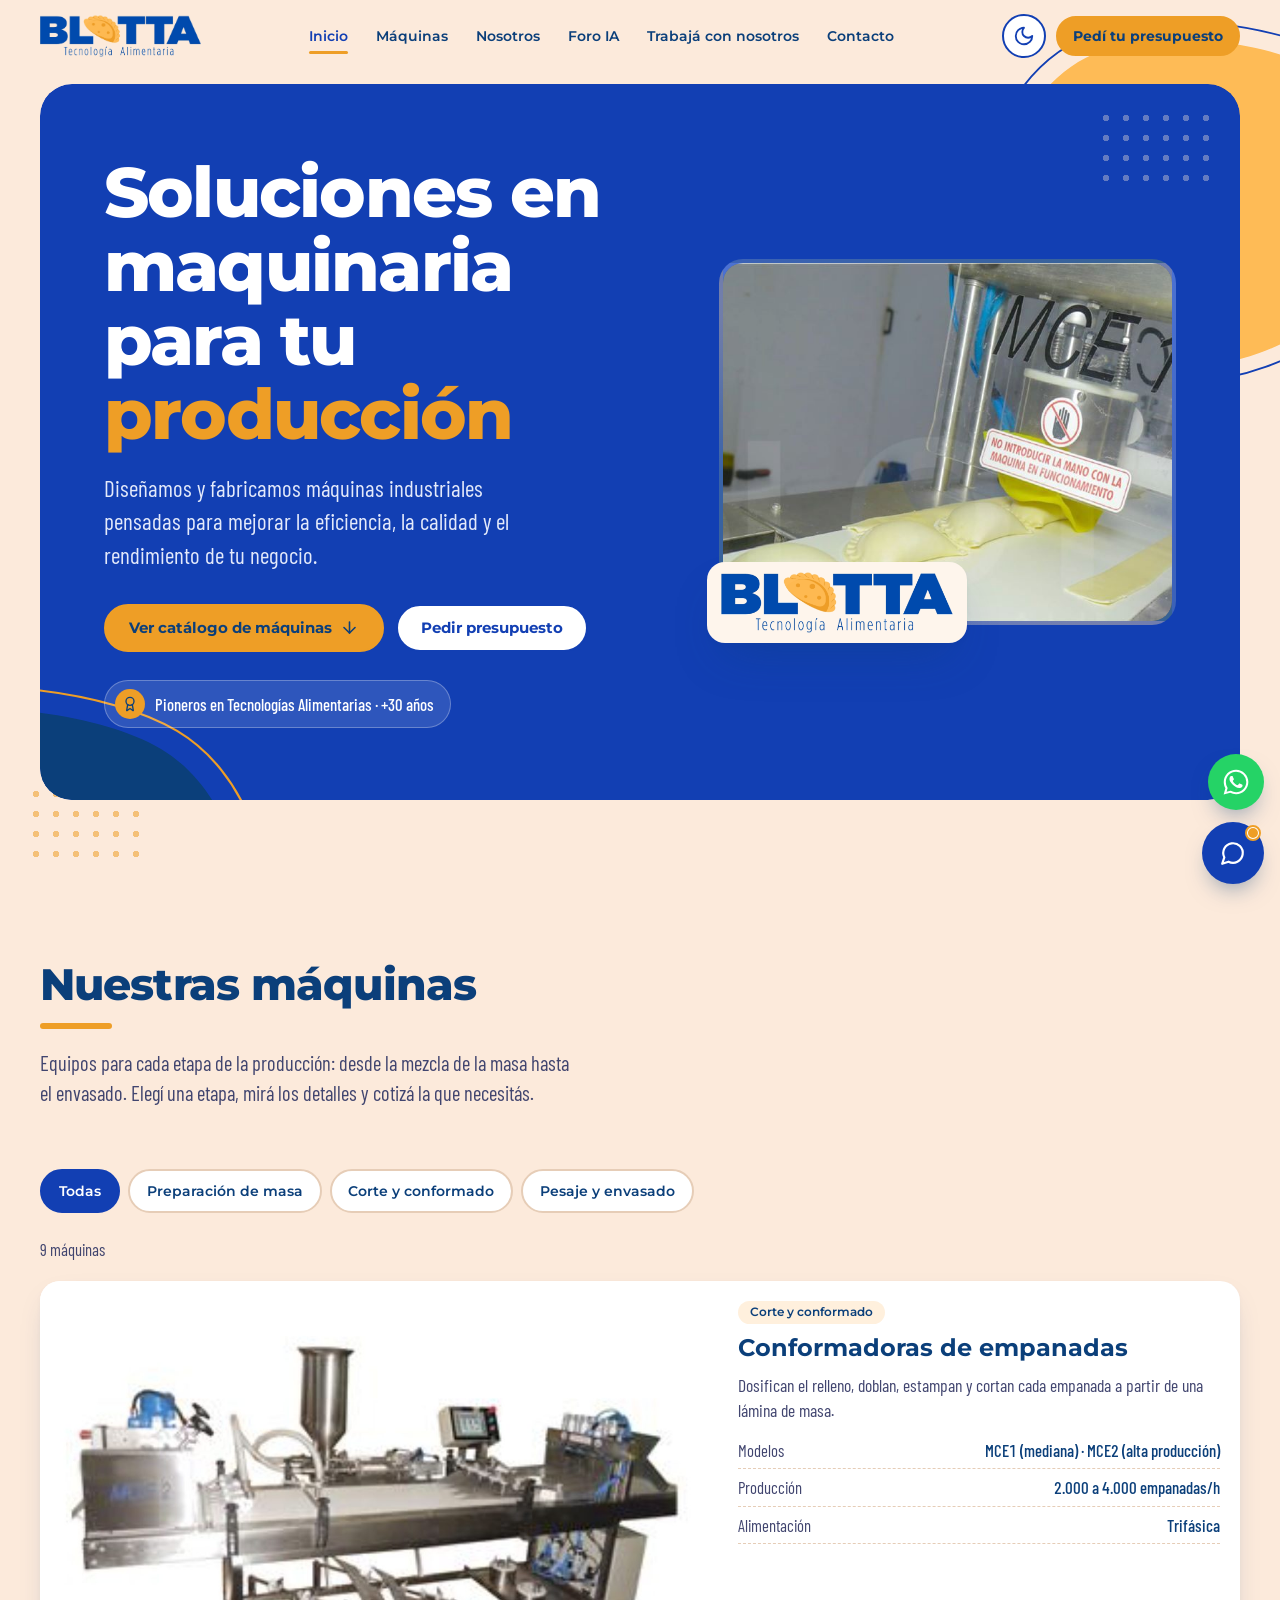
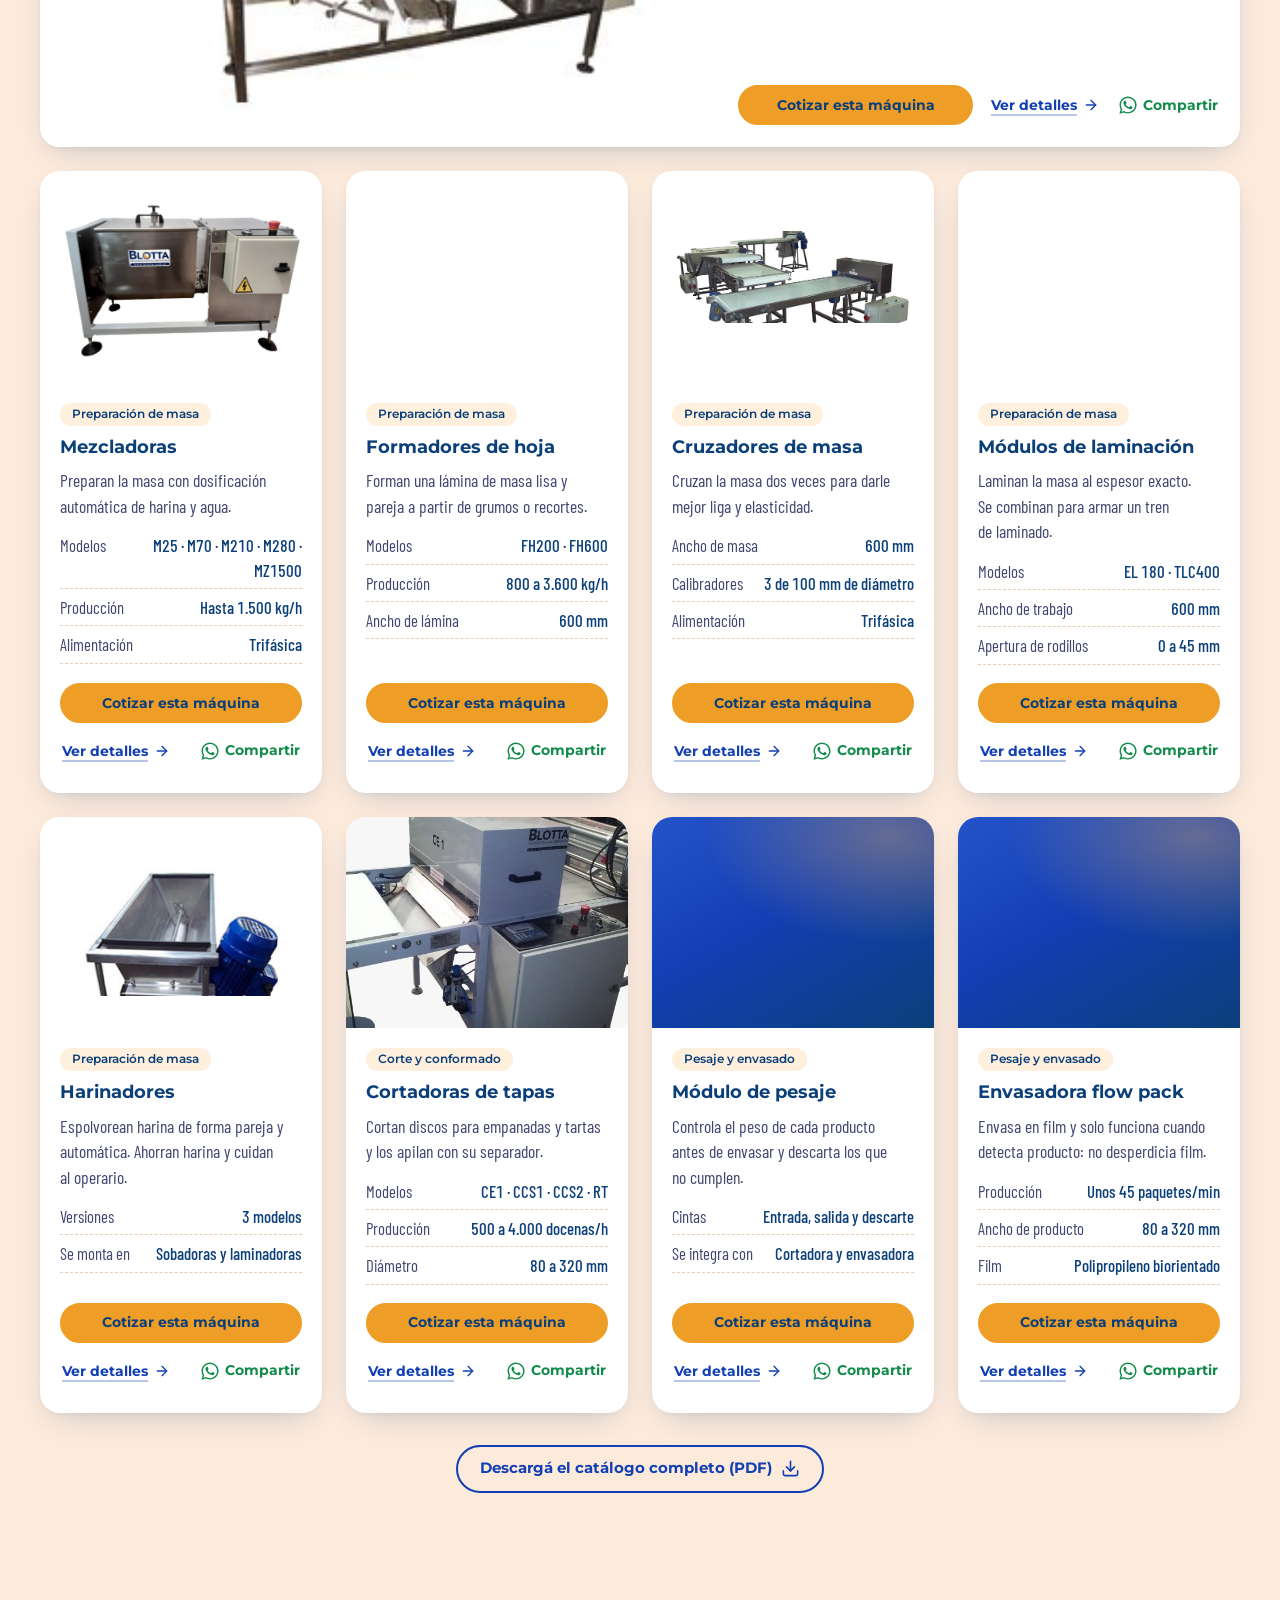
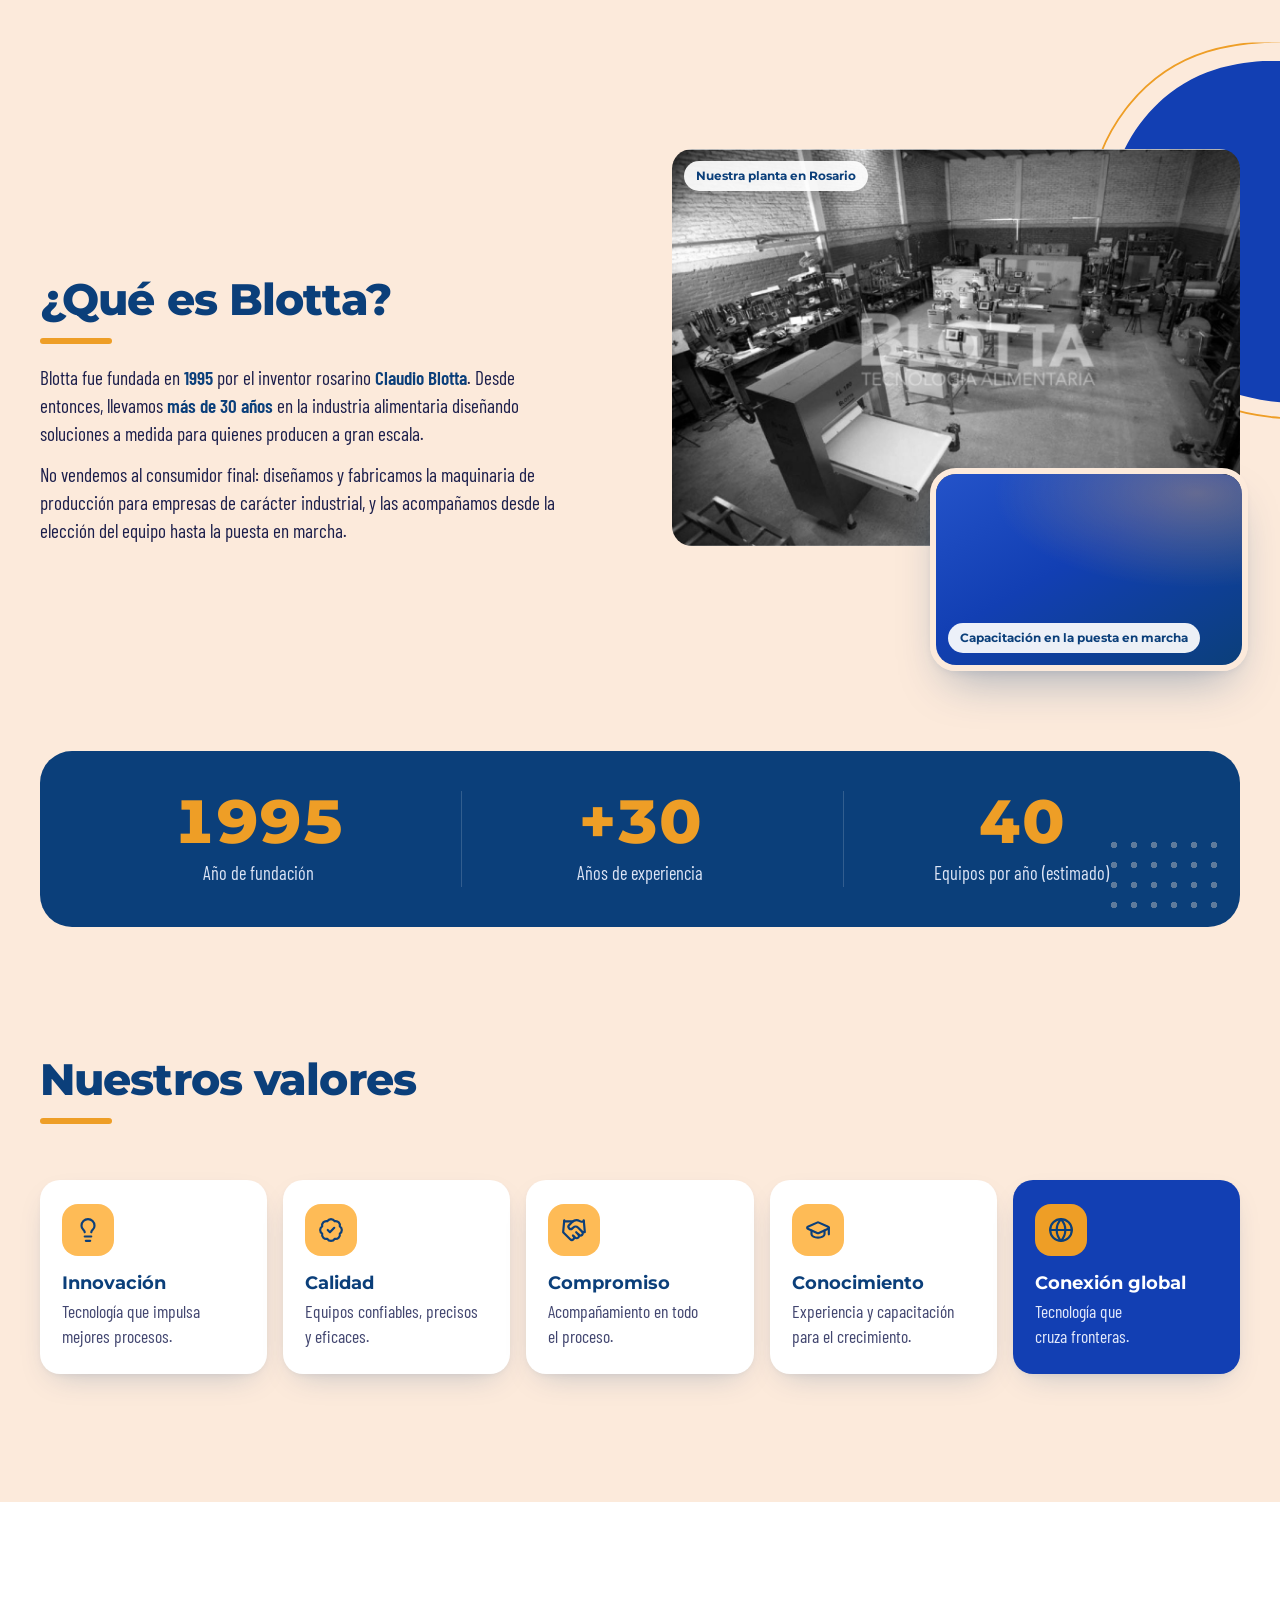
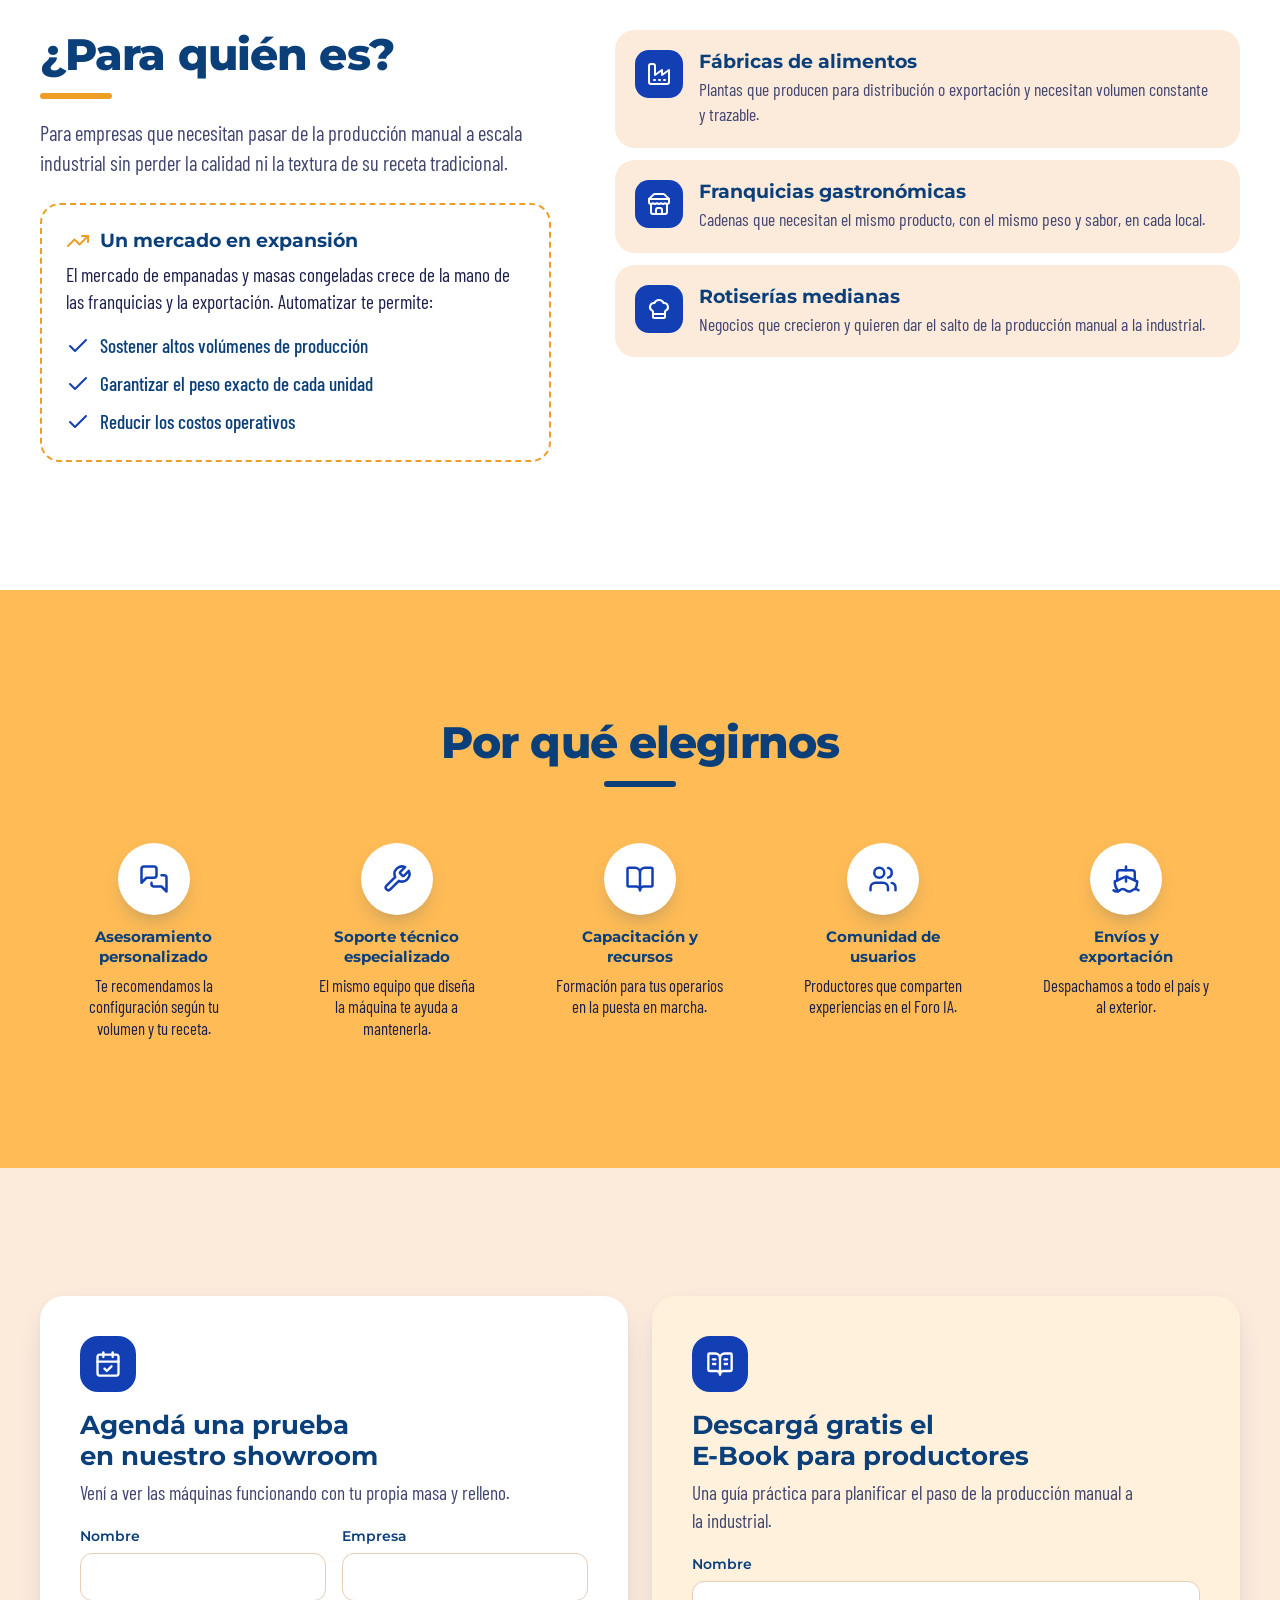
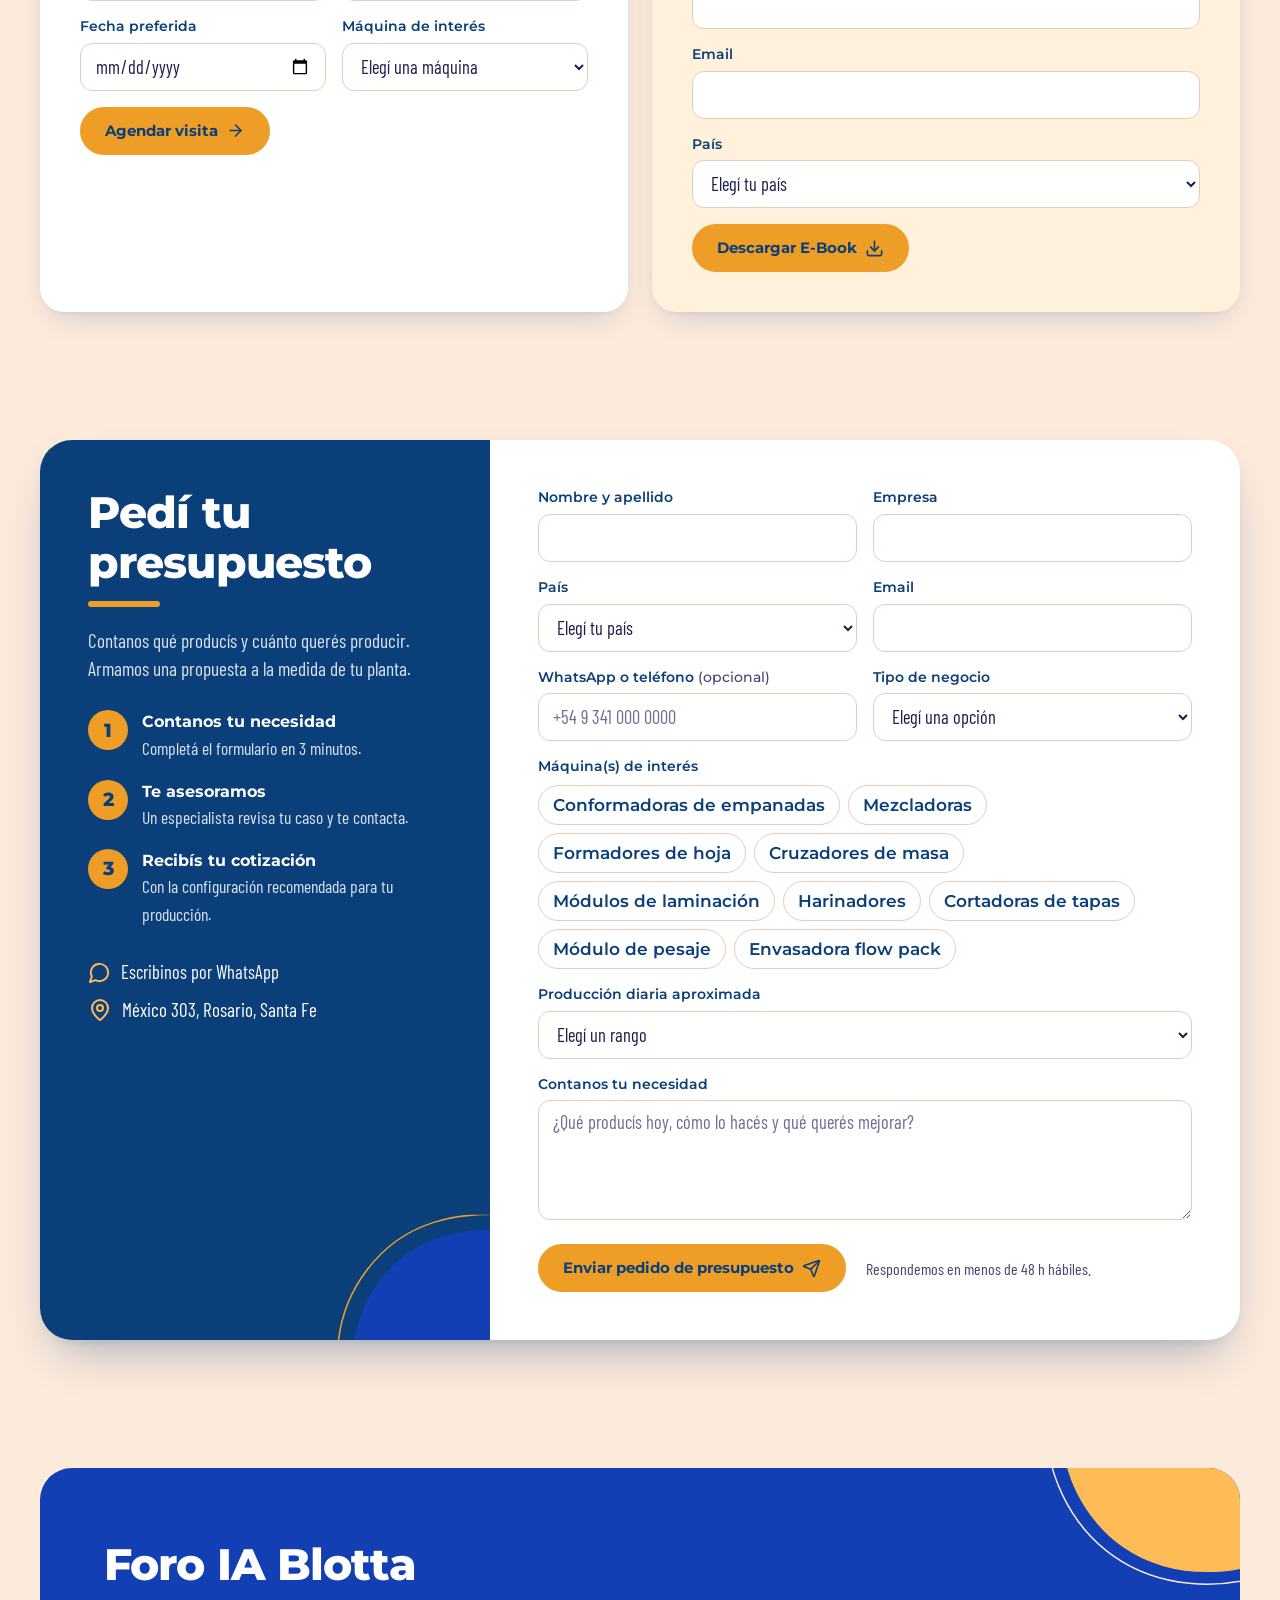
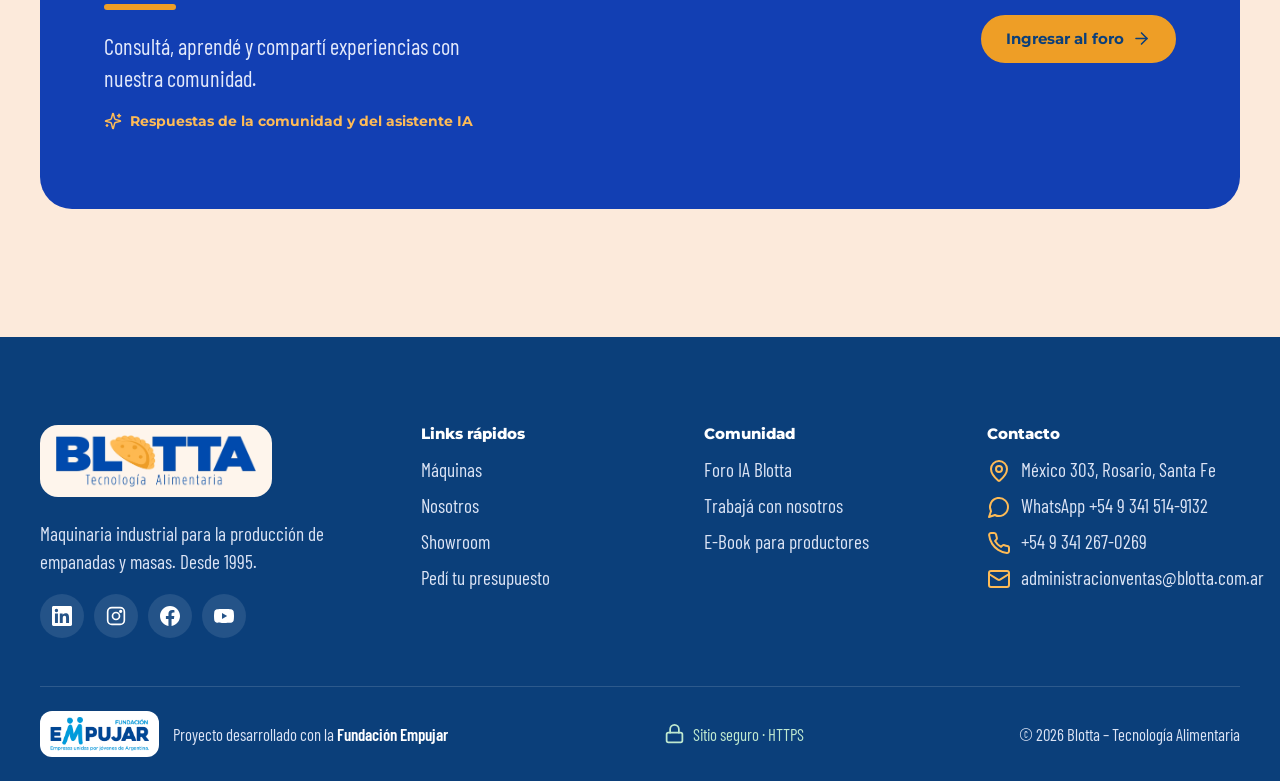
<file: index.html>
<!DOCTYPE html>
<html lang="es-AR">
<head>
  <meta charset="UTF-8">
  <meta name="viewport" content="width=device-width, initial-scale=1">
  <title>Blotta – Tecnología Alimentaria | Maquinaria para empanadas y masas</title>
  <meta name="description" content="Blotta diseña y fabrica maquinaria industrial para producir empanadas y masas desde Rosario, Argentina, desde 1995. Conocé las máquinas y pedí tu presupuesto.">
  <meta name="theme-color" content="#123FB3">

  <!-- Open Graph (vista previa al compartir en redes / WhatsApp) -->
  <meta property="og:type" content="website">
  <meta property="og:locale" content="es_AR">
  <meta property="og:title" content="Blotta – Tecnología Alimentaria">
  <meta property="og:description" content="Maquinaria industrial para la producción de empanadas y masas. Más de 30 años de experiencia. Pedí tu presupuesto.">
  <meta property="og:image" content="https://blotta-tecnologia-alimentaria.netlify.app/assets/fotos/conformadora.jpg">
  <meta property="og:image:width" content="1200">
  <meta property="og:image:height" content="500">
  <meta property="og:url" content="https://blotta-tecnologia-alimentaria.netlify.app/">
  <meta name="twitter:card" content="summary_large_image">

  <link rel="canonical" href="https://blotta-tecnologia-alimentaria.netlify.app/">
  <link rel="icon" href="assets/favicon.svg" type="image/svg+xml">
  <link rel="apple-touch-icon" href="assets/apple-touch-icon.png">
  <link rel="preload" as="image" href="assets/fotos/conformadora.jpg" fetchpriority="high">
  <script type="application/ld+json">
{
  "@context": "https://schema.org",
  "@type": "Organization",
  "@id": "https://blotta-tecnologia-alimentaria.netlify.app/#empresa",
  "name": "Blotta – Tecnología Alimentaria",
  "alternateName": "Blotta",
  "url": "https://blotta-tecnologia-alimentaria.netlify.app/",
  "logo": "https://blotta-tecnologia-alimentaria.netlify.app/assets/logo-blotta.png",
  "image": "https://blotta-tecnologia-alimentaria.netlify.app/assets/fotos/conformadora.jpg",
  "description": "Diseño y fabricación de maquinaria industrial para la producción de empanadas, tapas y masas: mezcladoras, laminación, conformadoras, cortadoras, pesaje y envasado.",
  "foundingDate": "1995",
  "founder": {
    "@type": "Person",
    "name": "Claudio Blotta"
  },
  "telephone": "+54 9 341 267-0269",
  "email": "administracionventas@blotta.com.ar",
  "address": {
    "@type": "PostalAddress",
    "streetAddress": "México 303",
    "addressLocality": "Rosario",
    "addressRegion": "Santa Fe",
    "postalCode": "S2007",
    "addressCountry": "AR"
  },
  "contactPoint": [
    {
      "@type": "ContactPoint",
      "contactType": "sales",
      "telephone": "+54 9 341 514-9132",
      "email": "administracionventas@blotta.com.ar",
      "availableLanguage": [
        "es"
      ],
      "areaServed": [
        "AR",
        "Americas",
        "Europe"
      ]
    }
  ],
  "sameAs": [
    "https://www.facebook.com/BlottaTA",
    "https://www.instagram.com/blottatecnologiaalimentaria_/",
    "https://www.youtube.com/channel/UCwh2Pbo2tewd93d1icCb9Kg",
    "https://www.linkedin.com/in/osvaldo-blotta-901a4a84/"
  ]
}
  </script>

  <link rel="preconnect" href="https://fonts.googleapis.com">
  <link rel="preconnect" href="https://fonts.gstatic.com" crossorigin>
  <link href="https://fonts.googleapis.com/css2?family=Barlow+Condensed:wght@400;500;600&family=Montserrat:wght@600;700;800&display=swap" rel="stylesheet">
  <link rel="stylesheet" href="styles.css">
  <!-- El sitio trae su propio modo oscuro: le pedimos a extensiones tipo Dark Reader que no lo modifiquen -->
  <meta name="darkreader-lock">
  <script>
    /* Tema antes de pintar (evita el parpadeo): elección guardada o la del sistema */
    (function () {
      var d = document.documentElement, t = null;
      d.classList.add('js');
      try { t = localStorage.getItem('tema'); } catch (e) {}
      if (t !== 'claro' && t !== 'oscuro') t = matchMedia('(prefers-color-scheme: dark)').matches ? 'oscuro' : 'claro';
      d.dataset.tema = t;
      /* El botón sol/luna funciona desde el primer instante, aunque el resto de la página siga cargando */
      document.addEventListener('click', function (e) {
        var btn = e.target && e.target.closest ? e.target.closest('#btn-tema') : null;
        if (!btn) return;
        var nuevo = d.dataset.tema === 'oscuro' ? 'claro' : 'oscuro';
        var cambiar = function () {
          d.dataset.tema = nuevo;
          document.dispatchEvent(new CustomEvent('tema-cambiado'));
        };
        try { localStorage.setItem('tema', nuevo); } catch (err) {}
        /* Animación: el nuevo modo se expande en círculo sin mezclar transiciones intermedias */
        var r = btn.getBoundingClientRect();
        d.style.setProperty('--tema-x', (r.left + r.width / 2) + 'px');
        d.style.setProperty('--tema-y', (r.top + r.height / 2) + 'px');
        if (document.startViewTransition && !matchMedia('(prefers-reduced-motion: reduce)').matches) {
          d.classList.add('vt-tema');
          var vt = document.startViewTransition(cambiar);
          var limpiar = function () { d.classList.remove('vt-tema'); };
          vt.ready.catch(function () {});
          vt.finished.then(limpiar, limpiar);
        } else cambiar();
      });
    })();
  </script>
</head>
<body>
  <!-- Formas decorativas reutilizables (blob de la marca) -->
  <svg width="0" height="0" style="position:absolute" aria-hidden="true">
    <symbol id="forma-blob" viewBox="0 0 520 420">
      <path d="M421 39c62 37 92 121 76 192-16 72-79 131-152 157-73 27-158 20-219-23C65 322 28 245 34 172 40 99 89 32 160 10c71-23 199-8 261 29z"/>
    </symbol>
  </svg>

  <a class="skip-link" href="#contenido">Saltar al contenido</a>

  <!-- ================= HEADER ================= -->
  <header class="header" id="header">
    <div class="contenedor header__barra">
      <a class="header__logo" href="index.html" aria-label="Blotta – Tecnología Alimentaria, inicio">
        <img class="logo--claro" src="assets/logo-blotta.png" alt="Blotta – Tecnología Alimentaria" width="895" height="234" decoding="async">
        <img class="logo--oscuro" src="assets/logo-blotta-blanco.png" alt="Blotta – Tecnología Alimentaria" width="895" height="234" decoding="async">
      </a>
      <nav class="nav" aria-label="Principal">
        <ul class="nav__lista">
          <li><a class="nav__link" href="#inicio">Inicio</a></li>
          <li><a class="nav__link" href="#maquinas">Máquinas</a></li>
          <li><a class="nav__link" href="#nosotros">Nosotros</a></li>
          <li><a class="nav__link" href="foro.html">Foro IA</a></li>
          <li><a class="nav__link" href="trabaja-con-nosotros.html">Trabajá con nosotros</a></li>
          <li><a class="nav__link" href="#presupuesto">Contacto</a></li>
        </ul>
      </nav>
      <div class="header__acciones">
        <button class="tema-toggle" id="btn-tema" type="button" aria-pressed="false" aria-label="Activar modo oscuro" title="Cambiar a modo oscuro">
          <svg class="icono-luna" viewBox="0 0 24 24" fill="none" stroke="currentColor" stroke-width="2" stroke-linecap="round" stroke-linejoin="round" aria-hidden="true"><path d="M12 3a6 6 0 0 0 9 9 9 9 0 1 1-9-9Z"/></svg>
          <svg class="icono-sol" viewBox="0 0 24 24" fill="none" stroke="currentColor" stroke-width="2" stroke-linecap="round" stroke-linejoin="round" aria-hidden="true"><circle cx="12" cy="12" r="4"/><path d="M12 2v2M12 20v2M4.93 4.93l1.41 1.41M17.66 17.66l1.41 1.41M2 12h2M20 12h2M6.34 17.66l-1.41 1.41M19.07 4.93l-1.41 1.41"/></svg>
        </button>
        <a class="btn btn--cta btn--chico header__cta" href="#presupuesto">Pedí tu presupuesto</a>
        <button class="hamburguesa" id="btn-menu" type="button" aria-label="Abrir menú" aria-expanded="false" aria-controls="menu-movil">
          <svg class="icono-menu" viewBox="0 0 24 24" fill="none" stroke="currentColor" stroke-width="2" stroke-linecap="round" stroke-linejoin="round" aria-hidden="true"><line x1="4" x2="20" y1="12" y2="12"/><line x1="4" x2="20" y1="6" y2="6"/><line x1="4" x2="20" y1="18" y2="18"/></svg>
          <svg class="icono-cerrar" viewBox="0 0 24 24" fill="none" stroke="currentColor" stroke-width="2" stroke-linecap="round" stroke-linejoin="round" aria-hidden="true"><path d="M18 6 6 18"/><path d="m6 6 12 12"/></svg>
        </button>
      </div>
    </div>
  </header>
  <nav class="menu-movil" id="menu-movil" aria-label="Menú móvil" hidden>
    <ul>
      <li><a href="#inicio">Inicio</a></li>
      <li><a href="#maquinas">Máquinas</a></li>
      <li><a href="#nosotros">Nosotros</a></li>
      <li><a href="foro.html">Foro IA</a></li>
      <li><a href="trabaja-con-nosotros.html">Trabajá con nosotros</a></li>
      <li><a href="#presupuesto">Contacto</a></li>
    </ul>
    <a class="btn btn--cta" href="#presupuesto">Pedí tu presupuesto</a>
  </nav>

  <main id="contenido">

    <!-- ================= 1. HERO ================= -->
    <section class="hero" id="inicio" aria-labelledby="hero-titulo">
      <svg class="blob blob--naranja" viewBox="0 0 520 420" style="width:min(46vw,420px);top:40px;right:-120px" aria-hidden="true">
        <use href="#forma-blob" class="relleno"/>
        <use href="#forma-blob" class="linea" transform="translate(-26 -22) scale(1.1)"/>
      </svg>
      <div class="puntos" style="left:2%;bottom:24px" aria-hidden="true"></div>

      <div class="contenedor">
        <div class="hero__panel">
          <svg class="blob blob--marino" viewBox="0 0 520 420" style="width:520px;left:-300px;bottom:-330px" aria-hidden="true">
            <use href="#forma-blob" class="relleno"/>
            <use href="#forma-blob" class="linea" transform="translate(-26 -22) scale(1.1)"/>
          </svg>
          <div class="puntos puntos--crema" style="right:24px;top:24px" aria-hidden="true"></div>

          <div class="hero__texto">
            <h1 class="hero__titulo anim" id="hero-titulo">Soluciones en maquinaria para tu <em>producción</em></h1>
            <p class="hero__bajada anim" style="--d:120ms">Diseñamos y fabricamos máquinas industriales pensadas para mejorar la eficiencia, la calidad y el rendimiento de tu negocio.</p>
            <div class="hero__acciones anim" style="--d:220ms">
              <a class="btn btn--cta" href="#maquinas">Ver catálogo de máquinas <i data-lucide="arrow-down" aria-hidden="true"></i></a>
              <a class="btn btn--claro" href="#presupuesto">Pedir presupuesto</a>
            </div>
            <p class="hero__sello anim" style="--d:320ms">
              <span class="icono-circulo"><i data-lucide="award" aria-hidden="true"></i></span>
              Pioneros en Tecnologías Alimentarias · +30 años
            </p>
          </div>

          <div class="hero__media anim" style="--d:180ms">
            <img class="foto" src="assets/fotos/conformadora.jpg" alt="Conformadora de empanadas Blotta MCE1 produciendo empanadas" width="1200" height="500" style="object-position:38% 50%" fetchpriority="high">
            <div class="hero__logo-card">
              <img src="assets/logo-blotta.png" alt="" width="895" height="234" decoding="async">
            </div>
          </div>
        </div>
      </div>
    </section>

    <!-- ================= 2. CATÁLOGO ================= -->
    <section class="seccion" id="maquinas" aria-labelledby="maquinas-titulo" style="padding-top:clamp(40px,6vw,72px)">
      <div class="contenedor">
        <div class="cabecera-seccion reveal">
          <h2 class="titulo" id="maquinas-titulo">Nuestras máquinas</h2>
          <p class="bajada">Equipos para cada etapa de la producción: desde la mezcla de la masa hasta el envasado. Elegí una etapa, mirá los detalles y cotizá la que necesitás.</p>
        </div>

        <div class="filtros" role="group" aria-label="Filtrar máquinas por categoría" id="filtros">
          <button class="filtro" type="button" data-filtro="todas" aria-pressed="true">Todas</button>
          <button class="filtro" type="button" data-filtro="masa" aria-pressed="false">Preparación de masa</button>
          <button class="filtro" type="button" data-filtro="conformado" aria-pressed="false">Corte y conformado</button>
          <button class="filtro" type="button" data-filtro="final" aria-pressed="false">Pesaje y envasado</button>
        </div>
        <p class="filtros__conteo" id="conteo" aria-live="polite"></p>

        <!-- Las tarjetas se generan desde el array MAQUINAS en main.js -->
        <div class="grilla-maquinas" id="grilla-maquinas"></div>
        <p class="catalogo-pdf reveal">
          <a class="btn btn--borde" href="assets/catalogo-blotta.pdf" download>Descargá el catálogo completo (PDF) <i data-lucide="download" aria-hidden="true"></i></a>
        </p>
      </div>
    </section>

    <!-- ================= 3. NOSOTROS ================= -->
    <section class="seccion" id="nosotros" aria-labelledby="nosotros-titulo">
      <svg class="blob" viewBox="0 0 520 420" style="width:min(50vw,440px);right:-240px;top:40px" aria-hidden="true">
        <use href="#forma-blob" class="relleno"/>
        <use href="#forma-blob" class="linea" transform="translate(-26 -22) scale(1.1)"/>
      </svg>
      <div class="contenedor">
        <div class="nosotros__grid">
          <div class="nosotros__texto reveal">
            <h2 class="titulo" id="nosotros-titulo">¿Qué es Blotta?</h2>
            <p>Blotta fue fundada en <strong>1995</strong> por el inventor rosarino <strong>Claudio Blotta</strong>. Desde entonces, llevamos <strong>más de 30 años</strong> en la industria alimentaria diseñando soluciones a medida para quienes producen a gran escala.</p>
            <p>No vendemos al consumidor final: diseñamos y fabricamos la maquinaria de producción para empresas de carácter industrial, y las acompañamos desde la elección del equipo hasta la puesta en marcha.</p>
          </div>
          <div class="nosotros__media reveal" style="--d:120ms">
            <figure class="nosotros__foto nosotros__foto--principal">
              <img class="foto" src="assets/fotos/fabrica.jpg" alt="Planta de Blotta en Rosario, con máquinas en fabricación" width="1200" height="838" loading="lazy" decoding="async">
              <figcaption>Nuestra planta en Rosario</figcaption>
            </figure>
            <figure class="nosotros__foto nosotros__foto--secundaria">
              <img class="foto" src="assets/fotos/capacitacion.jpg" alt="Capacitación de Blotta a un equipo de producción con la conformadora MCE1" width="1200" height="675" loading="lazy" decoding="async">
              <figcaption>Capacitación en la puesta en marcha</figcaption>
            </figure>
          </div>
        </div>

        <div class="contadores reveal" aria-label="Blotta en números">
          <div class="puntos puntos--crema" style="right:16px;bottom:12px" aria-hidden="true"></div>
          <div class="contador">
            <span class="contador__numero" data-contar="1995" data-desde="1960">1995</span>
            <span class="contador__etiqueta">Año de fundación</span>
          </div>
          <div class="contador">
            <span class="contador__numero" data-contar="30" data-prefijo="+">+30</span>
            <span class="contador__etiqueta">Años de experiencia</span>
          </div>
          <div class="contador">
            <span class="contador__numero" data-contar="40">40</span>
            <span class="contador__etiqueta">Equipos por año (estimado)</span>
          </div>
        </div>
      </div>
    </section>

    <!-- ================= 4. VALORES ================= -->
    <section class="seccion" id="valores" aria-labelledby="valores-titulo" style="padding-top:0">
      <div class="contenedor">
        <div class="cabecera-seccion reveal">
          <h2 class="titulo" id="valores-titulo">Nuestros valores</h2>
        </div>
        <ul class="valores">
          <li class="valor reveal">
            <div class="valor__icono"><i data-lucide="lightbulb" aria-hidden="true"></i></div>
            <h3>Innovación</h3>
            <p>Tecnología que impulsa mejores procesos.</p>
          </li>
          <li class="valor reveal" style="--d:60ms">
            <div class="valor__icono"><i data-lucide="badge-check" aria-hidden="true"></i></div>
            <h3>Calidad</h3>
            <p>Equipos confiables, precisos y eficaces.</p>
          </li>
          <li class="valor reveal" style="--d:110ms">
            <div class="valor__icono"><i data-lucide="handshake" aria-hidden="true"></i></div>
            <h3>Compromiso</h3>
            <p>Acompañamiento en todo el proceso.</p>
          </li>
          <li class="valor reveal" style="--d:150ms">
            <div class="valor__icono"><i data-lucide="graduation-cap" aria-hidden="true"></i></div>
            <h3>Conocimiento</h3>
            <p>Experiencia y capacitación para el crecimiento.</p>
          </li>
          <li class="valor valor--destacado reveal" style="--d:180ms">
            <div class="valor__icono"><i data-lucide="globe" aria-hidden="true"></i></div>
            <h3>Conexión global</h3>
            <p>Tecnología que cruza fronteras.</p>
          </li>
        </ul>
      </div>
    </section>

    <!-- ================= 5. ¿PARA QUIÉN ES? ================= -->
    <section class="seccion para-quien" id="para-quien" aria-labelledby="para-quien-titulo">
      <div class="contenedor para-quien__grid">
        <div class="reveal">
          <h2 class="titulo" id="para-quien-titulo">¿Para quién es?</h2>
          <p class="bajada">Para empresas que necesitan pasar de la producción manual a escala industrial sin perder la calidad ni la textura de su receta tradicional.</p>

          <div class="mercado">
            <h3><i data-lucide="trending-up" aria-hidden="true"></i> Un mercado en expansión</h3>
            <p>El mercado de empanadas y masas congeladas crece de la mano de las franquicias y la exportación. Automatizar te permite:</p>
            <ul class="beneficios">
              <li><i data-lucide="check" aria-hidden="true"></i> Sostener altos volúmenes de producción</li>
              <li><i data-lucide="check" aria-hidden="true"></i> Garantizar el peso exacto de cada unidad</li>
              <li><i data-lucide="check" aria-hidden="true"></i> Reducir los costos operativos</li>
            </ul>
          </div>
        </div>

        <ul class="audiencias">
          <li class="audiencia reveal">
            <span class="audiencia__icono"><i data-lucide="factory" aria-hidden="true"></i></span>
            <div>
              <h3>Fábricas de alimentos</h3>
              <p>Plantas que producen para distribución o exportación y necesitan volumen constante y trazable.</p>
            </div>
          </li>
          <li class="audiencia reveal" style="--d:70ms">
            <span class="audiencia__icono"><i data-lucide="store" aria-hidden="true"></i></span>
            <div>
              <h3>Franquicias gastronómicas</h3>
              <p>Cadenas que necesitan el mismo producto, con el mismo peso y sabor, en cada local.</p>
            </div>
          </li>
          <li class="audiencia reveal" style="--d:120ms">
            <span class="audiencia__icono"><i data-lucide="chef-hat" aria-hidden="true"></i></span>
            <div>
              <h3>Rotiserías medianas</h3>
              <p>Negocios que crecieron y quieren dar el salto de la producción manual a la industrial.</p>
            </div>
          </li>
        </ul>
      </div>
    </section>

    <!-- ================= 6. POR QUÉ ELEGIRNOS ================= -->
    <section class="seccion servicios" id="servicios" aria-labelledby="servicios-titulo">
      <div class="contenedor">
        <div class="cabecera-seccion cabecera-seccion--centro reveal">
          <h2 class="titulo titulo--centro" id="servicios-titulo">Por qué elegirnos</h2>
        </div>
        <ul class="servicios__lista">
          <li class="servicio reveal"><span class="servicio__icono"><i data-lucide="messages-square" aria-hidden="true"></i></span><span>Asesoramiento personalizado</span><small>Te recomendamos la configuración según tu volumen y tu receta.</small></li>
          <li class="servicio reveal" style="--d:50ms"><span class="servicio__icono"><i data-lucide="wrench" aria-hidden="true"></i></span><span>Soporte técnico especializado</span><small>El mismo equipo que diseña la máquina te ayuda a mantenerla.</small></li>
          <li class="servicio reveal" style="--d:90ms"><span class="servicio__icono"><i data-lucide="book-open" aria-hidden="true"></i></span><span>Capacitación y recursos</span><small>Formación para tus operarios en la puesta en marcha.</small></li>
          <li class="servicio reveal" style="--d:120ms"><span class="servicio__icono"><i data-lucide="users" aria-hidden="true"></i></span><span>Comunidad de usuarios</span><small>Productores que comparten experiencias en el Foro IA.</small></li>
          <li class="servicio reveal" style="--d:140ms"><span class="servicio__icono"><i data-lucide="ship" aria-hidden="true"></i></span><span>Envíos y exportación</span><small>Despachamos a todo el país y al exterior.</small></li>
        </ul>
      </div>
    </section>

    <!-- ================= 7. SHOWROOM Y E-BOOK ================= -->
    <section class="seccion" id="showroom" aria-label="Showroom y E-Book">
      <div class="contenedor dos-tarjetas">

        <article class="tarjeta reveal" aria-labelledby="showroom-titulo">
          <div class="tarjeta__icono"><i data-lucide="calendar-check" aria-hidden="true"></i></div>
          <h3 id="showroom-titulo">Agendá una prueba en nuestro showroom</h3>
          <p>Vení a ver las máquinas funcionando con tu propia masa y relleno.</p>
          <form id="form-showroom" class="form-grid form-grid--2" novalidate>
            <div class="campo">
              <label for="sh-nombre">Nombre</label>
              <input id="sh-nombre" name="nombre" type="text" autocomplete="name" required>
              <p class="campo__error" id="sh-nombre-error"></p>
            </div>
            <div class="campo">
              <label for="sh-empresa">Empresa</label>
              <input id="sh-empresa" name="empresa" type="text" autocomplete="organization" required>
              <p class="campo__error" id="sh-empresa-error"></p>
            </div>
            <div class="campo">
              <label for="sh-fecha">Fecha preferida</label>
              <input id="sh-fecha" name="fecha" type="date" required>
              <p class="campo__error" id="sh-fecha-error"></p>
            </div>
            <div class="campo">
              <label for="sh-maquina">Máquina de interés</label>
              <select id="sh-maquina" name="maquina" required data-opciones-maquinas>
                <option value="">Elegí una máquina</option>
              </select>
              <p class="campo__error" id="sh-maquina-error"></p>
            </div>
            <div class="campo--ancho">
              <button class="btn btn--cta" type="submit">Agendar visita <i data-lucide="arrow-right" aria-hidden="true"></i></button>
            </div>
          </form>
          <div class="exito" id="showroom-exito" role="status" hidden tabindex="-1">
            <i data-lucide="circle-check" aria-hidden="true"></i>
            <div><strong>¡Listo! Recibimos tu pedido de visita.</strong>Te escribimos para confirmar el día y el horario.</div>
          </div>
        </article>

        <article class="tarjeta tarjeta--destacada reveal" style="--d:100ms" aria-labelledby="ebook-titulo">
          <div class="tarjeta__icono"><i data-lucide="book-open-text" aria-hidden="true"></i></div>
          <h3 id="ebook-titulo">Descargá gratis el E&#8209;Book para productores</h3>
          <p>Una guía práctica para planificar el paso de la producción manual a la industrial.</p>
          <form id="form-ebook" class="form-grid" novalidate>
            <div class="campo">
              <label for="eb-nombre">Nombre</label>
              <input id="eb-nombre" name="nombre" type="text" autocomplete="name" required>
              <p class="campo__error" id="eb-nombre-error"></p>
            </div>
            <div class="campo">
              <label for="eb-email">Email</label>
              <input id="eb-email" name="email" type="email" autocomplete="email" inputmode="email" required>
              <p class="campo__error" id="eb-email-error"></p>
            </div>
            <div class="campo">
              <label for="eb-pais">País</label>
              <select id="eb-pais" name="pais" required data-opciones-paises>
                <option value="">Elegí tu país</option>
              </select>
              <p class="campo__error" id="eb-pais-error"></p>
            </div>
            <div>
              <button class="btn btn--cta" type="submit">Descargar E-Book <i data-lucide="download" aria-hidden="true"></i></button>
            </div>
          </form>
          <div class="exito" id="ebook-exito" role="status" hidden tabindex="-1">
            <i data-lucide="circle-check" aria-hidden="true"></i>
            <div><strong>¡Listo! Tu E-Book ya está disponible.</strong>
              <a class="btn btn--cta btn--chico" href="assets/ebook-blotta.pdf" download="Guia-Blotta-produccion-industrial.pdf" style="margin-top:10px">Descargar la guía (PDF) <i data-lucide="download" aria-hidden="true"></i></a>
            </div>
          </div>
        </article>

      </div>
    </section>

    <!-- ================= 8. PRESUPUESTO ================= -->
    <section class="seccion" id="presupuesto" aria-labelledby="presupuesto-titulo" style="padding-top:0">
      <div class="contenedor">
        <div class="presupuesto__caja reveal">
          <div class="presupuesto__lado">
            <svg class="blob" viewBox="0 0 520 420" style="width:360px;right:-200px;bottom:-180px" aria-hidden="true">
              <use href="#forma-blob" class="relleno"/>
              <use href="#forma-blob" class="linea" transform="translate(-26 -22) scale(1.1)"/>
            </svg>
            <h2 class="titulo titulo--claro" id="presupuesto-titulo">Pedí tu presupuesto</h2>
            <p>Contanos qué producís y cuánto querés producir. Armamos una propuesta a la medida de tu planta.</p>
            <ol class="pasos">
              <li><div><strong>Contanos tu necesidad</strong><span>Completá el formulario en 3 minutos.</span></div></li>
              <li><div><strong>Te asesoramos</strong><span>Un especialista revisa tu caso y te contacta.</span></div></li>
              <li><div><strong>Recibís tu cotización</strong><span>Con la configuración recomendada para tu producción.</span></div></li>
            </ol>
            <div class="contacto-directo">
              <a href="#" data-whatsapp><i data-lucide="message-circle" aria-hidden="true"></i> Escribinos por WhatsApp</a>
              <span style="display:inline-flex;gap:10px;align-items:center"><i data-lucide="map-pin" aria-hidden="true" style="color:var(--naranja-claro)"></i> México 303, Rosario, Santa Fe</span>
            </div>
          </div>

          <div class="presupuesto__form">
            <form id="form-presupuesto" class="form-grid form-grid--2" novalidate>
              <p class="seleccion-aviso campo--ancho" id="pr-seleccion" role="status" hidden></p>
              <div class="campo">
                <label for="pr-nombre">Nombre y apellido</label>
                <input id="pr-nombre" name="nombre" type="text" autocomplete="name" required>
                <p class="campo__error" id="pr-nombre-error"></p>
              </div>
              <div class="campo">
                <label for="pr-empresa">Empresa</label>
                <input id="pr-empresa" name="empresa" type="text" autocomplete="organization" required>
                <p class="campo__error" id="pr-empresa-error"></p>
              </div>
              <div class="campo">
                <label for="pr-pais">País</label>
                <select id="pr-pais" name="pais" required data-opciones-paises>
                  <option value="">Elegí tu país</option>
                </select>
                <p class="campo__error" id="pr-pais-error"></p>
              </div>
              <div class="campo">
                <label for="pr-email">Email</label>
                <input id="pr-email" name="email" type="email" autocomplete="email" inputmode="email" required>
                <p class="campo__error" id="pr-email-error"></p>
              </div>
              <div class="campo">
                <label for="pr-whatsapp">WhatsApp o teléfono <span class="opcional">(opcional)</span></label>
                <input id="pr-whatsapp" name="whatsapp" type="tel" autocomplete="tel" inputmode="tel" placeholder="+54 9 341 000 0000">
                <p class="campo__error" id="pr-whatsapp-error"></p>
              </div>
              <div class="campo">
                <label for="pr-negocio">Tipo de negocio</label>
                <select id="pr-negocio" name="negocio" required>
                  <option value="">Elegí una opción</option>
                  <option value="fabrica">Fábrica de alimentos</option>
                  <option value="franquicia">Franquicia gastronómica</option>
                  <option value="rotiseria">Rotisería</option>
                  <option value="otro">Otro</option>
                </select>
                <p class="campo__error" id="pr-negocio-error"></p>
              </div>
              <fieldset class="campo campo--ancho selector-maquinas" aria-describedby="pr-maquinas-error">
                <legend>Máquina(s) de interés</legend>
                <div class="chips-check" id="pr-maquinas" data-checks-maquinas></div>
                <p class="campo__error" id="pr-maquinas-error"></p>
              </fieldset>
              <div class="campo campo--ancho">
                <label for="pr-produccion">Producción diaria aproximada</label>
                <select id="pr-produccion" name="produccion" required>
                  <option value="">Elegí un rango</option>
                  <option>Menos de 500 unidades por día</option>
                  <option>500 a 2.000 unidades por día</option>
                  <option>2.000 a 5.000 unidades por día</option>
                  <option>5.000 a 10.000 unidades por día</option>
                  <option>Más de 10.000 unidades por día</option>
                </select>
                <p class="campo__error" id="pr-produccion-error"></p>
              </div>
              <div class="campo campo--ancho">
                <label for="pr-mensaje">Contanos tu necesidad</label>
                <textarea id="pr-mensaje" name="mensaje" rows="4" placeholder="¿Qué producís hoy, cómo lo hacés y qué querés mejorar?" required></textarea>
                <p class="campo__error" id="pr-mensaje-error"></p>
              </div>
              <div class="form-pie campo--ancho">
                <button class="btn btn--cta" type="submit">Enviar pedido de presupuesto <i data-lucide="send" aria-hidden="true"></i></button>
                <small>Respondemos en menos de 48 h hábiles.</small>
              </div>
            </form>
            <div class="exito" id="presupuesto-exito" role="status" hidden tabindex="-1">
              <i data-lucide="circle-check" aria-hidden="true"></i>
              <div>
                <strong>¡Gracias! Te contactamos en menos de 48 h hábiles.</strong>
                <span id="presupuesto-resumen"></span>
                <p style="margin-top:12px"><button class="btn btn--borde btn--chico" type="button" id="presupuesto-otro">Enviar otro pedido</button></p>
              </div>
            </div>
          </div>
        </div>
      </div>
    </section>

    <!-- ================= 9. FORO IA ================= -->
    <section class="seccion" id="foro" aria-labelledby="foro-titulo" style="padding-top:0;padding-bottom:0">
      <div class="contenedor">
        <div class="foro-bloque reveal">
          <svg class="blob blob--naranja" viewBox="0 0 520 420" style="width:340px;right:-140px;top:-160px" aria-hidden="true">
            <use href="#forma-blob" class="relleno"/>
            <use href="#forma-blob" class="linea" style="stroke:var(--crema)" transform="translate(-26 -22) scale(1.1)"/>
          </svg>
          <div>
            <h2 class="titulo titulo--claro" id="foro-titulo">Foro IA Blotta</h2>
            <p>Consultá, aprendé y compartí experiencias con nuestra comunidad.</p>
            <span class="foro-bloque__etiqueta"><i data-lucide="sparkles" aria-hidden="true"></i> Respuestas de la comunidad y del asistente IA</span>
          </div>
          <a class="btn btn--cta" href="foro.html">Ingresar al foro <i data-lucide="arrow-right" aria-hidden="true"></i></a>
        </div>
      </div>
    </section>
  </main>

  <!-- ================= 10. FOOTER ================= -->
  <footer class="footer">
    <div class="contenedor">
      <div class="footer__grid">
        <div class="footer__marca">
          <a class="footer__logo-card" href="index.html" aria-label="Blotta, inicio">
            <img src="assets/logo-blotta.png" alt="Blotta – Tecnología Alimentaria" width="895" height="234" loading="lazy" decoding="async">
          </a>
          <p>Maquinaria industrial para la producción de empanadas y masas. Desde 1995.</p>
          <div class="redes" aria-label="Redes sociales">
            <a href="https://www.linkedin.com/in/osvaldo-blotta-901a4a84/" target="_blank" rel="noopener" aria-label="LinkedIn de Blotta"><svg viewBox="0 0 24 24" fill="currentColor" aria-hidden="true"><path d="M20.45 20.45h-3.55v-5.57c0-1.33-.03-3.04-1.85-3.04-1.86 0-2.14 1.45-2.14 2.94v5.67H9.36V9h3.41v1.56h.05c.48-.9 1.64-1.85 3.37-1.85 3.6 0 4.27 2.37 4.27 5.46v6.28zM5.34 7.43a2.06 2.06 0 1 1 0-4.12 2.06 2.06 0 0 1 0 4.12zM7.12 20.45H3.56V9h3.56v11.45zM22.22 0H1.77C.79 0 0 .77 0 1.73v20.54C0 23.23.79 24 1.77 24h20.45c.98 0 1.78-.77 1.78-1.73V1.73C24 .77 23.2 0 22.22 0z"/></svg></a>
            <a href="https://www.instagram.com/blottatecnologiaalimentaria_/" target="_blank" rel="noopener" aria-label="Instagram de Blotta"><svg viewBox="0 0 24 24" fill="none" stroke="currentColor" stroke-width="2" aria-hidden="true"><rect x="2" y="2" width="20" height="20" rx="5"/><circle cx="12" cy="12" r="4.2"/><circle cx="17.6" cy="6.4" r="1" fill="currentColor"/></svg></a>
            <a href="https://www.facebook.com/BlottaTA" target="_blank" rel="noopener" aria-label="Facebook de Blotta"><svg viewBox="0 0 24 24" fill="currentColor" aria-hidden="true"><path d="M24 12.07C24 5.4 18.63 0 12 0S0 5.4 0 12.07C0 18.1 4.39 23.1 10.13 24v-8.44H7.08v-3.49h3.05V9.41c0-3.02 1.79-4.69 4.53-4.69 1.31 0 2.68.24 2.68.24v2.97h-1.51c-1.49 0-1.96.93-1.96 1.89v2.25h3.33l-.53 3.49h-2.8V24C19.61 23.1 24 18.1 24 12.07z"/></svg></a>
            <a href="https://www.youtube.com/channel/UCwh2Pbo2tewd93d1icCb9Kg" target="_blank" rel="noopener" aria-label="YouTube de Blotta"><svg viewBox="0 0 24 24" fill="currentColor" aria-hidden="true"><path d="M23.5 6.2a3 3 0 0 0-2.1-2.1C19.5 3.6 12 3.6 12 3.6s-7.5 0-9.4.5A3 3 0 0 0 .5 6.2 31 31 0 0 0 0 12a31 31 0 0 0 .5 5.8 3 3 0 0 0 2.1 2.1c1.9.5 9.4.5 9.4.5s7.5 0 9.4-.5a3 3 0 0 0 2.1-2.1A31 31 0 0 0 24 12a31 31 0 0 0-.5-5.8zM9.6 15.6V8.4l6.2 3.6-6.2 3.6z"/></svg></a>
          </div>
        </div>
        <nav aria-labelledby="f-links">
          <h2 id="f-links">Links rápidos</h2>
          <ul>
            <li><a href="#maquinas">Máquinas</a></li>
            <li><a href="#nosotros">Nosotros</a></li>
            <li><a href="#showroom">Showroom</a></li>
            <li><a href="#presupuesto">Pedí tu presupuesto</a></li>
          </ul>
        </nav>
        <nav aria-labelledby="f-comunidad">
          <h2 id="f-comunidad">Comunidad</h2>
          <ul>
            <li><a href="foro.html">Foro IA Blotta</a></li>
            <li><a href="trabaja-con-nosotros.html">Trabajá con nosotros</a></li>
            <li><a href="#showroom">E-Book para productores</a></li>
          </ul>
        </nav>
        <div>
          <h2>Contacto</h2>
          <ul>
            <li class="footer__dato"><i data-lucide="map-pin" aria-hidden="true"></i> <a href="https://maps.google.com/?q=M%C3%A9xico+303,+S2007+Rosario,+Santa+Fe" target="_blank" rel="noopener">México 303, Rosario, Santa Fe</a></li>
            <li class="footer__dato"><i data-lucide="message-circle" aria-hidden="true"></i> <a href="#" data-whatsapp>WhatsApp +54 9 341 514-9132</a></li>
            <li class="footer__dato"><i data-lucide="phone" aria-hidden="true"></i> <a href="tel:+5493412670269">+54 9 341 267-0269</a></li>
            <li class="footer__dato"><i data-lucide="mail" aria-hidden="true"></i> <a href="mailto:administracionventas@blotta.com.ar">administracionventas@blotta.com.ar</a></li>
          </ul>
        </div>
      </div>
      <div class="footer__base">
        <div class="empujar">
          <span class="empujar__logo"><img src="assets/logo-empujar.png" alt="Fundación Empujar" width="588" height="201" loading="lazy" decoding="async"></span>
          <span>Proyecto desarrollado con la <strong>Fundación Empujar</strong></span>
        </div>
        <span class="seguro"><i data-lucide="lock" aria-hidden="true"></i> Sitio seguro · HTTPS</span>
        <span>© <span data-anio>2026</span> Blotta – Tecnología Alimentaria</span>
      </div>
    </div>
  </footer>

  <!-- Modal de detalle de máquina (se llena desde main.js) -->
  <dialog class="modal" id="modal-maquina" aria-labelledby="modal-titulo">
    <button class="modal__cerrar" type="button" data-cerrar-modal aria-label="Cerrar detalles"><i data-lucide="x" aria-hidden="true"></i></button>
    <div class="modal__interior" id="modal-contenido"></div>
  </dialog>

  <!-- Íconos Lucide (versión fija, carga diferida sin bloquear el renderizado) -->
  <script defer src="assets/iconos.js"></script>
  <script defer src="main.js"></script>
</body>
</html>
</file>
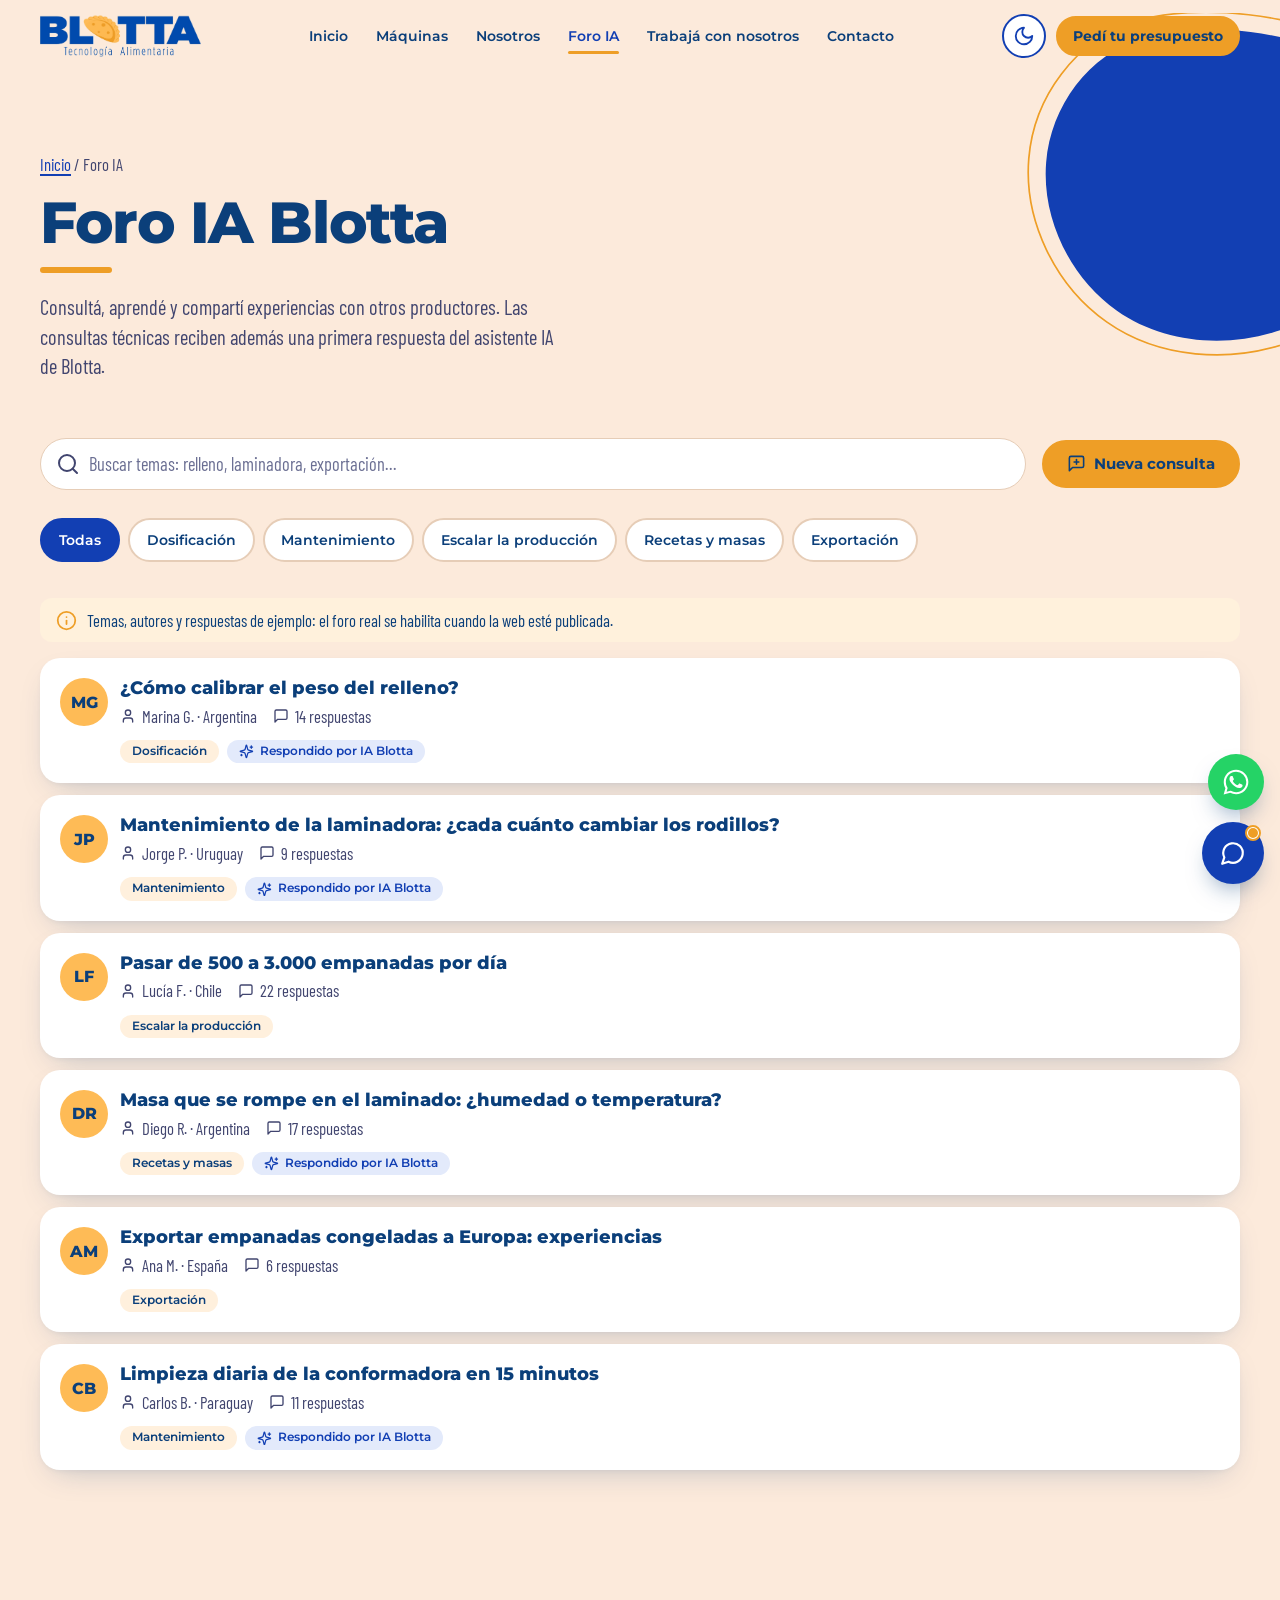
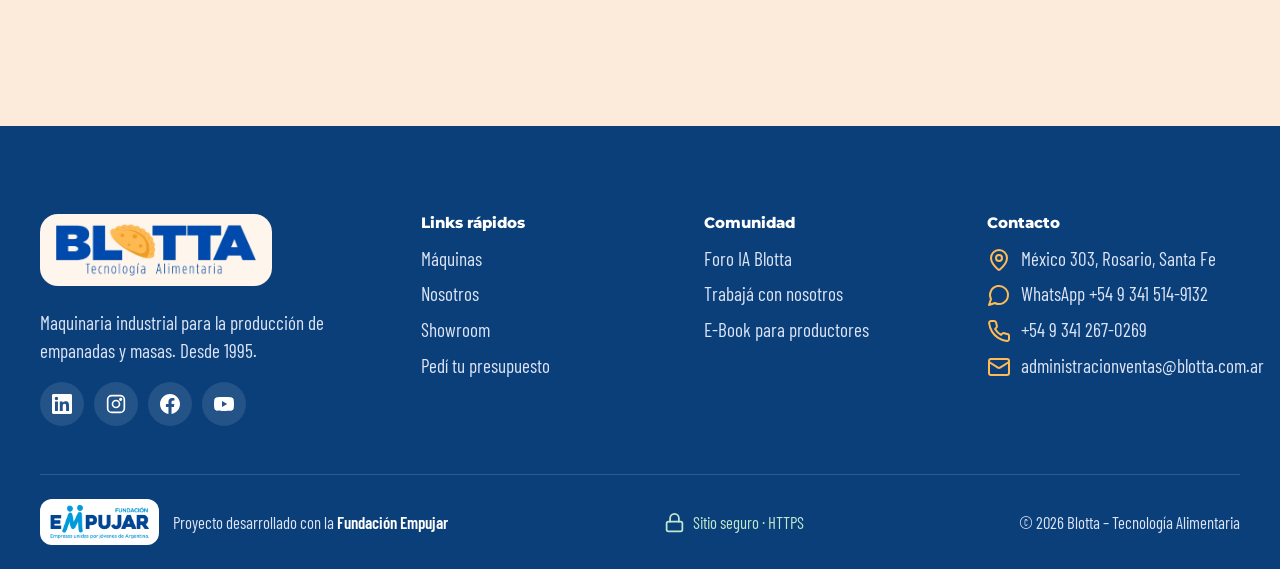
<file: foro.html>
<!DOCTYPE html>
<html lang="es-AR">
<head>
  <meta charset="UTF-8">
  <meta name="viewport" content="width=device-width, initial-scale=1">
  <title>Foro IA Blotta | Blotta – Tecnología Alimentaria</title>
  <meta name="description" content="Consultá, aprendé y compartí experiencias sobre producción de empanadas y masas con la comunidad Blotta y su asistente IA.">
  <meta name="theme-color" content="#123FB3">

  <!-- Open Graph (vista previa al compartir en redes / WhatsApp) -->
  <meta property="og:type" content="website">
  <meta property="og:locale" content="es_AR">
  <meta property="og:title" content="Foro IA Blotta | Blotta – Tecnología Alimentaria">
  <meta property="og:description" content="Consultá, aprendé y compartí experiencias sobre producción de empanadas y masas con la comunidad Blotta y su asistente IA.">
  <meta property="og:image" content="https://blotta-tecnologia-alimentaria.netlify.app/assets/fotos/conformadora.jpg">
  <meta property="og:image:width" content="1200">
  <meta property="og:image:height" content="500">
  <meta property="og:url" content="https://blotta-tecnologia-alimentaria.netlify.app/foro.html">
  <meta name="twitter:card" content="summary_large_image">

  <link rel="canonical" href="https://blotta-tecnologia-alimentaria.netlify.app/foro.html">
  <link rel="icon" href="assets/favicon.svg" type="image/svg+xml">
  <link rel="apple-touch-icon" href="assets/apple-touch-icon.png">

  <link rel="preconnect" href="https://fonts.googleapis.com">
  <link rel="preconnect" href="https://fonts.gstatic.com" crossorigin>
  <link href="https://fonts.googleapis.com/css2?family=Barlow+Condensed:wght@400;500;600&family=Montserrat:wght@600;700;800&display=swap" rel="stylesheet">
  <link rel="stylesheet" href="styles.css">
  <!-- El sitio trae su propio modo oscuro: le pedimos a extensiones tipo Dark Reader que no lo modifiquen -->
  <meta name="darkreader-lock">
  <script>
    /* Tema antes de pintar (evita el parpadeo): elección guardada o la del sistema */
    (function () {
      var d = document.documentElement, t = null;
      d.classList.add('js');
      try { t = localStorage.getItem('tema'); } catch (e) {}
      if (t !== 'claro' && t !== 'oscuro') t = matchMedia('(prefers-color-scheme: dark)').matches ? 'oscuro' : 'claro';
      d.dataset.tema = t;
      /* El botón sol/luna funciona desde el primer instante, aunque el resto de la página siga cargando */
      document.addEventListener('click', function (e) {
        var btn = e.target && e.target.closest ? e.target.closest('#btn-tema') : null;
        if (!btn) return;
        var nuevo = d.dataset.tema === 'oscuro' ? 'claro' : 'oscuro';
        var cambiar = function () {
          d.dataset.tema = nuevo;
          document.dispatchEvent(new CustomEvent('tema-cambiado'));
        };
        try { localStorage.setItem('tema', nuevo); } catch (err) {}
        /* Animación: el nuevo modo se expande en círculo sin mezclar transiciones intermedias */
        var r = btn.getBoundingClientRect();
        d.style.setProperty('--tema-x', (r.left + r.width / 2) + 'px');
        d.style.setProperty('--tema-y', (r.top + r.height / 2) + 'px');
        if (document.startViewTransition && !matchMedia('(prefers-reduced-motion: reduce)').matches) {
          d.classList.add('vt-tema');
          var vt = document.startViewTransition(cambiar);
          var limpiar = function () { d.classList.remove('vt-tema'); };
          vt.ready.catch(function () {});
          vt.finished.then(limpiar, limpiar);
        } else cambiar();
      });
    })();
  </script>
</head>
<body>
  <!-- Formas decorativas reutilizables (blob de la marca) -->
  <svg width="0" height="0" style="position:absolute" aria-hidden="true">
    <symbol id="forma-blob" viewBox="0 0 520 420">
      <path d="M421 39c62 37 92 121 76 192-16 72-79 131-152 157-73 27-158 20-219-23C65 322 28 245 34 172 40 99 89 32 160 10c71-23 199-8 261 29z"/>
    </symbol>
  </svg>

  <a class="skip-link" href="#contenido">Saltar al contenido</a>

  <!-- ================= HEADER ================= -->
  <header class="header" id="header">
    <div class="contenedor header__barra">
      <a class="header__logo" href="index.html" aria-label="Blotta – Tecnología Alimentaria, inicio">
        <img class="logo--claro" src="assets/logo-blotta.png" alt="Blotta – Tecnología Alimentaria" width="895" height="234" decoding="async">
        <img class="logo--oscuro" src="assets/logo-blotta-blanco.png" alt="Blotta – Tecnología Alimentaria" width="895" height="234" decoding="async">
      </a>
      <nav class="nav" aria-label="Principal">
        <ul class="nav__lista">
          <li><a class="nav__link" href="index.html#inicio">Inicio</a></li>
          <li><a class="nav__link" href="index.html#maquinas">Máquinas</a></li>
          <li><a class="nav__link" href="index.html#nosotros">Nosotros</a></li>
          <li><a class="nav__link" href="foro.html" aria-current="page">Foro IA</a></li>
          <li><a class="nav__link" href="trabaja-con-nosotros.html">Trabajá con nosotros</a></li>
          <li><a class="nav__link" href="index.html#presupuesto">Contacto</a></li>
        </ul>
      </nav>
      <div class="header__acciones">
        <button class="tema-toggle" id="btn-tema" type="button" aria-pressed="false" aria-label="Activar modo oscuro" title="Cambiar a modo oscuro">
          <svg class="icono-luna" viewBox="0 0 24 24" fill="none" stroke="currentColor" stroke-width="2" stroke-linecap="round" stroke-linejoin="round" aria-hidden="true"><path d="M12 3a6 6 0 0 0 9 9 9 9 0 1 1-9-9Z"/></svg>
          <svg class="icono-sol" viewBox="0 0 24 24" fill="none" stroke="currentColor" stroke-width="2" stroke-linecap="round" stroke-linejoin="round" aria-hidden="true"><circle cx="12" cy="12" r="4"/><path d="M12 2v2M12 20v2M4.93 4.93l1.41 1.41M17.66 17.66l1.41 1.41M2 12h2M20 12h2M6.34 17.66l-1.41 1.41M19.07 4.93l-1.41 1.41"/></svg>
        </button>
        <a class="btn btn--cta btn--chico header__cta" href="index.html#presupuesto">Pedí tu presupuesto</a>
        <button class="hamburguesa" id="btn-menu" type="button" aria-label="Abrir menú" aria-expanded="false" aria-controls="menu-movil">
          <svg class="icono-menu" viewBox="0 0 24 24" fill="none" stroke="currentColor" stroke-width="2" stroke-linecap="round" stroke-linejoin="round" aria-hidden="true"><line x1="4" x2="20" y1="12" y2="12"/><line x1="4" x2="20" y1="6" y2="6"/><line x1="4" x2="20" y1="18" y2="18"/></svg>
          <svg class="icono-cerrar" viewBox="0 0 24 24" fill="none" stroke="currentColor" stroke-width="2" stroke-linecap="round" stroke-linejoin="round" aria-hidden="true"><path d="M18 6 6 18"/><path d="m6 6 12 12"/></svg>
        </button>
      </div>
    </div>
  </header>
  <nav class="menu-movil" id="menu-movil" aria-label="Menú móvil" hidden>
    <ul>
      <li><a href="index.html#inicio">Inicio</a></li>
      <li><a href="index.html#maquinas">Máquinas</a></li>
      <li><a href="index.html#nosotros">Nosotros</a></li>
      <li><a href="foro.html">Foro IA</a></li>
      <li><a href="trabaja-con-nosotros.html">Trabajá con nosotros</a></li>
      <li><a href="index.html#presupuesto">Contacto</a></li>
    </ul>
    <a class="btn btn--cta" href="index.html#presupuesto">Pedí tu presupuesto</a>
  </nav>

  <main id="contenido">
    <section class="pagina-hero" aria-labelledby="foro-h1">
      <svg class="blob" viewBox="0 0 520 420" style="width:min(48vw,400px);right:-140px;top:30px" aria-hidden="true">
        <use href="#forma-blob" class="relleno"/>
        <use href="#forma-blob" class="linea" transform="translate(-26 -22) scale(1.1)"/>
      </svg>
      <div class="contenedor">
        <p class="migas"><a href="index.html">Inicio</a> / Foro IA</p>
        <h1 class="titulo" id="foro-h1">Foro IA Blotta</h1>
        <p class="bajada">Consultá, aprendé y compartí experiencias con otros productores. Las consultas técnicas reciben además una primera respuesta del asistente IA de Blotta.</p>
      </div>
    </section>

    <section class="seccion" aria-label="Temas del foro" style="padding-top:0">
      <div class="contenedor">
        <div class="foro-herramientas">
          <div class="buscador">
            <label class="sr-only" for="buscar-tema">Buscar en el foro</label>
            <i data-lucide="search" aria-hidden="true"></i>
            <input id="buscar-tema" type="search" placeholder="Buscar temas: relleno, laminadora, exportación…">
          </div>
          <button class="btn btn--cta" type="button" id="btn-nueva-consulta"><i data-lucide="message-square-plus" aria-hidden="true"></i> Nueva consulta</button>
        </div>
        <div class="filtros" role="group" aria-label="Filtrar por categoría" id="categorias-foro"></div>
        <p class="aviso-demo"><i data-lucide="info" aria-hidden="true"></i> Temas, autores y respuestas de ejemplo: el foro real se habilita cuando la web esté publicada.</p>
        <!-- Los temas se generan desde el array TEMAS_FORO en main.js (datos de ejemplo) -->
        <ul class="temas" id="lista-temas" aria-live="polite"></ul>
      </div>
    </section>
  </main>

  <!-- Modal "Nueva consulta" (simulado) -->
  <dialog class="modal" id="modal-consulta" aria-labelledby="consulta-titulo" style="width:min(600px, calc(100vw - 24px))">
    <button class="modal__cerrar" type="button" data-cerrar-modal aria-label="Cerrar"><i data-lucide="x" aria-hidden="true"></i></button>
    <div class="modal__interior">
      <h2 id="consulta-titulo" class="titulo">Nueva consulta</h2>
      <form id="form-consulta" class="form-grid" novalidate>
        <div class="campo">
          <label for="fc-autor">Tu nombre</label>
          <input id="fc-autor" name="autor" type="text" autocomplete="name" required>
          <p class="campo__error" id="fc-autor-error"></p>
        </div>
        <div class="campo">
          <label for="fc-titulo">Título de la consulta</label>
          <input id="fc-titulo" name="titulo" type="text" placeholder="Ej: ¿Qué espesor de masa recomiendan para fritar?" required>
          <p class="campo__error" id="fc-titulo-error"></p>
        </div>
        <div class="campo">
          <label for="fc-categoria">Categoría</label>
          <select id="fc-categoria" name="categoria" required>
            <option value="">Elegí una categoría</option>
            <option>Dosificación</option>
            <option>Mantenimiento</option>
            <option>Escalar la producción</option>
            <option>Recetas y masas</option>
            <option>Exportación</option>
          </select>
          <p class="campo__error" id="fc-categoria-error"></p>
        </div>
        <div class="campo">
          <label for="fc-mensaje">Tu consulta</label>
          <textarea id="fc-mensaje" name="mensaje" rows="4" required></textarea>
          <p class="campo__error" id="fc-mensaje-error"></p>
        </div>
        <div><button class="btn btn--cta" type="submit">Publicar consulta <i data-lucide="send" aria-hidden="true"></i></button></div>
      </form>
      <div class="exito" id="consulta-exito" role="status" hidden tabindex="-1">
        <i data-lucide="circle-check" aria-hidden="true"></i>
        <div><strong>¡Consulta publicada!</strong>Ya aparece primera en la lista. Te avisamos cuando alguien responda.</div>
      </div>
    </div>
  </dialog>

  <!-- ================= 10. FOOTER ================= -->
  <footer class="footer">
    <div class="contenedor">
      <div class="footer__grid">
        <div class="footer__marca">
          <a class="footer__logo-card" href="index.html" aria-label="Blotta, inicio">
            <img src="assets/logo-blotta.png" alt="Blotta – Tecnología Alimentaria" width="895" height="234" loading="lazy" decoding="async">
          </a>
          <p>Maquinaria industrial para la producción de empanadas y masas. Desde 1995.</p>
          <div class="redes" aria-label="Redes sociales">
            <a href="https://www.linkedin.com/in/osvaldo-blotta-901a4a84/" target="_blank" rel="noopener" aria-label="LinkedIn de Blotta"><svg viewBox="0 0 24 24" fill="currentColor" aria-hidden="true"><path d="M20.45 20.45h-3.55v-5.57c0-1.33-.03-3.04-1.85-3.04-1.86 0-2.14 1.45-2.14 2.94v5.67H9.36V9h3.41v1.56h.05c.48-.9 1.64-1.85 3.37-1.85 3.6 0 4.27 2.37 4.27 5.46v6.28zM5.34 7.43a2.06 2.06 0 1 1 0-4.12 2.06 2.06 0 0 1 0 4.12zM7.12 20.45H3.56V9h3.56v11.45zM22.22 0H1.77C.79 0 0 .77 0 1.73v20.54C0 23.23.79 24 1.77 24h20.45c.98 0 1.78-.77 1.78-1.73V1.73C24 .77 23.2 0 22.22 0z"/></svg></a>
            <a href="https://www.instagram.com/blottatecnologiaalimentaria_/" target="_blank" rel="noopener" aria-label="Instagram de Blotta"><svg viewBox="0 0 24 24" fill="none" stroke="currentColor" stroke-width="2" aria-hidden="true"><rect x="2" y="2" width="20" height="20" rx="5"/><circle cx="12" cy="12" r="4.2"/><circle cx="17.6" cy="6.4" r="1" fill="currentColor"/></svg></a>
            <a href="https://www.facebook.com/BlottaTA" target="_blank" rel="noopener" aria-label="Facebook de Blotta"><svg viewBox="0 0 24 24" fill="currentColor" aria-hidden="true"><path d="M24 12.07C24 5.4 18.63 0 12 0S0 5.4 0 12.07C0 18.1 4.39 23.1 10.13 24v-8.44H7.08v-3.49h3.05V9.41c0-3.02 1.79-4.69 4.53-4.69 1.31 0 2.68.24 2.68.24v2.97h-1.51c-1.49 0-1.96.93-1.96 1.89v2.25h3.33l-.53 3.49h-2.8V24C19.61 23.1 24 18.1 24 12.07z"/></svg></a>
            <a href="https://www.youtube.com/channel/UCwh2Pbo2tewd93d1icCb9Kg" target="_blank" rel="noopener" aria-label="YouTube de Blotta"><svg viewBox="0 0 24 24" fill="currentColor" aria-hidden="true"><path d="M23.5 6.2a3 3 0 0 0-2.1-2.1C19.5 3.6 12 3.6 12 3.6s-7.5 0-9.4.5A3 3 0 0 0 .5 6.2 31 31 0 0 0 0 12a31 31 0 0 0 .5 5.8 3 3 0 0 0 2.1 2.1c1.9.5 9.4.5 9.4.5s7.5 0 9.4-.5a3 3 0 0 0 2.1-2.1A31 31 0 0 0 24 12a31 31 0 0 0-.5-5.8zM9.6 15.6V8.4l6.2 3.6-6.2 3.6z"/></svg></a>
          </div>
        </div>
        <nav aria-labelledby="f-links">
          <h2 id="f-links">Links rápidos</h2>
          <ul>
            <li><a href="index.html#maquinas">Máquinas</a></li>
            <li><a href="index.html#nosotros">Nosotros</a></li>
            <li><a href="index.html#showroom">Showroom</a></li>
            <li><a href="index.html#presupuesto">Pedí tu presupuesto</a></li>
          </ul>
        </nav>
        <nav aria-labelledby="f-comunidad">
          <h2 id="f-comunidad">Comunidad</h2>
          <ul>
            <li><a href="foro.html">Foro IA Blotta</a></li>
            <li><a href="trabaja-con-nosotros.html">Trabajá con nosotros</a></li>
            <li><a href="index.html#showroom">E-Book para productores</a></li>
          </ul>
        </nav>
        <div>
          <h2>Contacto</h2>
          <ul>
            <li class="footer__dato"><i data-lucide="map-pin" aria-hidden="true"></i> <a href="https://maps.google.com/?q=M%C3%A9xico+303,+S2007+Rosario,+Santa+Fe" target="_blank" rel="noopener">México 303, Rosario, Santa Fe</a></li>
            <li class="footer__dato"><i data-lucide="message-circle" aria-hidden="true"></i> <a href="#" data-whatsapp>WhatsApp +54 9 341 514-9132</a></li>
            <li class="footer__dato"><i data-lucide="phone" aria-hidden="true"></i> <a href="tel:+5493412670269">+54 9 341 267-0269</a></li>
            <li class="footer__dato"><i data-lucide="mail" aria-hidden="true"></i> <a href="mailto:administracionventas@blotta.com.ar">administracionventas@blotta.com.ar</a></li>
          </ul>
        </div>
      </div>
      <div class="footer__base">
        <div class="empujar">
          <span class="empujar__logo"><img src="assets/logo-empujar.png" alt="Fundación Empujar" width="588" height="201" loading="lazy" decoding="async"></span>
          <span>Proyecto desarrollado con la <strong>Fundación Empujar</strong></span>
        </div>
        <span class="seguro"><i data-lucide="lock" aria-hidden="true"></i> Sitio seguro · HTTPS</span>
        <span>© <span data-anio>2026</span> Blotta – Tecnología Alimentaria</span>
      </div>
    </div>
  </footer>

  <!-- Íconos Lucide (versión fija, carga diferida sin bloquear el renderizado) -->
  <script defer src="assets/iconos.js"></script>
  <script defer src="main.js"></script>
</body>
</html>
</file>
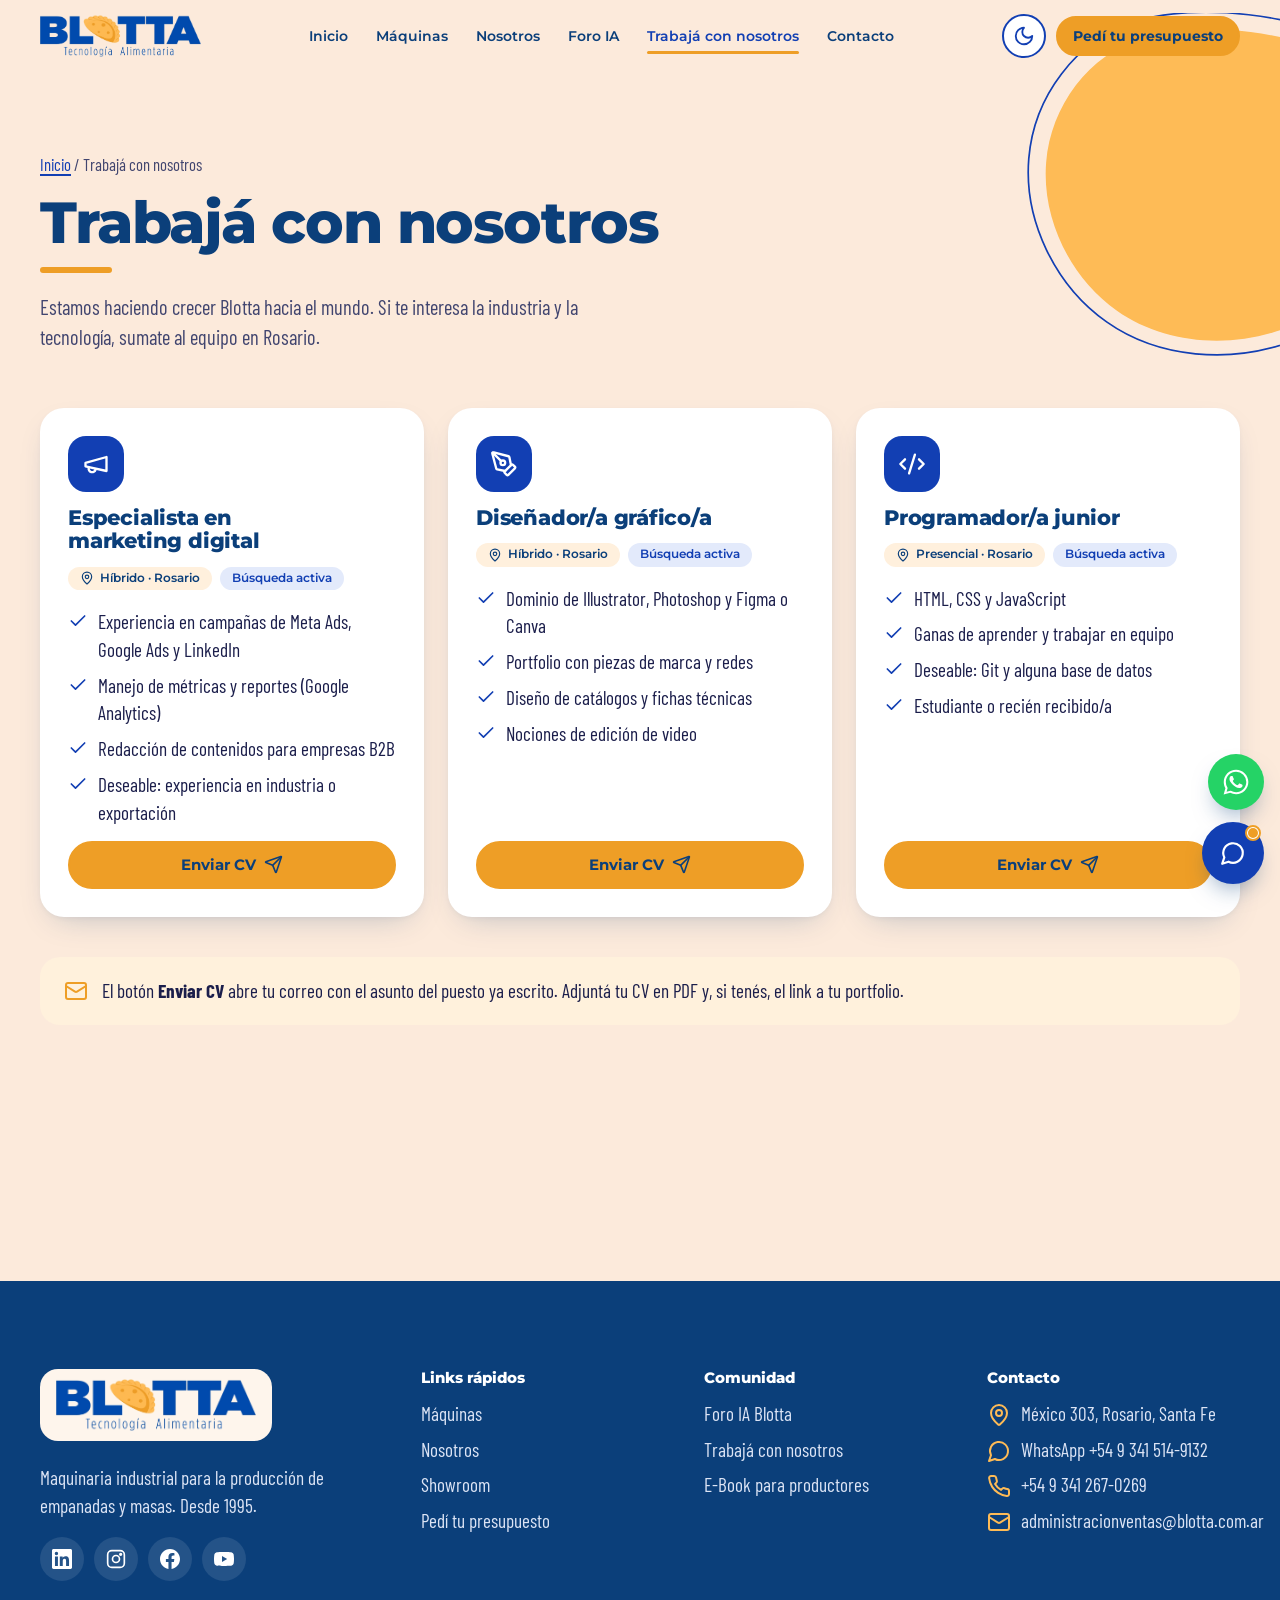
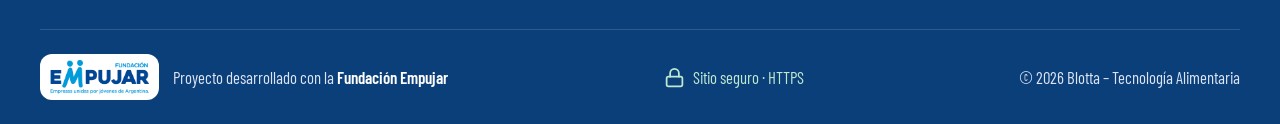
<file: trabaja-con-nosotros.html>
<!DOCTYPE html>
<html lang="es-AR">
<head>
  <meta charset="UTF-8">
  <meta name="viewport" content="width=device-width, initial-scale=1">
  <title>Trabajá con nosotros | Blotta – Tecnología Alimentaria</title>
  <meta name="description" content="Búsquedas laborales activas en Blotta, Rosario: marketing digital, diseño gráfico y programación.">
  <meta name="theme-color" content="#123FB3">

  <!-- Open Graph (vista previa al compartir en redes / WhatsApp) -->
  <meta property="og:type" content="website">
  <meta property="og:locale" content="es_AR">
  <meta property="og:title" content="Trabajá con nosotros | Blotta – Tecnología Alimentaria">
  <meta property="og:description" content="Búsquedas laborales activas en Blotta, Rosario: marketing digital, diseño gráfico y programación.">
  <meta property="og:image" content="https://blotta-tecnologia-alimentaria.netlify.app/assets/fotos/conformadora.jpg">
  <meta property="og:image:width" content="1200">
  <meta property="og:image:height" content="500">
  <meta property="og:url" content="https://blotta-tecnologia-alimentaria.netlify.app/trabaja-con-nosotros.html">
  <meta name="twitter:card" content="summary_large_image">

  <link rel="canonical" href="https://blotta-tecnologia-alimentaria.netlify.app/trabaja-con-nosotros.html">
  <link rel="icon" href="assets/favicon.svg" type="image/svg+xml">
  <link rel="apple-touch-icon" href="assets/apple-touch-icon.png">

  <link rel="preconnect" href="https://fonts.googleapis.com">
  <link rel="preconnect" href="https://fonts.gstatic.com" crossorigin>
  <link href="https://fonts.googleapis.com/css2?family=Barlow+Condensed:wght@400;500;600&family=Montserrat:wght@600;700;800&display=swap" rel="stylesheet">
  <link rel="stylesheet" href="styles.css">
  <!-- El sitio trae su propio modo oscuro: le pedimos a extensiones tipo Dark Reader que no lo modifiquen -->
  <meta name="darkreader-lock">
  <script>
    /* Tema antes de pintar (evita el parpadeo): elección guardada o la del sistema */
    (function () {
      var d = document.documentElement, t = null;
      d.classList.add('js');
      try { t = localStorage.getItem('tema'); } catch (e) {}
      if (t !== 'claro' && t !== 'oscuro') t = matchMedia('(prefers-color-scheme: dark)').matches ? 'oscuro' : 'claro';
      d.dataset.tema = t;
      /* El botón sol/luna funciona desde el primer instante, aunque el resto de la página siga cargando */
      document.addEventListener('click', function (e) {
        var btn = e.target && e.target.closest ? e.target.closest('#btn-tema') : null;
        if (!btn) return;
        var nuevo = d.dataset.tema === 'oscuro' ? 'claro' : 'oscuro';
        var cambiar = function () {
          d.dataset.tema = nuevo;
          document.dispatchEvent(new CustomEvent('tema-cambiado'));
        };
        try { localStorage.setItem('tema', nuevo); } catch (err) {}
        /* Animación: el nuevo modo se expande en círculo sin mezclar transiciones intermedias */
        var r = btn.getBoundingClientRect();
        d.style.setProperty('--tema-x', (r.left + r.width / 2) + 'px');
        d.style.setProperty('--tema-y', (r.top + r.height / 2) + 'px');
        if (document.startViewTransition && !matchMedia('(prefers-reduced-motion: reduce)').matches) {
          d.classList.add('vt-tema');
          var vt = document.startViewTransition(cambiar);
          var limpiar = function () { d.classList.remove('vt-tema'); };
          vt.ready.catch(function () {});
          vt.finished.then(limpiar, limpiar);
        } else cambiar();
      });
    })();
  </script>
</head>
<body>
  <!-- Formas decorativas reutilizables (blob de la marca) -->
  <svg width="0" height="0" style="position:absolute" aria-hidden="true">
    <symbol id="forma-blob" viewBox="0 0 520 420">
      <path d="M421 39c62 37 92 121 76 192-16 72-79 131-152 157-73 27-158 20-219-23C65 322 28 245 34 172 40 99 89 32 160 10c71-23 199-8 261 29z"/>
    </symbol>
  </svg>

  <a class="skip-link" href="#contenido">Saltar al contenido</a>

  <!-- ================= HEADER ================= -->
  <header class="header" id="header">
    <div class="contenedor header__barra">
      <a class="header__logo" href="index.html" aria-label="Blotta – Tecnología Alimentaria, inicio">
        <img class="logo--claro" src="assets/logo-blotta.png" alt="Blotta – Tecnología Alimentaria" width="895" height="234" decoding="async">
        <img class="logo--oscuro" src="assets/logo-blotta-blanco.png" alt="Blotta – Tecnología Alimentaria" width="895" height="234" decoding="async">
      </a>
      <nav class="nav" aria-label="Principal">
        <ul class="nav__lista">
          <li><a class="nav__link" href="index.html#inicio">Inicio</a></li>
          <li><a class="nav__link" href="index.html#maquinas">Máquinas</a></li>
          <li><a class="nav__link" href="index.html#nosotros">Nosotros</a></li>
          <li><a class="nav__link" href="foro.html">Foro IA</a></li>
          <li><a class="nav__link" href="trabaja-con-nosotros.html" aria-current="page">Trabajá con nosotros</a></li>
          <li><a class="nav__link" href="index.html#presupuesto">Contacto</a></li>
        </ul>
      </nav>
      <div class="header__acciones">
        <button class="tema-toggle" id="btn-tema" type="button" aria-pressed="false" aria-label="Activar modo oscuro" title="Cambiar a modo oscuro">
          <svg class="icono-luna" viewBox="0 0 24 24" fill="none" stroke="currentColor" stroke-width="2" stroke-linecap="round" stroke-linejoin="round" aria-hidden="true"><path d="M12 3a6 6 0 0 0 9 9 9 9 0 1 1-9-9Z"/></svg>
          <svg class="icono-sol" viewBox="0 0 24 24" fill="none" stroke="currentColor" stroke-width="2" stroke-linecap="round" stroke-linejoin="round" aria-hidden="true"><circle cx="12" cy="12" r="4"/><path d="M12 2v2M12 20v2M4.93 4.93l1.41 1.41M17.66 17.66l1.41 1.41M2 12h2M20 12h2M6.34 17.66l-1.41 1.41M19.07 4.93l-1.41 1.41"/></svg>
        </button>
        <a class="btn btn--cta btn--chico header__cta" href="index.html#presupuesto">Pedí tu presupuesto</a>
        <button class="hamburguesa" id="btn-menu" type="button" aria-label="Abrir menú" aria-expanded="false" aria-controls="menu-movil">
          <svg class="icono-menu" viewBox="0 0 24 24" fill="none" stroke="currentColor" stroke-width="2" stroke-linecap="round" stroke-linejoin="round" aria-hidden="true"><line x1="4" x2="20" y1="12" y2="12"/><line x1="4" x2="20" y1="6" y2="6"/><line x1="4" x2="20" y1="18" y2="18"/></svg>
          <svg class="icono-cerrar" viewBox="0 0 24 24" fill="none" stroke="currentColor" stroke-width="2" stroke-linecap="round" stroke-linejoin="round" aria-hidden="true"><path d="M18 6 6 18"/><path d="m6 6 12 12"/></svg>
        </button>
      </div>
    </div>
  </header>
  <nav class="menu-movil" id="menu-movil" aria-label="Menú móvil" hidden>
    <ul>
      <li><a href="index.html#inicio">Inicio</a></li>
      <li><a href="index.html#maquinas">Máquinas</a></li>
      <li><a href="index.html#nosotros">Nosotros</a></li>
      <li><a href="foro.html">Foro IA</a></li>
      <li><a href="trabaja-con-nosotros.html">Trabajá con nosotros</a></li>
      <li><a href="index.html#presupuesto">Contacto</a></li>
    </ul>
    <a class="btn btn--cta" href="index.html#presupuesto">Pedí tu presupuesto</a>
  </nav>

  <main id="contenido">
    <section class="pagina-hero" aria-labelledby="trabajo-h1">
      <svg class="blob blob--naranja" viewBox="0 0 520 420" style="width:min(48vw,400px);right:-140px;top:30px" aria-hidden="true">
        <use href="#forma-blob" class="relleno"/>
        <use href="#forma-blob" class="linea" transform="translate(-26 -22) scale(1.1)"/>
      </svg>
      <div class="contenedor">
        <p class="migas"><a href="index.html">Inicio</a> / Trabajá con nosotros</p>
        <h1 class="titulo" id="trabajo-h1">Trabajá con nosotros</h1>
        <p class="bajada">Estamos haciendo crecer Blotta hacia el mundo. Si te interesa la industria y la tecnología, sumate al equipo en Rosario.</p>
      </div>
    </section>

    <section class="seccion" aria-label="Búsquedas activas" style="padding-top:0">
      <div class="contenedor">
        <!-- Las búsquedas se generan desde el array EMPLEOS en main.js -->
        <div class="empleos" id="lista-empleos"></div>
        <div class="aviso">
          <i data-lucide="mail" aria-hidden="true"></i>
          <p>El botón <strong>Enviar CV</strong> abre tu correo con el asunto del puesto ya escrito. Adjuntá tu CV en PDF y, si tenés, el link a tu portfolio.</p>
        </div>
      </div>
    </section>
  </main>

  <!-- ================= 10. FOOTER ================= -->
  <footer class="footer">
    <div class="contenedor">
      <div class="footer__grid">
        <div class="footer__marca">
          <a class="footer__logo-card" href="index.html" aria-label="Blotta, inicio">
            <img src="assets/logo-blotta.png" alt="Blotta – Tecnología Alimentaria" width="895" height="234" loading="lazy" decoding="async">
          </a>
          <p>Maquinaria industrial para la producción de empanadas y masas. Desde 1995.</p>
          <div class="redes" aria-label="Redes sociales">
            <a href="https://www.linkedin.com/in/osvaldo-blotta-901a4a84/" target="_blank" rel="noopener" aria-label="LinkedIn de Blotta"><svg viewBox="0 0 24 24" fill="currentColor" aria-hidden="true"><path d="M20.45 20.45h-3.55v-5.57c0-1.33-.03-3.04-1.85-3.04-1.86 0-2.14 1.45-2.14 2.94v5.67H9.36V9h3.41v1.56h.05c.48-.9 1.64-1.85 3.37-1.85 3.6 0 4.27 2.37 4.27 5.46v6.28zM5.34 7.43a2.06 2.06 0 1 1 0-4.12 2.06 2.06 0 0 1 0 4.12zM7.12 20.45H3.56V9h3.56v11.45zM22.22 0H1.77C.79 0 0 .77 0 1.73v20.54C0 23.23.79 24 1.77 24h20.45c.98 0 1.78-.77 1.78-1.73V1.73C24 .77 23.2 0 22.22 0z"/></svg></a>
            <a href="https://www.instagram.com/blottatecnologiaalimentaria_/" target="_blank" rel="noopener" aria-label="Instagram de Blotta"><svg viewBox="0 0 24 24" fill="none" stroke="currentColor" stroke-width="2" aria-hidden="true"><rect x="2" y="2" width="20" height="20" rx="5"/><circle cx="12" cy="12" r="4.2"/><circle cx="17.6" cy="6.4" r="1" fill="currentColor"/></svg></a>
            <a href="https://www.facebook.com/BlottaTA" target="_blank" rel="noopener" aria-label="Facebook de Blotta"><svg viewBox="0 0 24 24" fill="currentColor" aria-hidden="true"><path d="M24 12.07C24 5.4 18.63 0 12 0S0 5.4 0 12.07C0 18.1 4.39 23.1 10.13 24v-8.44H7.08v-3.49h3.05V9.41c0-3.02 1.79-4.69 4.53-4.69 1.31 0 2.68.24 2.68.24v2.97h-1.51c-1.49 0-1.96.93-1.96 1.89v2.25h3.33l-.53 3.49h-2.8V24C19.61 23.1 24 18.1 24 12.07z"/></svg></a>
            <a href="https://www.youtube.com/channel/UCwh2Pbo2tewd93d1icCb9Kg" target="_blank" rel="noopener" aria-label="YouTube de Blotta"><svg viewBox="0 0 24 24" fill="currentColor" aria-hidden="true"><path d="M23.5 6.2a3 3 0 0 0-2.1-2.1C19.5 3.6 12 3.6 12 3.6s-7.5 0-9.4.5A3 3 0 0 0 .5 6.2 31 31 0 0 0 0 12a31 31 0 0 0 .5 5.8 3 3 0 0 0 2.1 2.1c1.9.5 9.4.5 9.4.5s7.5 0 9.4-.5a3 3 0 0 0 2.1-2.1A31 31 0 0 0 24 12a31 31 0 0 0-.5-5.8zM9.6 15.6V8.4l6.2 3.6-6.2 3.6z"/></svg></a>
          </div>
        </div>
        <nav aria-labelledby="f-links">
          <h2 id="f-links">Links rápidos</h2>
          <ul>
            <li><a href="index.html#maquinas">Máquinas</a></li>
            <li><a href="index.html#nosotros">Nosotros</a></li>
            <li><a href="index.html#showroom">Showroom</a></li>
            <li><a href="index.html#presupuesto">Pedí tu presupuesto</a></li>
          </ul>
        </nav>
        <nav aria-labelledby="f-comunidad">
          <h2 id="f-comunidad">Comunidad</h2>
          <ul>
            <li><a href="foro.html">Foro IA Blotta</a></li>
            <li><a href="trabaja-con-nosotros.html">Trabajá con nosotros</a></li>
            <li><a href="index.html#showroom">E-Book para productores</a></li>
          </ul>
        </nav>
        <div>
          <h2>Contacto</h2>
          <ul>
            <li class="footer__dato"><i data-lucide="map-pin" aria-hidden="true"></i> <a href="https://maps.google.com/?q=M%C3%A9xico+303,+S2007+Rosario,+Santa+Fe" target="_blank" rel="noopener">México 303, Rosario, Santa Fe</a></li>
            <li class="footer__dato"><i data-lucide="message-circle" aria-hidden="true"></i> <a href="#" data-whatsapp>WhatsApp +54 9 341 514-9132</a></li>
            <li class="footer__dato"><i data-lucide="phone" aria-hidden="true"></i> <a href="tel:+5493412670269">+54 9 341 267-0269</a></li>
            <li class="footer__dato"><i data-lucide="mail" aria-hidden="true"></i> <a href="mailto:administracionventas@blotta.com.ar">administracionventas@blotta.com.ar</a></li>
          </ul>
        </div>
      </div>
      <div class="footer__base">
        <div class="empujar">
          <span class="empujar__logo"><img src="assets/logo-empujar.png" alt="Fundación Empujar" width="588" height="201" loading="lazy" decoding="async"></span>
          <span>Proyecto desarrollado con la <strong>Fundación Empujar</strong></span>
        </div>
        <span class="seguro"><i data-lucide="lock" aria-hidden="true"></i> Sitio seguro · HTTPS</span>
        <span>© <span data-anio>2026</span> Blotta – Tecnología Alimentaria</span>
      </div>
    </div>
  </footer>

  <!-- Íconos Lucide (versión fija, carga diferida sin bloquear el renderizado) -->
  <script defer src="assets/iconos.js"></script>
  <script defer src="main.js"></script>
</body>
</html>
</file>
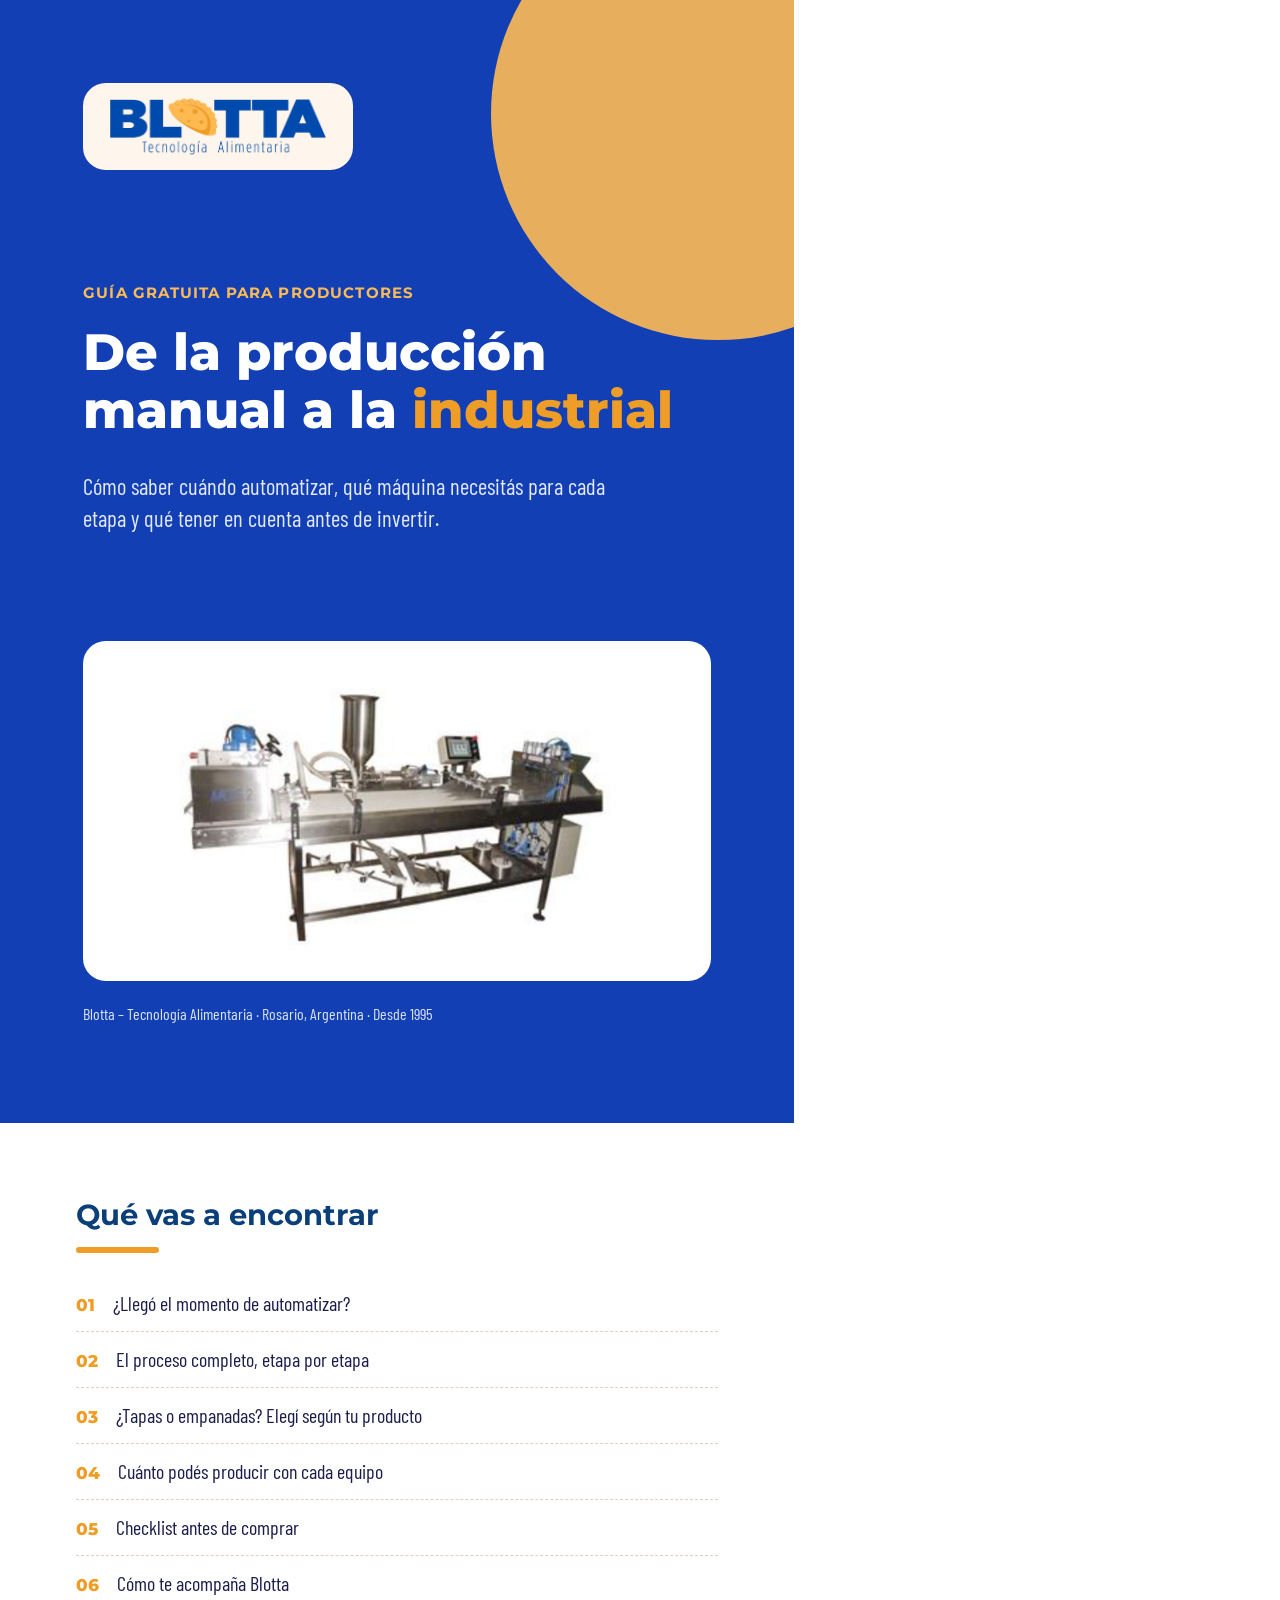
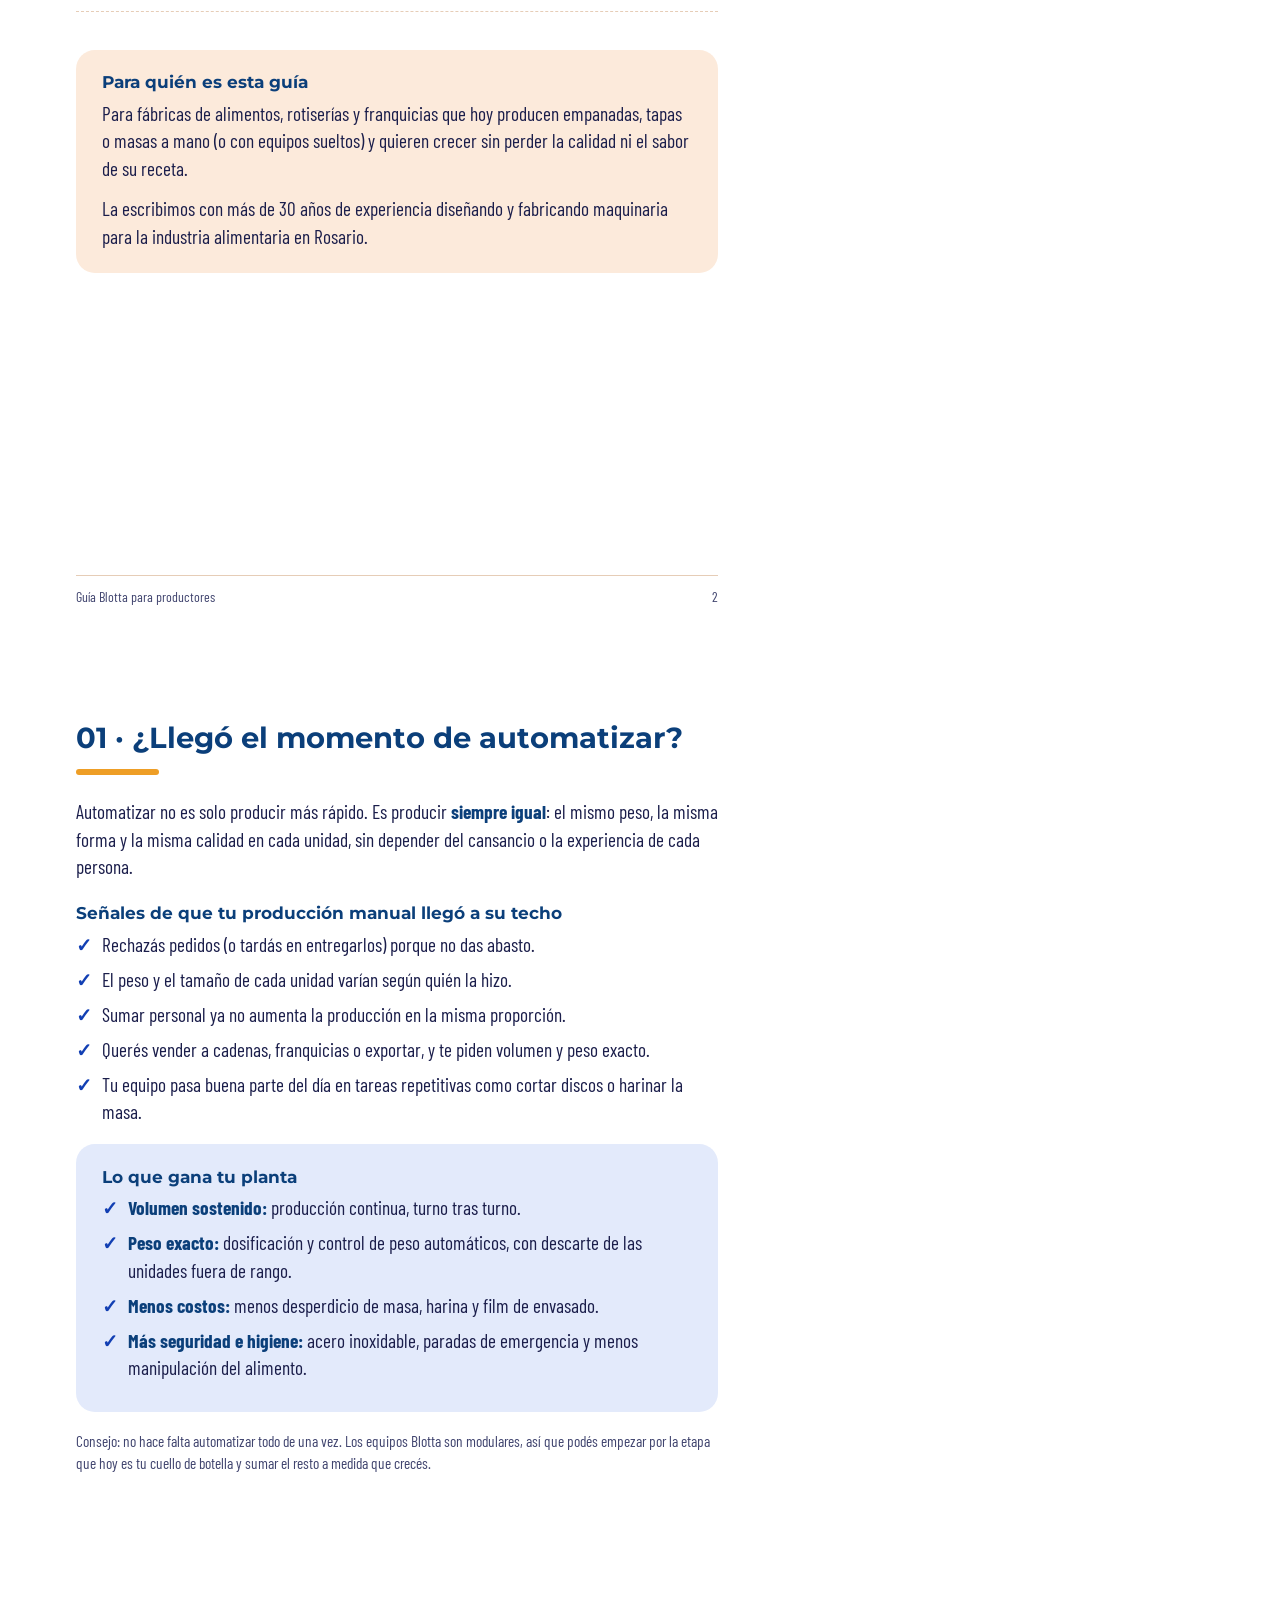
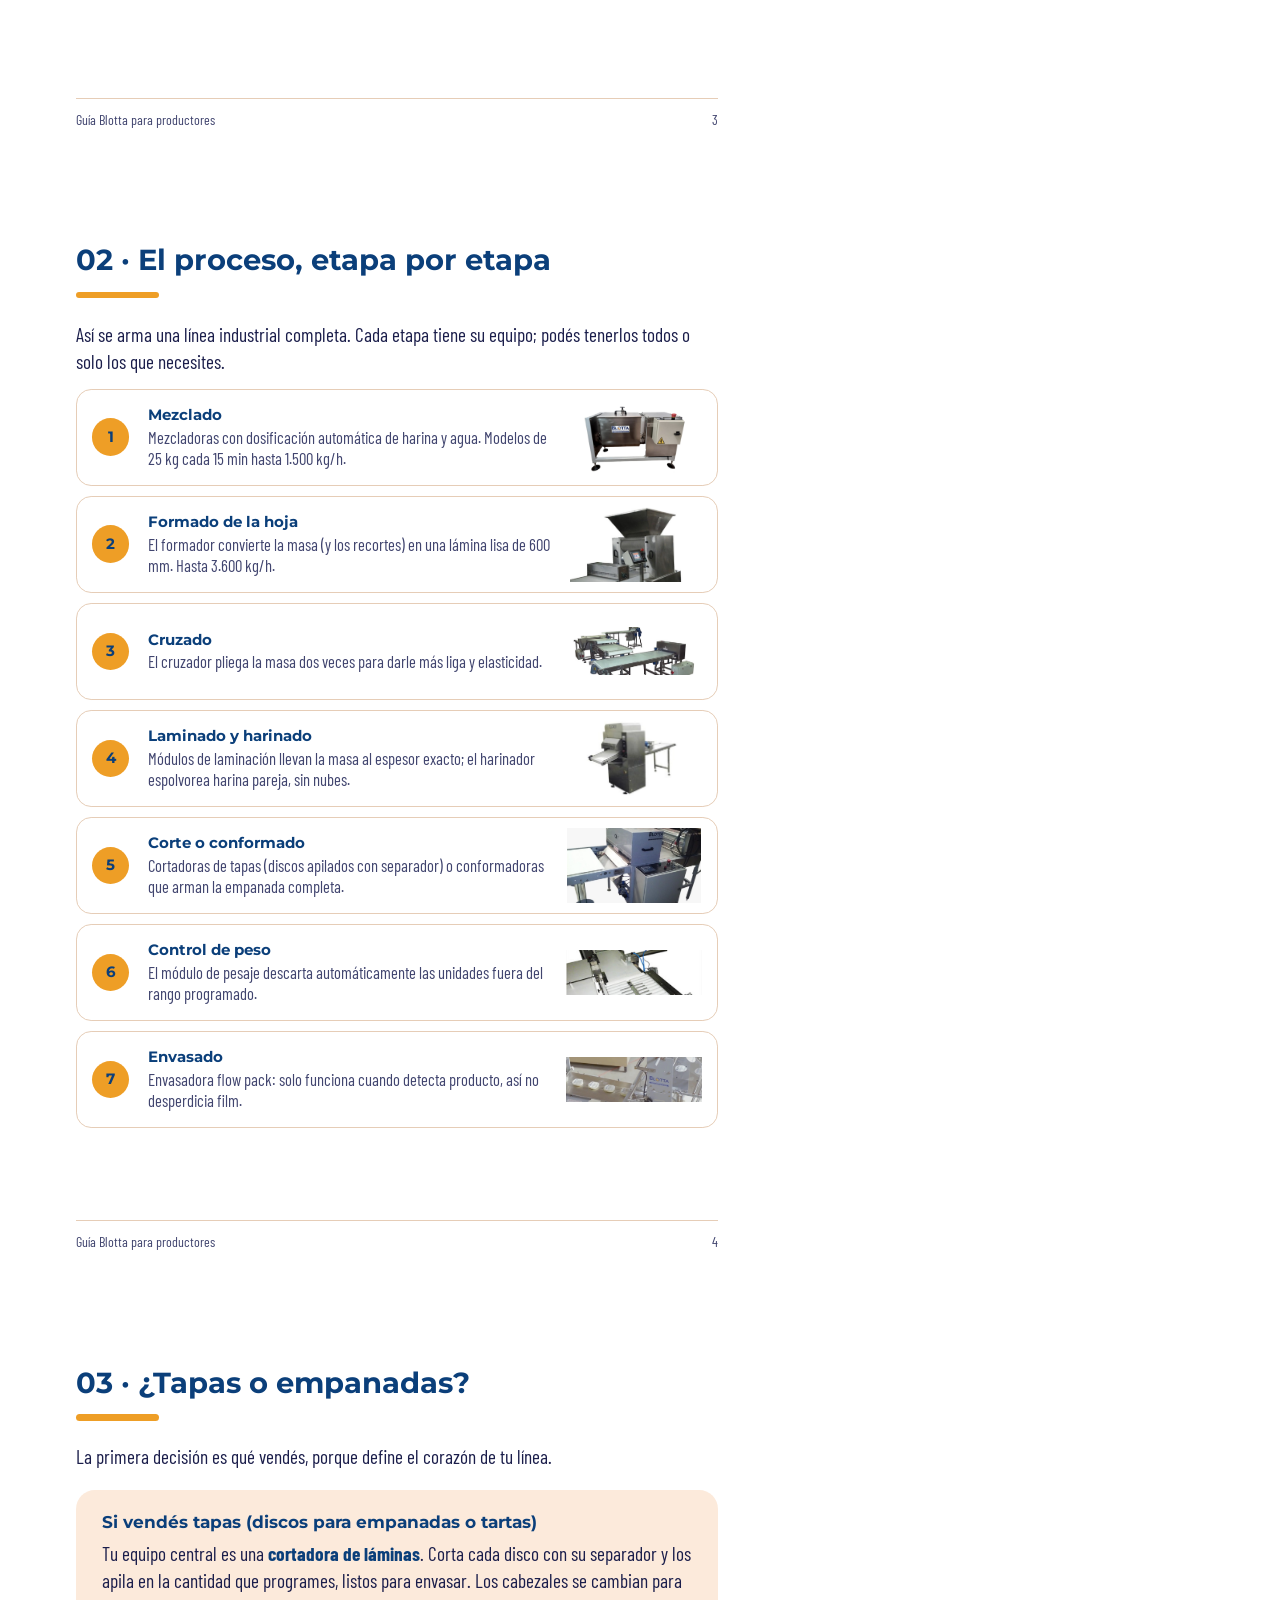
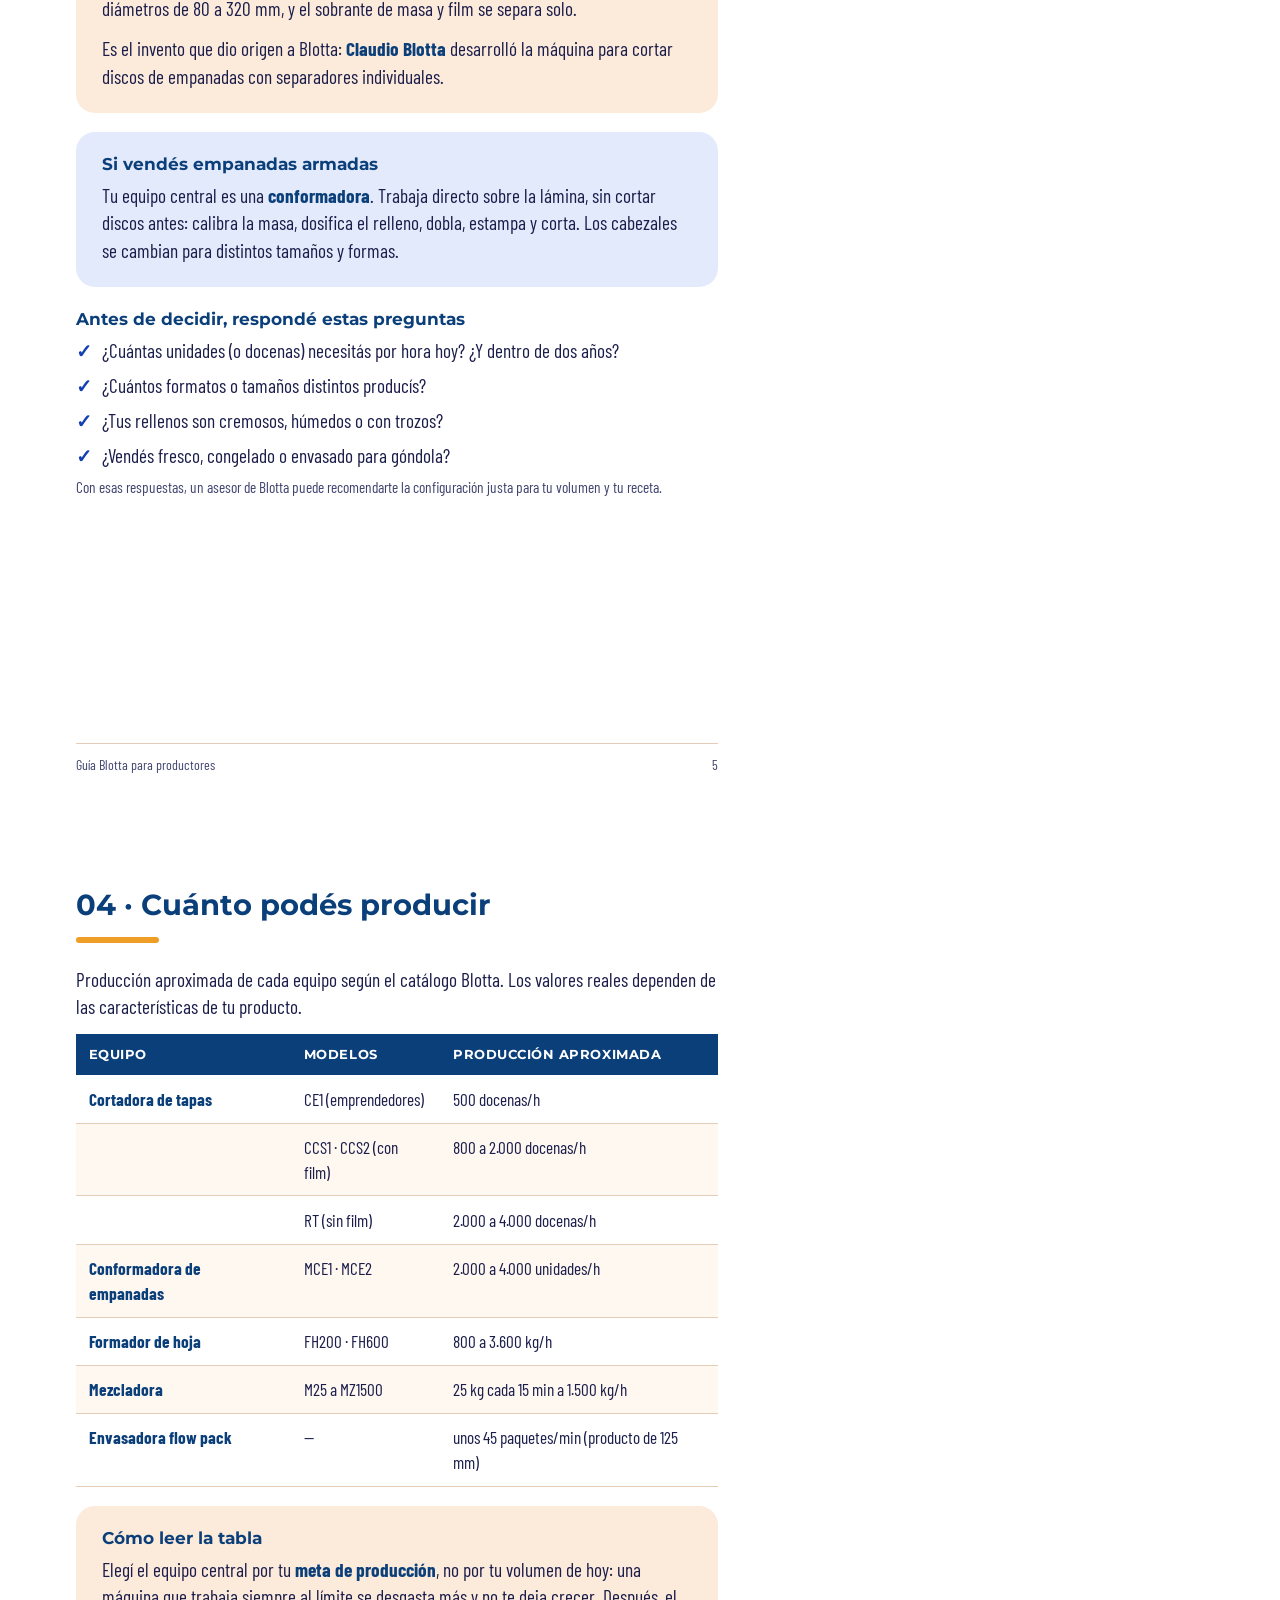
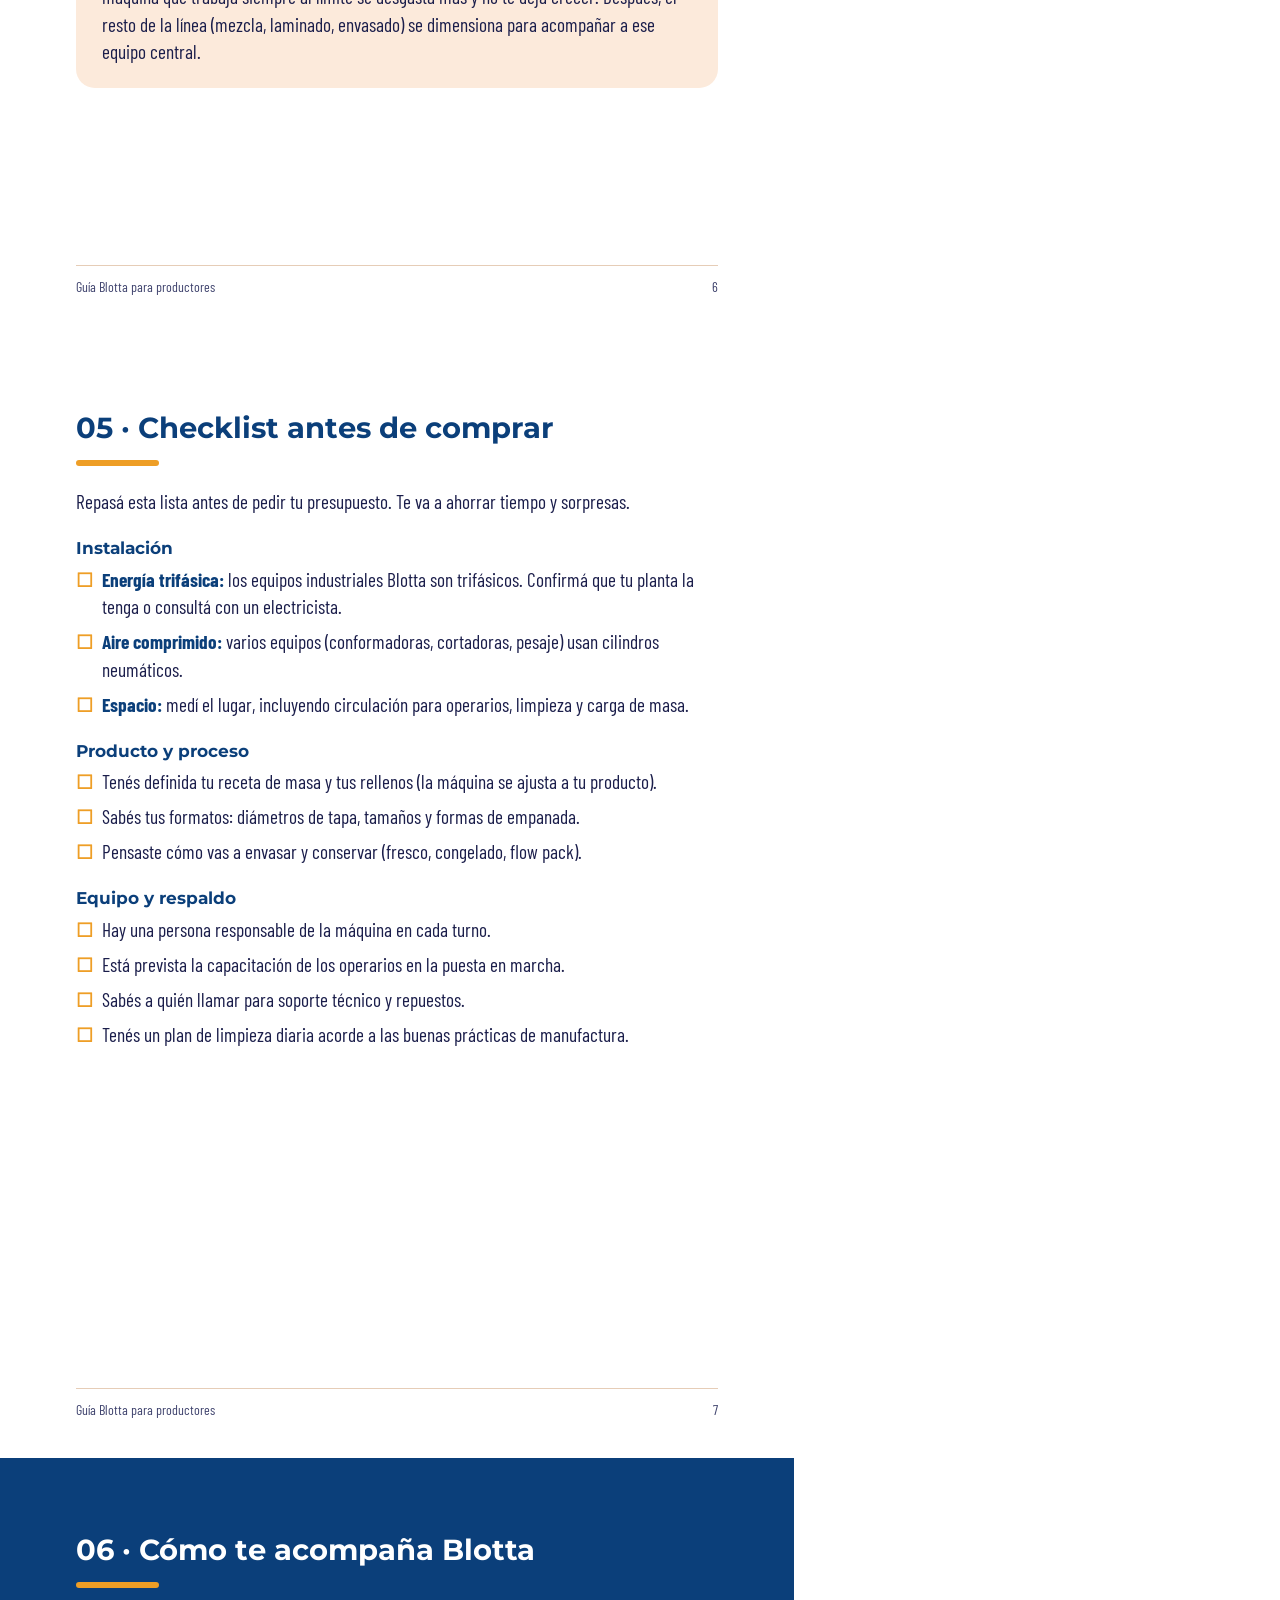
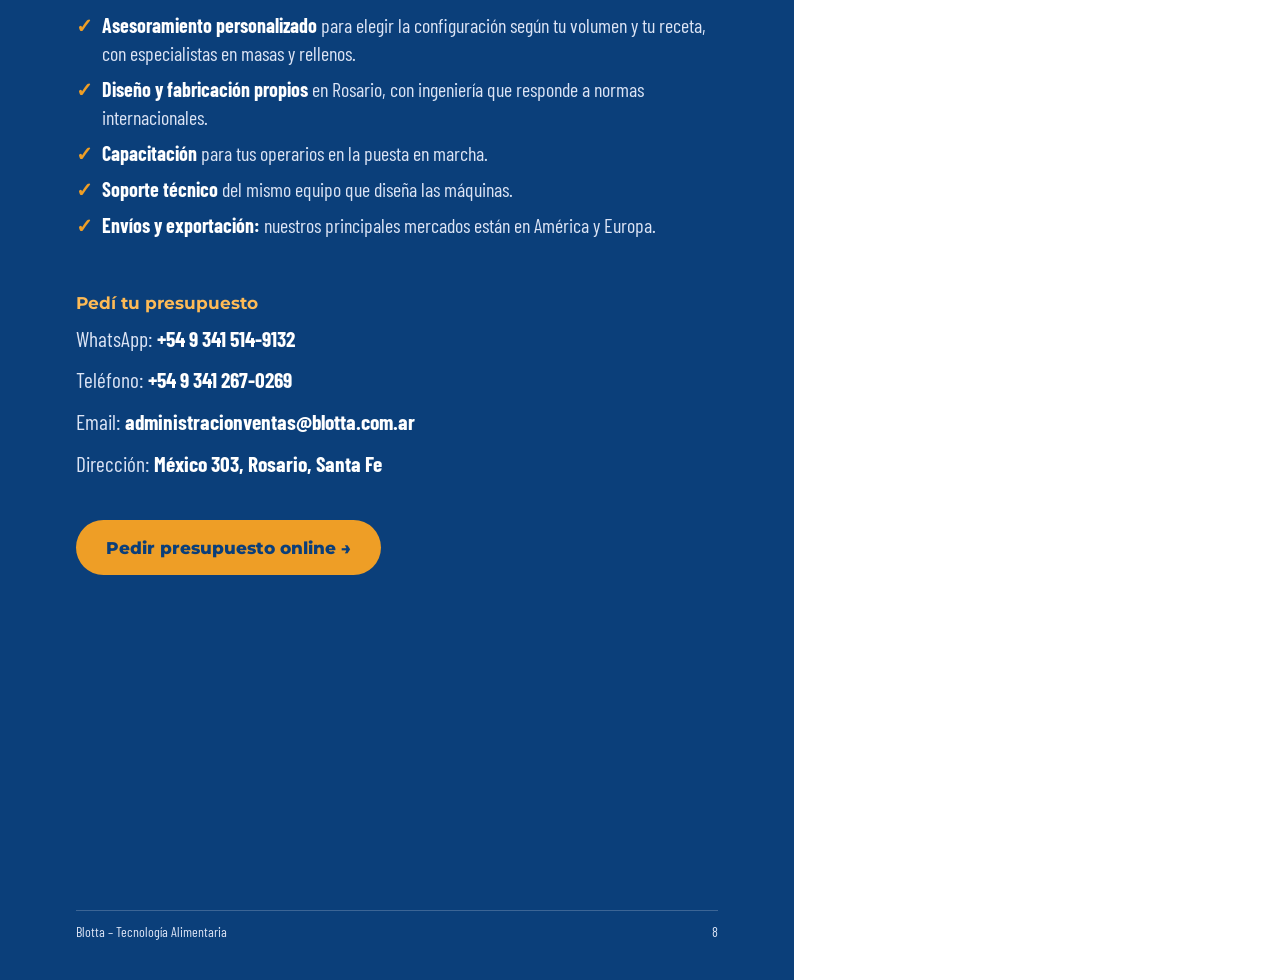
<file: ebook/guia-produccion-industrial.html>
<!DOCTYPE html>
<html lang="es-AR">
<head>
<meta charset="UTF-8">
<title>De la producción manual a la industrial – Guía Blotta para productores</title>
<!-- Fuente del E-Book. Para regenerar el PDF:
     brave --headless --print-to-pdf=assets/ebook-blotta.pdf --no-pdf-header-footer ebook/guia-produccion-industrial.html -->
<link href="https://fonts.googleapis.com/css2?family=Barlow+Condensed:wght@400;500;600&family=Montserrat:wght@600;700;800&display=swap" rel="stylesheet">
<style>
  @page { size: A4; margin: 0; }
  :root { --azul:#123FB3; --naranja:#EE9E26; --naranja-claro:#FEBB56; --crema:#FCEADB; --marino:#0B3F7A; --texto:#1B1E4B; --suave:#41456F; }
  * { box-sizing: border-box; }
  html, body { margin: 0; padding: 0; }
  body { font-family: "Barlow Condensed", "Arial Narrow", sans-serif; color: var(--texto); font-size: 14.5pt; line-height: 1.42;
         -webkit-print-color-adjust: exact; print-color-adjust: exact; }
  h1, h2, h3 { font-family: "Montserrat", sans-serif; color: var(--marino); margin: 0; line-height: 1.15; }
  h2 { font-size: 22pt; margin-bottom: 6mm; }
  h2::after { content: ""; display: block; width: 22mm; height: 1.6mm; border-radius: 2mm; background: var(--naranja); margin-top: 4mm; }
  h3 { font-size: 13pt; margin: 6mm 0 2mm; }
  p { margin: 0 0 3.5mm; }
  strong { color: var(--marino); }
  .pagina { width: 210mm; height: 297mm; padding: 20mm 20mm 24mm; position: relative; overflow: hidden; page-break-after: always; background: #fff; }
  .pagina:last-child { page-break-after: auto; }
  .pie { position: absolute; left: 20mm; right: 20mm; bottom: 10mm; display: flex; justify-content: space-between; font-size: 10.5pt; color: var(--suave); border-top: 0.4mm solid #E6CDB7; padding-top: 3mm; }

  /* Portada */
  .portada { background: var(--azul); color: #fff; padding: 22mm; display: flex; flex-direction: column; }
  .portada .logo { background: #FEF5EC; border-radius: 6mm; padding: 4mm 7mm; align-self: flex-start; }
  .portada .logo img { height: 15mm; display: block; }
  .portada .etiqueta { margin-top: 30mm; font-family: Montserrat, sans-serif; font-weight: 700; font-size: 11pt; letter-spacing: 0.08em; text-transform: uppercase; color: var(--naranja-claro); }
  .portada h1 { color: #fff; font-size: 38pt; font-weight: 800; margin-top: 5mm; }
  .portada h1 span { color: var(--naranja); }
  .portada .bajada { font-size: 17pt; margin-top: 8mm; max-width: 140mm; color: #E4EAFB; }
  .portada .foto { margin-top: auto; background: #fff; border-radius: 6mm; padding: 6mm; }
  .portada .foto img { width: 100%; height: 78mm; object-fit: contain; display: block; }
  .portada .firma { margin-top: 6mm; font-size: 12pt; color: #DCE4F5; }
  .blob { position: absolute; right: -40mm; top: -30mm; width: 120mm; height: 120mm; border-radius: 50%; background: var(--naranja-claro); opacity: 0.9; }

  .indice { list-style: none; padding: 0; margin: 4mm 0 0; counter-reset: c; }
  .indice li { counter-increment: c; display: flex; gap: 5mm; align-items: baseline; padding: 3.5mm 0; border-bottom: 0.3mm dashed #E6CDB7; font-size: 15pt; }
  .indice li::before { content: counter(c, decimal-leading-zero); font-family: Montserrat; font-weight: 800; color: var(--naranja); font-size: 13pt; }
  .caja { background: var(--crema); border-radius: 5mm; padding: 6mm 7mm; margin: 5mm 0; }
  .caja--azul { background: #E3EAFB; }
  .caja h3 { margin-top: 0; }
  ul.check { list-style: none; padding: 0; margin: 2mm 0; }
  ul.check li { padding-left: 7mm; position: relative; margin-bottom: 2mm; }
  ul.check li::before { content: "✓"; position: absolute; left: 0; color: var(--azul); font-weight: 700; }
  ul.casillas li::before { content: "☐"; color: var(--naranja); }

  .proceso { display: grid; grid-template-columns: 1fr; gap: 2.6mm; margin-top: 2mm; }
  .paso { display: grid; grid-template-columns: 11mm 1fr 36mm; gap: 4mm; align-items: center; border: 0.4mm solid #E6CDB7; border-radius: 4mm; padding: 2.6mm 4mm; }
  .paso b.n { width: 10mm; height: 10mm; border-radius: 50%; background: var(--naranja); color: var(--marino); display: grid; place-items: center; font-family: Montserrat; font-size: 11pt; }
  .paso h3 { margin: 0 0 0.8mm; font-size: 11.5pt; }
  .paso p { margin: 0; font-size: 12.5pt; line-height: 1.25; color: var(--suave); }
  .paso img { width: 36mm; height: 20mm; object-fit: contain; background: #fff; }

  table { width: 100%; border-collapse: collapse; margin: 3mm 0 4mm; font-size: 13pt; }
  th { font-family: Montserrat; font-size: 10pt; text-transform: uppercase; letter-spacing: 0.04em; text-align: left; background: var(--marino); color: #fff; padding: 3mm 3.5mm; }
  td { padding: 3mm 3.5mm; border-bottom: 0.3mm solid #E6CDB7; vertical-align: top; }
  tr:nth-child(even) td { background: #FFF8F1; }
  .nota { font-size: 11.5pt; color: var(--suave); }
  .contacto { background: var(--marino); color: #fff; }
  .contacto h2 { color: #fff; }
  .contacto p, .contacto li { color: #DCE4F5; }
  .contacto strong { color: #fff; }
  .contacto .dato { font-size: 16pt; margin: 3mm 0; }
  .contacto ul.check li::before { color: var(--naranja); }
  .contacto .cta { display: inline-block; margin-top: 8mm; background: var(--naranja); color: var(--marino); font-family: Montserrat; font-weight: 800; padding: 4mm 8mm; border-radius: 20mm; text-decoration: none; font-size: 13pt; }
</style>
</head>
<body>

<!-- 1. PORTADA -->
<section class="pagina portada">
  <div class="blob"></div>
  <div class="logo"><img src="../assets/logo-blotta.png" alt="Blotta – Tecnología Alimentaria"></div>
  <div class="etiqueta">Guía gratuita para productores</div>
  <h1>De la producción manual a la <span>industrial</span></h1>
  <p class="bajada">Cómo saber cuándo automatizar, qué máquina necesitás para cada etapa y qué tener en cuenta antes de invertir.</p>
  <div class="foto"><img src="../assets/fotos/conformadora-mce.jpg" alt="Conformadora de empanadas Blotta MCE"></div>
  <p class="firma">Blotta – Tecnología Alimentaria · Rosario, Argentina · Desde 1995</p>
</section>

<!-- 2. ÍNDICE + INTRO -->
<section class="pagina">
  <h2>Qué vas a encontrar</h2>
  <ol class="indice">
    <li>¿Llegó el momento de automatizar?</li>
    <li>El proceso completo, etapa por etapa</li>
    <li>¿Tapas o empanadas? Elegí según tu producto</li>
    <li>Cuánto podés producir con cada equipo</li>
    <li>Checklist antes de comprar</li>
    <li>Cómo te acompaña Blotta</li>
  </ol>
  <div class="caja" style="margin-top:10mm">
    <h3>Para quién es esta guía</h3>
    <p>Para fábricas de alimentos, rotiserías y franquicias que hoy producen empanadas, tapas o masas a mano (o con equipos sueltos) y quieren crecer sin perder la calidad ni el sabor de su receta.</p>
    <p style="margin:0">La escribimos con más de 30 años de experiencia diseñando y fabricando maquinaria para la industria alimentaria en Rosario.</p>
  </div>
  <div class="pie"><span>Guía Blotta para productores</span><span>2</span></div>
</section>

<!-- 3. CUÁNDO AUTOMATIZAR -->
<section class="pagina">
  <h2>01 · ¿Llegó el momento de automatizar?</h2>
  <p>Automatizar no es solo producir más rápido. Es producir <strong>siempre igual</strong>: el mismo peso, la misma forma y la misma calidad en cada unidad, sin depender del cansancio o la experiencia de cada persona.</p>
  <h3>Señales de que tu producción manual llegó a su techo</h3>
  <ul class="check">
    <li>Rechazás pedidos (o tardás en entregarlos) porque no das abasto.</li>
    <li>El peso y el tamaño de cada unidad varían según quién la hizo.</li>
    <li>Sumar personal ya no aumenta la producción en la misma proporción.</li>
    <li>Querés vender a cadenas, franquicias o exportar, y te piden volumen y peso exacto.</li>
    <li>Tu equipo pasa buena parte del día en tareas repetitivas como cortar discos o harinar la masa.</li>
  </ul>
  <div class="caja caja--azul">
    <h3>Lo que gana tu planta</h3>
    <ul class="check" style="margin:0">
      <li><strong>Volumen sostenido:</strong> producción continua, turno tras turno.</li>
      <li><strong>Peso exacto:</strong> dosificación y control de peso automáticos, con descarte de las unidades fuera de rango.</li>
      <li><strong>Menos costos:</strong> menos desperdicio de masa, harina y film de envasado.</li>
      <li><strong>Más seguridad e higiene:</strong> acero inoxidable, paradas de emergencia y menos manipulación del alimento.</li>
    </ul>
  </div>
  <p class="nota">Consejo: no hace falta automatizar todo de una vez. Los equipos Blotta son modulares, así que podés empezar por la etapa que hoy es tu cuello de botella y sumar el resto a medida que crecés.</p>
  <div class="pie"><span>Guía Blotta para productores</span><span>3</span></div>
</section>

<!-- 4. PROCESO -->
<section class="pagina">
  <h2>02 · El proceso, etapa por etapa</h2>
  <p>Así se arma una línea industrial completa. Cada etapa tiene su equipo; podés tenerlos todos o solo los que necesites.</p>
  <div class="proceso">
    <div class="paso"><b class="n">1</b><div><h3>Mezclado</h3><p>Mezcladoras con dosificación automática de harina y agua. Modelos de 25 kg cada 15 min hasta 1.500 kg/h.</p></div><img src="../assets/fotos/mezcladora-m70.jpg" alt=""></div>
    <div class="paso"><b class="n">2</b><div><h3>Formado de la hoja</h3><p>El formador convierte la masa (y los recortes) en una lámina lisa de 600 mm. Hasta 3.600 kg/h.</p></div><img src="../assets/fotos/formador-hoja.jpg" alt=""></div>
    <div class="paso"><b class="n">3</b><div><h3>Cruzado</h3><p>El cruzador pliega la masa dos veces para darle más liga y elasticidad.</p></div><img src="../assets/fotos/cruzador.jpg" alt=""></div>
    <div class="paso"><b class="n">4</b><div><h3>Laminado y harinado</h3><p>Módulos de laminación llevan la masa al espesor exacto; el harinador espolvorea harina pareja, sin nubes.</p></div><img src="../assets/fotos/laminadora-tlc400.jpg" alt=""></div>
    <div class="paso"><b class="n">5</b><div><h3>Corte o conformado</h3><p>Cortadoras de tapas (discos apilados con separador) o conformadoras que arman la empanada completa.</p></div><img src="../assets/fotos/cortadora-ce1.jpg" alt=""></div>
    <div class="paso"><b class="n">6</b><div><h3>Control de peso</h3><p>El módulo de pesaje descarta automáticamente las unidades fuera del rango programado.</p></div><img src="../assets/fotos/pesaje.jpg" alt=""></div>
    <div class="paso"><b class="n">7</b><div><h3>Envasado</h3><p>Envasadora flow pack: solo funciona cuando detecta producto, así no desperdicia film.</p></div><img src="../assets/fotos/envasadora.jpg" alt=""></div>
  </div>
  <div class="pie"><span>Guía Blotta para productores</span><span>4</span></div>
</section>

<!-- 5. TAPAS O EMPANADAS -->
<section class="pagina">
  <h2>03 · ¿Tapas o empanadas?</h2>
  <p>La primera decisión es qué vendés, porque define el corazón de tu línea.</p>
  <div class="caja">
    <h3>Si vendés tapas (discos para empanadas o tartas)</h3>
    <p>Tu equipo central es una <strong>cortadora de láminas</strong>. Corta cada disco con su separador y los apila en la cantidad que programes, listos para envasar. Los cabezales se cambian para diámetros de 80 a 320 mm, y el sobrante de masa y film se separa solo.</p>
    <p style="margin:0">Es el invento que dio origen a Blotta: <strong>Claudio Blotta</strong> desarrolló la máquina para cortar discos de empanadas con separadores individuales.</p>
  </div>
  <div class="caja caja--azul">
    <h3>Si vendés empanadas armadas</h3>
    <p style="margin:0">Tu equipo central es una <strong>conformadora</strong>. Trabaja directo sobre la lámina, sin cortar discos antes: calibra la masa, dosifica el relleno, dobla, estampa y corta. Los cabezales se cambian para distintos tamaños y formas.</p>
  </div>
  <h3>Antes de decidir, respondé estas preguntas</h3>
  <ul class="check">
    <li>¿Cuántas unidades (o docenas) necesitás por hora hoy? ¿Y dentro de dos años?</li>
    <li>¿Cuántos formatos o tamaños distintos producís?</li>
    <li>¿Tus rellenos son cremosos, húmedos o con trozos?</li>
    <li>¿Vendés fresco, congelado o envasado para góndola?</li>
  </ul>
  <p class="nota">Con esas respuestas, un asesor de Blotta puede recomendarte la configuración justa para tu volumen y tu receta.</p>
  <div class="pie"><span>Guía Blotta para productores</span><span>5</span></div>
</section>

<!-- 6. CAPACIDADES -->
<section class="pagina">
  <h2>04 · Cuánto podés producir</h2>
  <p>Producción aproximada de cada equipo según el catálogo Blotta. Los valores reales dependen de las características de tu producto.</p>
  <table>
    <thead><tr><th>Equipo</th><th>Modelos</th><th>Producción aproximada</th></tr></thead>
    <tbody>
      <tr><td><strong>Cortadora de tapas</strong></td><td>CE1 (emprendedores)</td><td>500 docenas/h</td></tr>
      <tr><td></td><td>CCS1 · CCS2 (con film)</td><td>800 a 2.000 docenas/h</td></tr>
      <tr><td></td><td>RT (sin film)</td><td>2.000 a 4.000 docenas/h</td></tr>
      <tr><td><strong>Conformadora de empanadas</strong></td><td>MCE1 · MCE2</td><td>2.000 a 4.000 unidades/h</td></tr>
      <tr><td><strong>Formador de hoja</strong></td><td>FH200 · FH600</td><td>800 a 3.600 kg/h</td></tr>
      <tr><td><strong>Mezcladora</strong></td><td>M25 a MZ1500</td><td>25 kg cada 15 min a 1.500 kg/h</td></tr>
      <tr><td><strong>Envasadora flow pack</strong></td><td>—</td><td>unos 45 paquetes/min (producto de 125 mm)</td></tr>
    </tbody>
  </table>
  <div class="caja">
    <h3>Cómo leer la tabla</h3>
    <p style="margin:0">Elegí el equipo central por tu <strong>meta de producción</strong>, no por tu volumen de hoy: una máquina que trabaja siempre al límite se desgasta más y no te deja crecer. Después, el resto de la línea (mezcla, laminado, envasado) se dimensiona para acompañar a ese equipo central.</p>
  </div>
  <div class="pie"><span>Guía Blotta para productores</span><span>6</span></div>
</section>

<!-- 7. CHECKLIST -->
<section class="pagina">
  <h2>05 · Checklist antes de comprar</h2>
  <p>Repasá esta lista antes de pedir tu presupuesto. Te va a ahorrar tiempo y sorpresas.</p>
  <h3>Instalación</h3>
  <ul class="check casillas">
    <li><strong>Energía trifásica:</strong> los equipos industriales Blotta son trifásicos. Confirmá que tu planta la tenga o consultá con un electricista.</li>
    <li><strong>Aire comprimido:</strong> varios equipos (conformadoras, cortadoras, pesaje) usan cilindros neumáticos.</li>
    <li><strong>Espacio:</strong> medí el lugar, incluyendo circulación para operarios, limpieza y carga de masa.</li>
  </ul>
  <h3>Producto y proceso</h3>
  <ul class="check casillas">
    <li>Tenés definida tu receta de masa y tus rellenos (la máquina se ajusta a tu producto).</li>
    <li>Sabés tus formatos: diámetros de tapa, tamaños y formas de empanada.</li>
    <li>Pensaste cómo vas a envasar y conservar (fresco, congelado, flow pack).</li>
  </ul>
  <h3>Equipo y respaldo</h3>
  <ul class="check casillas">
    <li>Hay una persona responsable de la máquina en cada turno.</li>
    <li>Está prevista la capacitación de los operarios en la puesta en marcha.</li>
    <li>Sabés a quién llamar para soporte técnico y repuestos.</li>
    <li>Tenés un plan de limpieza diaria acorde a las buenas prácticas de manufactura.</li>
  </ul>
  <div class="pie"><span>Guía Blotta para productores</span><span>7</span></div>
</section>

<!-- 8. CONTACTO -->
<section class="pagina contacto">
  <h2>06 · Cómo te acompaña Blotta</h2>
  <ul class="check" style="font-size:15pt">
    <li><strong>Asesoramiento personalizado</strong> para elegir la configuración según tu volumen y tu receta, con especialistas en masas y rellenos.</li>
    <li><strong>Diseño y fabricación propios</strong> en Rosario, con ingeniería que responde a normas internacionales.</li>
    <li><strong>Capacitación</strong> para tus operarios en la puesta en marcha.</li>
    <li><strong>Soporte técnico</strong> del mismo equipo que diseña las máquinas.</li>
    <li><strong>Envíos y exportación:</strong> nuestros principales mercados están en América y Europa.</li>
  </ul>
  <h3 style="color:#FEBB56;margin-top:14mm">Pedí tu presupuesto</h3>
  <p class="dato">WhatsApp: <strong>+54 9 341 514-9132</strong></p>
  <p class="dato">Teléfono: <strong>+54 9 341 267-0269</strong></p>
  <p class="dato">Email: <strong>administracionventas@blotta.com.ar</strong></p>
  <p class="dato">Dirección: <strong>México 303, Rosario, Santa Fe</strong></p>
  <a class="cta" href="https://blotta-tecnologia-alimentaria.netlify.app/#presupuesto">Pedir presupuesto online →</a>
  <div class="pie" style="color:#DCE4F5;border-color:rgba(255,255,255,.2)"><span>Blotta – Tecnología Alimentaria</span><span>8</span></div>
</section>

</body>
</html>
</file>
<file: styles.css>
/* =========================================================
   BLOTTA – Tecnología Alimentaria · Hoja de estilos única
   Mobile-first. Los colores salen del manual de marca:
   no los cambies sin revisar el manual.
   ========================================================= */

/* ---------- 1. Variables de marca ---------- */
:root {
  /* Paleta oficial */
  --azul: #123FB3;          /* primario: botones, header, acentos */
  --naranja: #EE9E26;       /* secundario: CTAs, números, subrayados */
  --naranja-claro: #FEBB56; /* acento suave: fondos destacados, hovers */
  --crema: #FCEADB;         /* fondo general */
  --marino: #0B3F7A;        /* títulos h1, h2 */
  --texto: #1B1E4B;         /* párrafos */
  --blanco: #FFFFFF;
  --gris: #939393;          /* bordes, logo neutro */

  /* Derivados (tonos de la misma paleta) */
  --texto-suave: #41456F;   /* texto secundario sobre crema/blanco (AA) */
  --crema-oscuro: #F3D9C3;
  --crema-logo: #FEF5EC;    /* fondo exacto del JPG del logo: así la tarjeta no muestra el borde */  /* bordes y separadores cálidos */
  --borde: #E6CDB7;
  --error: #B42318;
  --exito: #1E7B46;
  --whatsapp: #25D366;
  --sombra-rgb: 11, 63, 122;   /* color base de sombras (neutro en modo oscuro) */

  /* Roles de color (el modo oscuro solo cambia estos valores) */
  --superficie: var(--blanco);   /* fondo de tarjetas, campos y botones claros */
  --titulo: var(--marino);       /* títulos y texto fuerte sobre fondos claros */
  --enlace: var(--azul);         /* links, íconos y texto azul sobre fondos claros */
  --placeholder: #6B6F93;
  --tinte-naranja: #FFF1DC;      /* tarjetas y chips cálidos */
  --tinte-naranja-2: #FFF0DD;
  --tinte-azul: #E3EAFB;         /* chips y avisos azulados */
  --hover-crema: #FFF6EC;
  --exito-fondo: #E6F4EC; --exito-texto: #0F4A2A; --exito-borde: #9FD3B4;

  /* Tipografía */
  --font-titulos: "Montserrat", system-ui, sans-serif;
  --font-texto: "Barlow Condensed", "Arial Narrow", sans-serif;

  /* Radios y sombras */
  --radio-sm: 12px;
  --radio: 20px;
  --radio-lg: 32px;
  --sombra: 0 12px 32px -14px rgba(11, 63, 122, 0.28), 0 2px 6px -2px rgba(11, 63, 122, 0.08);
  --sombra-alta: 0 24px 48px -18px rgba(11, 63, 122, 0.38), 0 4px 10px -4px rgba(11, 63, 122, 0.12);

  /* Movimiento (curvas fuertes, nunca ease-in) */
  --ease-out: cubic-bezier(0.23, 1, 0.32, 1);
  --ease-in-out: cubic-bezier(0.77, 0, 0.175, 1);

  /* Layout */
  --ancho: 1200px;
  --gutter: clamp(16px, 4vw, 40px);
  --header-h: 72px;
}

/* ---------- 2. Base ---------- */
*, *::before, *::after { box-sizing: border-box; }

html {
  scroll-behavior: smooth;
  scroll-padding-top: calc(var(--header-h) + 16px);
  -webkit-text-size-adjust: 100%;
  scrollbar-color: var(--azul) var(--crema);
}
html:has(.modal[open]) {
  overflow: hidden;
  scrollbar-gutter: stable;
}

body {
  margin: 0;
  background: var(--crema);
  color: var(--texto);
  font-family: var(--font-texto);
  font-size: 1.2rem;
  line-height: 1.45;
  overflow-x: clip;
  caret-color: var(--azul);
  -webkit-font-smoothing: antialiased;
}

::selection { background: var(--naranja-claro); color: var(--marino); }

::-webkit-scrollbar { width: 12px; }
::-webkit-scrollbar-track { background: var(--crema); }
::-webkit-scrollbar-thumb { background: var(--azul); border-radius: 999px; border: 3px solid var(--crema); }

img, svg, video, iframe { display: block; max-width: 100%; }

h1, h2, h3, h4 {
  font-family: var(--font-titulos);
  color: var(--titulo);
  margin: 0;
  text-wrap: balance;
}

h1 { font-weight: 800; letter-spacing: -0.025em; line-height: 1.05; }
h2 { font-weight: 800; letter-spacing: -0.02em; line-height: 1.12; font-size: clamp(1.85rem, 4vw, 2.75rem); }
h3 { font-weight: 700; line-height: 1.2; font-size: 1.2rem; }

p { margin: 0; text-wrap: pretty; }

a { color: var(--enlace); text-underline-offset: 0.2em; text-decoration-thickness: 2px; }

:focus-visible {
  outline: 3px solid var(--naranja);
  outline-offset: 3px;
  border-radius: 6px;
}

[hidden] { display: none !important; }

.sr-only {
  position: absolute; width: 1px; height: 1px; padding: 0; margin: -1px;
  overflow: hidden; clip: rect(0 0 0 0); white-space: nowrap; border: 0;
}

.skip-link {
  position: absolute; left: 16px; top: -60px; z-index: 200;
  background: var(--marino); color: var(--blanco);
  padding: 12px 18px; border-radius: 999px; font-family: var(--font-titulos); font-weight: 700;
  transition: top 200ms var(--ease-out);
}
.skip-link:focus { top: 12px; }

.contenedor {
  width: 100%;
  max-width: calc(var(--ancho) + var(--gutter) * 2);
  margin-inline: auto;
  padding-inline: var(--gutter);
}

.seccion {
  position: relative;
  overflow-x: clip; /* los blobs decorativos no generan scroll horizontal */
  padding-block: clamp(72px, 10vw, 128px);
}
.hero, .pagina-hero { overflow-x: clip; }

/* Título con la barra naranja corta debajo (firma de la marca) */
.titulo {
  position: relative;
  padding-bottom: 20px;
  margin-bottom: 20px;
}
.titulo::after {
  content: "";
  position: absolute; left: 0; bottom: 0;
  width: 72px; height: 6px; border-radius: 999px;
  background: var(--naranja);
}
.titulo--centro { text-align: center; }
.titulo--centro::after { left: 50%; transform: translateX(-50%); }
.titulo--claro { color: var(--blanco); }

.bajada {
  font-size: clamp(1.2rem, 1.6vw, 1.35rem);
  color: var(--texto-suave);
  max-width: 60ch;
}
.cabecera-seccion { margin-bottom: clamp(32px, 5vw, 56px); }
.cabecera-seccion--centro { text-align: center; }
.cabecera-seccion--centro .bajada { margin-inline: auto; }

/* Íconos Lucide */
[data-lucide], .lucide { width: 1.25em; height: 1.25em; stroke-width: 2; flex-shrink: 0; }

/* ---------- 3. Formas decorativas (blobs) ---------- */
.blob {
  position: absolute;
  pointer-events: none;
  z-index: 0;
  overflow: visible;
}
.blob .relleno { fill: var(--azul); }
.blob .linea { fill: none; stroke: var(--naranja); stroke-width: 2; vector-effect: non-scaling-stroke; }
.blob--naranja .relleno { fill: var(--naranja-claro); }
.blob--naranja .linea { stroke: var(--azul); }
.blob--marino .relleno { fill: var(--marino); }

.puntos {
  position: absolute; pointer-events: none; z-index: 0;
  width: 120px; height: 80px;
  background-image: radial-gradient(circle, var(--naranja) 3px, transparent 3.5px);
  background-size: 20px 20px;
  opacity: 0.55;
}
.puntos--crema { background-image: radial-gradient(circle, var(--crema) 3px, transparent 3.5px); opacity: 0.35; }

/* Todo el contenido real arriba de los blobs */
.seccion > .contenedor { position: relative; z-index: 1; }

/* ---------- 4. Botones (píldora) ---------- */
.btn {
  --btn-bg: var(--azul);
  --btn-fg: var(--blanco);
  --btn-borde: var(--azul);
  display: inline-flex; align-items: center; justify-content: center; gap: 0.55em;
  min-height: 48px;
  padding: 0.75em 1.5em;
  border-radius: 999px;
  border: 2px solid var(--btn-borde);
  background: var(--btn-bg);
  color: var(--btn-fg);
  font-family: var(--font-titulos);
  font-weight: 700;
  font-size: 0.95rem;
  line-height: 1.2;
  text-decoration: none;
  cursor: pointer;
  white-space: nowrap;
  transition:
    transform 160ms var(--ease-out),
    background-color 200ms ease,
    border-color 200ms ease,
    color 200ms ease,
    box-shadow 200ms ease;
}
.btn:active { transform: scale(0.97); }
.btn--cta { --btn-bg: var(--naranja); --btn-fg: var(--marino); --btn-borde: var(--naranja); }
.btn--borde { --btn-bg: transparent; --btn-fg: var(--azul); --btn-borde: var(--azul); }
.btn--claro { --btn-bg: var(--blanco); --btn-fg: var(--azul); --btn-borde: var(--azul); }
.btn--chico { min-height: 40px; padding: 0.55em 1.1em; font-size: 0.85rem; }
.btn--bloque { width: 100%; }
.btn[disabled] { opacity: 0.6; cursor: progress; }
.btn svg { transition: transform 200ms var(--ease-out); }

@media (hover: hover) and (pointer: fine) {
  .btn:hover:not([disabled]) { --btn-bg: var(--marino); --btn-borde: var(--marino); box-shadow: var(--sombra); transform: translateY(-2px); }
  .btn:active:not([disabled]) { transform: scale(0.97); }
  .btn--cta:hover:not([disabled]) { --btn-bg: var(--naranja-claro); --btn-borde: var(--naranja-claro); --btn-fg: var(--marino); }
  .btn--borde:hover:not([disabled]) { --btn-bg: var(--azul); --btn-fg: var(--blanco); --btn-borde: var(--azul); }
  .btn--claro:hover:not([disabled]) { --btn-bg: var(--naranja-claro); --btn-fg: var(--marino); --btn-borde: var(--naranja-claro); }
  .btn:hover :is(.lucide-arrow-right, [data-lucide="arrow-right"]) { transform: translateX(3px); }
  .btn:hover :is(.lucide-arrow-down, [data-lucide="arrow-down"], .lucide-download, [data-lucide="download"]) { transform: translateY(2px); }
  .btn:hover :is(.lucide-send, [data-lucide="send"]) { transform: translate(2px, -2px); }
}

/* ---------- 5. Header ---------- */
.header {
  position: fixed; inset: 0 0 auto 0; z-index: 50;
  height: var(--header-h);
  background: transparent;
  transition: background-color 250ms ease, box-shadow 250ms ease;
}
.header.is-solido {
  background: var(--crema);
  box-shadow: 0 8px 24px -16px rgba(var(--sombra-rgb), 0.45);
}
.header__barra {
  height: 100%;
  display: flex; align-items: center; justify-content: space-between; gap: 16px;
}
.header__logo { display: block; flex-shrink: 0; border-radius: 8px; padding: 4px 0; }
.header__logo img { height: 42px; width: auto; }
.logo--oscuro { display: none !important; }

.nav { display: none; }
.nav__lista { list-style: none; margin: 0; padding: 0; display: flex; align-items: center; gap: 4px; }
.nav__link {
  position: relative;
  display: block;
  padding: 10px 12px;
  border-radius: 999px;
  color: var(--titulo);
  font-family: var(--font-titulos);
  font-weight: 600;
  font-size: 0.9rem;
  text-decoration: none;
  transition: background-color 200ms ease, color 200ms ease;
}
.nav__link::after {
  content: "";
  position: absolute; left: 12px; right: 12px; bottom: 2px;
  height: 3px; border-radius: 999px;
  background: var(--naranja);
  transform: scaleX(0);
  transform-origin: center;
  transition: transform 240ms var(--ease-out);
}
.nav__link[aria-current] { color: var(--enlace); }
.nav__link[aria-current]::after { transform: scaleX(1); }
@media (hover: hover) and (pointer: fine) {
  .nav__link:hover { background: rgba(254, 187, 86, 0.45); }
}
.header__cta { display: none; }

.hamburguesa {
  display: inline-flex; align-items: center; justify-content: center;
  width: 48px; height: 48px;
  border-radius: 999px;
  border: 2px solid var(--azul);
  background: var(--superficie);
  color: var(--enlace);
  cursor: pointer;
  transition: transform 160ms var(--ease-out);
}
.hamburguesa svg { width: 22px; height: 22px; }
.hamburguesa .icono-cerrar { display: none; }
.hamburguesa[aria-expanded="true"] .icono-menu { display: none; }
.hamburguesa[aria-expanded="true"] .icono-cerrar { display: block; animation: icono-entra 240ms var(--ease-out); }
.hamburguesa:active { transform: scale(0.95); }

/* Menú móvil desplegable */
.menu-movil {
  position: fixed; z-index: 49;
  top: var(--header-h); left: 0; right: 0;
  background: var(--crema);
  border-bottom: 1px solid var(--borde);
  box-shadow: 0 24px 40px -24px rgba(var(--sombra-rgb), 0.5);
  padding: 8px var(--gutter) 24px;
  transform-origin: top center;
  transition: opacity 200ms var(--ease-out), transform 200ms var(--ease-out);
}
.menu-movil[hidden] { display: block !important; opacity: 0; transform: translateY(-8px); pointer-events: none; visibility: hidden; }
.menu-movil ul { list-style: none; margin: 0; padding: 0; }
.menu-movil a:not(.btn) {
  display: block; padding: 14px 4px;
  border-bottom: 1px solid var(--borde);
  color: var(--titulo); text-decoration: none;
  font-family: var(--font-titulos); font-weight: 700; font-size: 1.05rem;
}
.menu-movil .btn { margin-top: 20px; width: 100%; }

@media (min-width: 1100px) {
  .nav { display: block; }
  .header__cta { display: inline-flex; }
  .hamburguesa, .menu-movil { display: none !important; }
}

/* ---------- 6. Hero ---------- */
.hero {
  position: relative;
  padding-top: calc(var(--header-h) + 12px);
  padding-bottom: clamp(48px, 7vw, 88px);
}
.hero__panel {
  position: relative;
  z-index: 1;
  overflow: hidden;
  background: var(--azul);
  color: var(--blanco);
  border-radius: var(--radio-lg);
  padding: clamp(32px, 6vw, 72px) clamp(20px, 5vw, 64px);
  display: grid;
  gap: 40px;
  align-items: center;
  isolation: isolate;
}
.hero__panel .blob { z-index: -1; }
.hero__titulo {
  color: var(--blanco);
  font-size: clamp(2.3rem, 6.2vw, 4.4rem);
  max-width: 14ch;
}
.hero__titulo em { font-style: normal; color: var(--naranja); }
.hero__bajada {
  margin-top: 20px;
  font-size: clamp(1.25rem, 1.8vw, 1.45rem);
  color: #E4EAFB;
  max-width: 46ch;
}
.hero__acciones { display: flex; flex-wrap: wrap; gap: 12px; margin-top: 32px; }
.hero__acciones .btn { flex: 1 1 220px; }
.hero__sello {
  display: inline-flex; align-items: center; gap: 10px;
  margin-top: 28px;
  padding: 8px 16px 8px 10px;
  border-radius: 999px;
  background: rgba(255, 255, 255, 0.12);
  border: 1px solid rgba(255, 255, 255, 0.28);
  font-weight: 500; font-size: 1.05rem;
  color: var(--blanco);
}
.hero__sello .icono-circulo {
  width: 30px; height: 30px; border-radius: 50%;
  display: grid; place-items: center;
  background: var(--naranja); color: var(--marino);
}
.hero__sello .icono-circulo svg { width: 16px; height: 16px; }

.hero__media { position: relative; }
.hero__media .foto { aspect-ratio: 4 / 3.2; border-radius: 24px; border: 4px solid rgba(255,255,255,0.18); }
.hero__logo-card {
  position: absolute;
  left: -12px; bottom: -18px;
  width: min(62%, 260px);
  background: var(--crema-logo);
  border-radius: 18px;
  padding: 10px 14px;
  box-shadow: var(--sombra-alta);
}
.hero__logo-card img { width: 100%; height: auto; }

@media (min-width: 960px) {
  .hero__panel { grid-template-columns: 1.1fr 0.9fr; gap: 56px; }
  .hero__acciones .btn { flex: 0 0 auto; }
}

/* Momento de entrada del hero (único "momento" animado de la página) */
@keyframes hero-panel {
  from { clip-path: inset(6% 4% 6% 4% round 48px); }
  to   { clip-path: inset(0 0 0 0 round var(--radio-lg)); }
}
@keyframes subir {
  from { opacity: 0; transform: translate3d(0, 14px, 0); }
  to   { opacity: 1; transform: translate3d(0, 0, 0); }
}
.js .hero__panel { animation: hero-panel 900ms var(--ease-out) both; }
.js .hero__panel .anim { animation: subir 700ms var(--ease-out) both; animation-delay: var(--d, 0ms); }

/* ---------- 7. Fotos / placeholders ---------- */
/* Para poner una foto real: reemplazá el <div class="foto ..."> por
   <img class="foto" src="assets/fotos/ARCHIVO.jpg" alt="Descripción"> */
.foto {
  position: relative;
  width: 100%;
  overflow: hidden;
  border-radius: var(--radio);
  background:
    radial-gradient(120% 90% at 85% 10%, rgba(254, 187, 86, 0.35), transparent 55%),
    linear-gradient(150deg, #2453C9 0%, var(--azul) 45%, var(--marino) 100%);
  color: rgba(255, 255, 255, 0.9);
  display: grid; place-items: center; align-content: center; gap: 10px;
  text-align: center;
  object-fit: cover;
}
.foto--clara {
  background:
    radial-gradient(110% 90% at 15% 90%, rgba(18, 63, 179, 0.18), transparent 60%),
    linear-gradient(150deg, #FFE3B8 0%, var(--naranja-claro) 100%);
  color: var(--titulo);
}
.foto svg { width: 44px; height: 44px; stroke-width: 1.5; }
.foto__texto {
  font-family: var(--font-titulos); font-weight: 600; font-size: 0.8rem;
  letter-spacing: 0.02em;
  padding: 4px 12px; border-radius: 999px;
  background: rgba(11, 30, 75, 0.28);
}
.foto--clara .foto__texto { background: rgba(255, 255, 255, 0.6); }
img.foto { display: block; height: auto; }

/* ---------- 8. Catálogo ---------- */
.filtros {
  display: flex; flex-wrap: wrap; gap: 8px;
  padding: 4px 4px 12px;
  margin: 0 -4px 24px;
  scrollbar-width: none;
}
.filtros::-webkit-scrollbar { display: none; }
.filtro {
  flex-shrink: 0;
  min-height: 44px;
  padding: 0.55em 1.2em;
  border-radius: 999px;
  border: 2px solid var(--borde);
  background: var(--superficie);
  color: var(--titulo);
  font-family: var(--font-titulos); font-weight: 600; font-size: 0.88rem;
  cursor: pointer;
  transition: background-color 200ms ease, border-color 200ms ease, color 200ms ease, transform 160ms var(--ease-out);
}
.filtro:active { transform: scale(0.97); }
.filtro[aria-pressed="true"] { background: var(--azul); border-color: var(--azul); color: var(--blanco); }
@media (hover: hover) and (pointer: fine) {
  .filtro:not([aria-pressed="true"]):hover { border-color: var(--naranja); background: var(--hover-crema); }
}
.filtros__conteo { font-size: 1.05rem; color: var(--texto-suave); margin: -12px 0 20px; }

.grilla-maquinas {
  display: grid;
  gap: 24px;
  grid-template-columns: repeat(auto-fill, minmax(min(100%, 280px), 1fr));
}

.maquina {
  display: flex; flex-direction: column;
  background: var(--superficie);
  border-radius: var(--radio);
  box-shadow: var(--sombra);
  overflow: hidden;
  transition: transform 250ms var(--ease-out), box-shadow 250ms ease;
}
@media (hover: hover) and (pointer: fine) {
  .maquina:hover { transform: translateY(-4px); box-shadow: var(--sombra-alta); }
}
.maquina .foto { aspect-ratio: 4 / 3; border-radius: 0; }
.maquina__cuerpo { padding: 20px 20px 22px; display: flex; flex-direction: column; gap: 10px; flex: 1; }
.chip {
  align-self: flex-start;
  display: inline-flex; align-items: center; gap: 6px;
  padding: 3px 12px;
  border-radius: 999px;
  background: var(--tinte-naranja-2);
  color: var(--titulo);
  font-family: var(--font-titulos); font-weight: 600; font-size: 0.74rem;
}
.maquina__nombre { font-size: 1.15rem; }
.maquina__desc { color: var(--texto-suave); font-size: 1.1rem; }
.specs { margin: 4px 0 0; display: grid; gap: 6px; }
.specs div {
  display: flex; justify-content: space-between; gap: 12px;
  padding-bottom: 6px;
  border-bottom: 1px dashed var(--borde);
  font-size: 1.05rem;
}
.specs dt { color: var(--texto-suave); }
.specs dd { margin: 0; font-weight: 500; color: var(--titulo); font-variant-numeric: tabular-nums; text-align: right; }
.nota-ejemplo {
  display: inline-flex; align-items: center; gap: 6px;
  font-size: 0.95rem; color: var(--texto-suave);
}
.nota-ejemplo svg { width: 15px; height: 15px; color: var(--naranja); }
.maquina__acciones { display: flex; flex-wrap: wrap; align-items: center; justify-content: space-between; gap: 8px 16px; margin-top: auto; padding-top: 8px; }
.maquina__acciones .btn { flex: 1 1 auto; }
.link-detalle {
  display: inline-flex; align-items: center; gap: 6px;
  min-height: 40px; padding: 0 2px;
  border: 0; background: none; cursor: pointer;
  color: var(--enlace);
  font-family: var(--font-titulos); font-weight: 700; font-size: 0.85rem;
  text-decoration: underline; text-decoration-color: rgba(18, 63, 179, 0.3); text-underline-offset: 0.3em; text-decoration-thickness: 2px;
  transition: text-decoration-color 200ms ease;
}
.link-detalle:hover { text-decoration-color: var(--naranja); }
.link-detalle svg { width: 16px; height: 16px; transition: transform 200ms var(--ease-out); }
@media (hover: hover) and (pointer: fine) { .link-detalle:hover svg { transform: translateX(3px); } }

/* La máquina destacada (conformadora) ocupa toda la fila; el resto va de a 4 en escritorio */
.grilla-maquinas > .maquina--linea { grid-column: 1 / -1; }
@media (min-width: 700px) {
  .grilla-maquinas > .maquina--linea { display: grid; grid-template-columns: 1.3fr 1fr; }
  .maquina--linea .foto { aspect-ratio: auto; height: 100%; min-height: 280px; }
  .maquina--linea .maquina__nombre { font-size: 1.5rem; }
}
@media (min-width: 1100px) {
  .grilla-maquinas { grid-template-columns: repeat(4, 1fr); }
}
.catalogo-pdf { margin-top: 32px; display: flex; justify-content: center; }

.vacio {
  grid-column: 1 / -1;
  text-align: center; padding: 48px 16px;
  background: var(--superficie); border-radius: var(--radio);
}

/* ---------- 9. Modal (dialog nativo) ---------- */
.modal {
  width: min(880px, calc(100vw - 24px));
  max-height: calc(100dvh - 24px);
  padding: 0;
  border: 0;
  border-radius: 24px;
  background: var(--superficie);
  color: var(--texto);
  box-shadow: 0 40px 80px -24px rgba(var(--sombra-rgb), 0.55);
  opacity: 1;
  transform: none;
  transition: opacity 250ms var(--ease-out), transform 250ms var(--ease-out), overlay 250ms allow-discrete, display 250ms allow-discrete;
}
@starting-style {
  .modal[open] { opacity: 0; transform: translateY(12px) scale(0.97); }
}
.modal::backdrop {
  background: rgba(11, 30, 75, 0.55);
  backdrop-filter: blur(3px);
}
.modal__interior { padding: 24px; overflow-y: auto; max-height: calc(100dvh - 24px); }
.modal__cerrar {
  position: absolute; top: 12px; right: 12px; z-index: 2;
  width: 44px; height: 44px; border-radius: 50%;
  border: 0; background: var(--crema); color: var(--titulo);
  display: grid; place-items: center; cursor: pointer;
  transition: transform 160ms var(--ease-out), background-color 200ms ease;
}
.modal__cerrar:active { transform: scale(0.94); }
@media (hover: hover) and (pointer: fine) { .modal__cerrar:hover { background: var(--naranja-claro); } }
.modal__grid { display: grid; gap: 24px; }
.modal h2 { font-size: clamp(1.5rem, 3vw, 2rem); padding-right: 48px; }
.video {
  position: relative; aspect-ratio: 16 / 9; border-radius: 16px; overflow: hidden;
}
.video iframe { width: 100%; height: 100%; border: 0; }
.video .foto { height: 100%; border-radius: 16px; }
.video__play {
  width: 64px; height: 64px; border-radius: 50%;
  background: var(--naranja); color: var(--marino);
  display: grid; place-items: center;
}
.video__play svg { width: 28px; height: 28px; margin-left: 3px; }
.lista-check { list-style: none; padding: 0; margin: 0; display: grid; gap: 8px; }
.lista-check li { display: flex; gap: 10px; align-items: flex-start; }
.lista-check svg { color: var(--enlace); margin-top: 3px; width: 20px; height: 20px; }
.modal__acciones { display: flex; flex-wrap: wrap; gap: 10px; margin-top: 8px; }

@media (min-width: 760px) {
  .modal__interior { padding: 36px; }
  .modal__grid { grid-template-columns: 1.1fr 0.9fr; align-items: start; }
}

/* ---------- 10. Nosotros ---------- */
.nosotros__grid { display: grid; gap: 40px; align-items: center; }
.nosotros__texto p + p { margin-top: 14px; }
.nosotros__texto p { max-width: 58ch; }
.nosotros__texto strong { color: var(--titulo); font-weight: 600; }
.nosotros__media { position: relative; padding-bottom: 22%; }
.nosotros__foto { margin: 0; position: relative; }
.nosotros__foto .foto { aspect-ratio: 10 / 7; }
.nosotros__foto--secundaria {
  position: absolute; right: -8px; bottom: 0; width: 56%;
  border: 6px solid var(--crema); border-radius: calc(var(--radio) + 6px);
  box-shadow: var(--sombra-alta);
}
.nosotros__foto--secundaria .foto { aspect-ratio: 16 / 10; }
.nosotros__foto figcaption {
  position: absolute; left: 12px; bottom: 12px;
  font-family: var(--font-titulos); font-weight: 700; font-size: 0.78rem;
  background: rgba(255, 255, 255, 0.92); color: var(--marino);
  padding: 6px 12px; border-radius: 999px;
}
.nosotros__foto--principal figcaption { top: 12px; bottom: auto; }
@media (min-width: 900px) {
  .nosotros__grid { grid-template-columns: 1fr 1fr; gap: 64px; }
}

.contadores {
  margin-top: clamp(48px, 7vw, 80px);
  background: var(--marino);
  border-radius: var(--radio-lg);
  padding: 32px 24px;
  display: grid;
  gap: 24px;
  position: relative;
  overflow: hidden;
}
.contador { text-align: center; position: relative; z-index: 1; }
.contador__numero {
  display: block;
  font-family: var(--font-titulos);
  font-weight: 800;
  font-size: clamp(2.6rem, 6vw, 3.8rem);
  line-height: 1;
  color: var(--naranja);
  font-variant-numeric: tabular-nums;
}
.contador__etiqueta { display: block; margin-top: 8px; color: #DCE4F5; font-size: 1.15rem; }
@media (min-width: 700px) {
  .contadores { grid-template-columns: repeat(3, 1fr); padding: 40px; }
  .contador + .contador { border-left: 1px solid rgba(255, 255, 255, 0.16); }
}

/* ---------- 11. Valores ---------- */
.valores { list-style: none; margin: 0; padding: 0; display: grid; gap: 16px; grid-template-columns: repeat(auto-fit, minmax(min(100%, 200px), 1fr)); }
.valor {
  background: var(--superficie);
  border-radius: var(--radio);
  padding: 24px 22px;
  box-shadow: var(--sombra);
  transition: transform 250ms var(--ease-out), box-shadow 250ms ease;
}
@media (hover: hover) and (pointer: fine) {
  .valor:hover { transform: translateY(-4px); box-shadow: var(--sombra-alta); }
}
.valor__icono {
  width: 52px; height: 52px; border-radius: 16px;
  display: grid; place-items: center;
  background: var(--naranja-claro); color: var(--marino);
  margin-bottom: 16px;
}
.valor__icono svg { width: 26px; height: 26px; }
.valor h3 { font-size: 1.1rem; }
.valor p { margin-top: 6px; color: var(--texto-suave); font-size: 1.1rem; }
@media (min-width: 1100px) { .valores { grid-template-columns: repeat(5, 1fr); } }
/* El quinto valor (Conexión global) se destaca: es el eje del proyecto */
.valor--destacado { background: var(--azul); }
.valor--destacado h3 { color: var(--blanco); }
.valor--destacado p { color: #E4EAFB; }
.valor--destacado .valor__icono { background: var(--naranja); }

/* ---------- 12. Para quién ---------- */
.para-quien { background: var(--superficie); }
.para-quien__grid { display: grid; gap: 40px; }
.audiencias { list-style: none; margin: 0; padding: 0; display: grid; gap: 12px; }
.audiencia {
  display: flex; gap: 16px; align-items: flex-start;
  padding: 20px;
  border-radius: var(--radio);
  background: var(--crema);
  transition: transform 220ms var(--ease-out);
}
@media (hover: hover) and (pointer: fine) {
  .audiencia:hover { transform: translateX(4px); }
}
.audiencia__icono {
  width: 48px; height: 48px; border-radius: 14px; flex-shrink: 0;
  display: grid; place-items: center;
  background: var(--azul); color: var(--blanco);
}
.audiencia p { color: var(--texto-suave); font-size: 1.1rem; margin-top: 4px; }
.mercado {
  margin-top: 24px;
  padding: 24px;
  border-radius: var(--radio);
  border: 2px dashed var(--naranja);
}
.mercado h3 { display: flex; align-items: center; gap: 10px; }
.mercado h3 svg { color: var(--naranja); }
.mercado p { margin-top: 8px; }
.beneficios { list-style: none; padding: 0; margin: 16px 0 0; display: grid; gap: 10px; }
.beneficios li { display: flex; gap: 10px; align-items: center; font-weight: 500; color: var(--titulo); }
.beneficios svg { color: var(--enlace); }
@media (min-width: 960px) {
  .para-quien__grid { grid-template-columns: 0.9fr 1.1fr; gap: 64px; align-items: start; }
}

/* ---------- 13. Servicios ---------- */
.servicios { background: var(--naranja-claro); }
.servicios__lista {
  list-style: none; margin: 0; padding: 0;
  display: grid; gap: 28px 16px;
  grid-template-columns: repeat(2, 1fr);
}
.servicio { text-align: center; display: grid; justify-items: center; align-content: start; gap: 12px; }
.servicios .titulo::after { background: var(--marino); } /* sobre naranja claro, la barra naranja no se ve */
.servicio__icono {
  width: 72px; height: 72px; border-radius: 50%;
  background: var(--superficie); color: var(--enlace);
  display: grid; place-items: center;
  box-shadow: 0 10px 24px -14px rgba(var(--sombra-rgb), 0.6);
  transition: transform 250ms var(--ease-out), box-shadow 250ms ease;
}
@media (hover: hover) and (pointer: fine) {
  .servicio:hover .servicio__icono { transform: translateY(-3px) scale(1.05); }
}
.servicio__icono svg { width: 30px; height: 30px; }
.servicio > span:not(.servicio__icono) { font-family: var(--font-titulos); font-weight: 700; color: var(--titulo); font-size: 0.95rem; max-width: 16ch; line-height: 1.3; }
.servicio small { font-size: 1.05rem; line-height: 1.3; color: var(--texto); max-width: 24ch; margin-top: -4px; }
.servicio:last-child { grid-column: 1 / -1; }
@media (min-width: 800px) {
  .servicios__lista { grid-template-columns: repeat(5, 1fr); }
  .servicio:last-child { grid-column: auto; }
}

/* ---------- 14. Tarjetas showroom / e-book ---------- */
.dos-tarjetas { display: grid; gap: 24px; }
@media (min-width: 900px) { .dos-tarjetas { grid-template-columns: 1fr 1fr; } }
.tarjeta {
  position: relative;
  background: var(--superficie);
  border-radius: 24px;
  padding: clamp(24px, 4vw, 40px);
  box-shadow: var(--sombra);
  overflow: hidden;
}
.tarjeta--destacada { background: var(--tinte-naranja); }
.tarjeta__icono {
  width: 56px; height: 56px; border-radius: 18px;
  display: grid; place-items: center;
  background: var(--azul); color: var(--blanco);
  margin-bottom: 18px;
}
.tarjeta__icono svg { width: 28px; height: 28px; }
.tarjeta h3 { font-size: clamp(1.3rem, 2.4vw, 1.6rem); }
.tarjeta > p { margin-top: 8px; color: var(--texto-suave); }
.tarjeta form { margin-top: 20px; }

/* ---------- 15. Formularios ---------- */
.form-grid { display: grid; gap: 16px; }
@media (min-width: 640px) {
  .form-grid--2 { grid-template-columns: 1fr 1fr; }
  .campo--ancho { grid-column: 1 / -1; }
}
.campo { display: grid; gap: 6px; align-content: start; }
.campo label, .campo legend {
  font-family: var(--font-titulos); font-weight: 600; font-size: 0.85rem; color: var(--titulo);
}
.campo .opcional { font-weight: 500; color: var(--texto-suave); }
.campo input, .campo select, .campo textarea {
  width: 100%;
  min-height: 48px;
  padding: 10px 14px;
  border: 1.5px solid var(--borde);
  border-radius: var(--radio-sm);
  background: var(--superficie);
  color: var(--texto);
  font-family: var(--font-texto);
  font-size: 1.15rem;
  transition: border-color 200ms ease, box-shadow 200ms ease;
}
.campo textarea { min-height: 120px; resize: vertical; }
input::placeholder, textarea::placeholder { color: var(--placeholder); opacity: 1; }
.campo input:focus, .campo select:focus, .campo textarea:focus {
  outline: none;
  border-color: var(--azul);
  box-shadow: 0 0 0 4px rgba(18, 63, 179, 0.18);
}
.campo [aria-invalid="true"] { border-color: var(--error); }
.campo [aria-invalid="true"]:focus { box-shadow: 0 0 0 4px rgba(180, 35, 24, 0.15); }
.campo__error { color: var(--error); font-size: 1rem; display: flex; gap: 6px; align-items: center; min-height: 0; }
.campo__error:empty { display: none; }
.campo__ayuda { font-size: 1rem; color: var(--texto-suave); }

/* Selector de máquinas (multi-select con chips) */
.selector-maquinas { border: 0; padding: 0; margin: 0; min-width: 0; }
.selector-maquinas legend { margin-bottom: 8px; padding: 0; }
.chips-check { display: flex; flex-wrap: wrap; gap: 8px; }
.chip-check { position: relative; }
.chip-check input { position: absolute; opacity: 0; inset: 0; width: 100%; height: 100%; margin: 0; cursor: pointer; }
.chip-check span {
  display: inline-flex; align-items: center; gap: 6px;
  min-height: 40px;
  padding: 6px 14px;
  border-radius: 999px;
  border: 1.5px solid var(--borde);
  background: var(--superficie);
  font-size: 1.05rem; color: var(--titulo);
  transition: background-color 200ms ease, border-color 200ms ease, color 200ms ease;
}
.chip-check input:checked + span { background: var(--azul); border-color: var(--azul); color: var(--blanco); }
.chip-check input:focus-visible + span { outline: 3px solid var(--naranja); outline-offset: 2px; }
.chip-check span svg { width: 16px; height: 16px; display: none; }
.chip-check input:checked + span svg { display: block; }

.seleccion-aviso {
  display: flex; gap: 10px; align-items: center;
  padding: 12px 16px; border-radius: var(--radio-sm);
  background: var(--tinte-azul); color: var(--titulo); font-size: 1.1rem;
}
.seleccion-aviso svg { color: var(--enlace); }
.seleccion-aviso strong { font-weight: 600; }
.form-pie { display: flex; flex-wrap: wrap; align-items: center; gap: 12px 20px; margin-top: 8px; }
.form-pie small { color: var(--texto-suave); font-size: 1rem; }

.exito {
  display: flex; gap: 14px; align-items: flex-start;
  padding: 20px;
  border-radius: 16px;
  background: var(--exito-fondo);
  color: var(--exito-texto);
  border: 1.5px solid var(--exito-borde);
}
.exito svg { color: var(--exito); width: 28px; height: 28px; flex-shrink: 0; }
.exito strong { display: block; font-family: var(--font-titulos); font-size: 1.05rem; color: var(--exito-texto); }
.js .exito:not([hidden]) { animation: subir 400ms var(--ease-out) both; }

/* ---------- 16. Presupuesto ---------- */
.presupuesto__caja {
  display: grid;
  background: var(--superficie);
  border-radius: var(--radio-lg);
  box-shadow: var(--sombra-alta);
  overflow: hidden;
}
.presupuesto__lado {
  position: relative;
  overflow: hidden;
  background: var(--marino);
  color: var(--blanco);
  padding: clamp(28px, 4vw, 48px);
  isolation: isolate;
}
.presupuesto__lado .blob { z-index: -1; }
.presupuesto__lado p { color: #DCE4F5; margin-top: 4px; }
.pasos { list-style: none; padding: 0; margin: 28px 0 0; display: grid; gap: 18px; counter-reset: paso; }
.pasos li { display: grid; grid-template-columns: 40px 1fr; gap: 14px; align-items: start; counter-increment: paso; }
.pasos li::before {
  content: counter(paso);
  width: 40px; height: 40px; border-radius: 50%;
  display: grid; place-items: center;
  background: var(--naranja); color: var(--marino);
  font-family: var(--font-titulos); font-weight: 800;
}
.pasos strong { display: block; font-family: var(--font-titulos); font-size: 1rem; color: var(--blanco); }
.pasos span { color: #DCE4F5; font-size: 1.1rem; }
.contacto-directo { margin-top: 32px; display: grid; gap: 10px; }
.contacto-directo a { color: var(--blanco); display: inline-flex; align-items: center; gap: 10px; font-size: 1.15rem; text-decoration: none; }
.contacto-directo a:hover { text-decoration: underline; }
.contacto-directo svg { color: var(--naranja-claro); }
.presupuesto__form { padding: clamp(24px, 4vw, 48px); }
@media (min-width: 1000px) {
  .presupuesto__caja { grid-template-columns: 0.75fr 1.25fr; }
}

/* ---------- 17. Bloque Foro IA ---------- */
.foro-bloque {
  position: relative;
  overflow: hidden;
  isolation: isolate;
  background: var(--azul);
  border-radius: var(--radio-lg);
  padding: clamp(36px, 6vw, 72px) clamp(24px, 5vw, 64px);
  display: grid; gap: 28px; align-items: center;
}
.foro-bloque .blob { z-index: -1; }
.foro-bloque p { color: #E4EAFB; font-size: clamp(1.2rem, 1.8vw, 1.4rem); max-width: 44ch; }
.foro-bloque__etiqueta {
  display: inline-flex; align-items: center; gap: 8px;
  color: var(--naranja-claro); font-family: var(--font-titulos); font-weight: 700; font-size: 0.9rem;
  margin-top: 16px;
}
@media (min-width: 900px) {
  .foro-bloque { grid-template-columns: 1fr auto; }
}

/* ---------- 18. Footer ---------- */
.footer {
  background: var(--marino);
  color: #DCE4F5;
  padding-top: clamp(56px, 8vw, 88px);
  margin-top: clamp(72px, 10vw, 128px);
  position: relative;
  overflow: hidden;
}
.footer__grid { display: grid; gap: 40px; }
.footer__logo-card {
  display: inline-block;
  background: var(--crema-logo);
  border-radius: 18px;
  padding: 10px 16px;
}
.footer__logo-card img { width: 200px; height: auto; }
.footer__marca p { margin-top: 16px; max-width: 34ch; }
.footer h2 {
  font-size: 0.95rem; color: var(--blanco); letter-spacing: 0;
  margin-bottom: 14px;
}
.footer ul { list-style: none; padding: 0; margin: 0; display: grid; gap: 8px; }
.footer a { color: #DCE4F5; text-decoration: none; }
.footer a:hover { color: var(--naranja-claro); text-decoration: underline; }
.footer__dato { display: flex; gap: 10px; align-items: flex-start; }
.footer__dato svg { color: var(--naranja-claro); margin-top: 3px; }
.redes { display: flex; gap: 10px; margin-top: 18px; flex-wrap: wrap; }
.redes a {
  width: 44px; height: 44px; border-radius: 50%;
  display: grid; place-items: center;
  background: rgba(255, 255, 255, 0.1);
  color: var(--blanco);
  transition: background-color 200ms ease, color 200ms ease, transform 160ms var(--ease-out);
}
.redes a:active { transform: scale(0.94); }
.redes a:hover { background: var(--naranja); color: var(--marino); }
.redes svg { width: 20px; height: 20px; }
.footer__base {
  margin-top: 48px;
  padding-block: 24px;
  border-top: 1px solid rgba(255, 255, 255, 0.14);
  display: flex; flex-wrap: wrap; gap: 16px 32px; align-items: center; justify-content: space-between;
  font-size: 1.05rem;
}
.empujar { display: flex; align-items: center; gap: 14px; flex-wrap: wrap; }
.empujar__logo { background: var(--blanco); border-radius: 12px; padding: 6px 10px; }
.empujar__logo img { height: 34px; width: auto; }
.empujar strong { color: var(--blanco); font-weight: 600; }
.seguro { display: inline-flex; align-items: center; gap: 8px; color: #BFE9CF; }
@media (min-width: 760px) { .footer__grid { grid-template-columns: 1.4fr 1fr 1fr 1fr; } }

/* ---------- 19. Flotantes: WhatsApp, chatbot, volver arriba ---------- */
.flotantes {
  position: fixed; right: 16px; bottom: 16px; z-index: 60;
  display: flex; flex-direction: column; align-items: flex-end; gap: 12px;
}
.flotante {
  position: relative;
  width: 56px; height: 56px; border-radius: 50%;
  display: grid; place-items: center;
  border: 0; cursor: pointer;
  box-shadow: 0 12px 24px -10px rgba(var(--sombra-rgb), 0.55);
  transition: transform 160ms var(--ease-out), background-color 200ms ease;
}
.flotante:active { transform: scale(0.94); }
.flotante svg { width: 26px; height: 26px; }
.flotante--whatsapp { background: var(--whatsapp); color: var(--blanco); }
.flotante--chat { width: 62px; height: 62px; background: var(--azul); color: var(--blanco); }
.flotante--chat[aria-expanded="true"] { background: var(--marino); }
.flotante__tooltip {
  position: absolute; right: calc(100% + 12px); top: 50%;
  transform: translate(6px, -50%);
  white-space: nowrap;
  padding: 6px 12px; border-radius: 10px;
  background: var(--marino); color: var(--blanco);
  font-family: var(--font-titulos); font-weight: 600; font-size: 0.8rem;
  opacity: 0; pointer-events: none;
  transition: opacity 150ms var(--ease-out), transform 150ms var(--ease-out);
}
.flotante:hover .flotante__tooltip, .flotante:focus-visible .flotante__tooltip { opacity: 1; transform: translate(0, -50%); }
.punto-online {
  position: absolute; top: 4px; right: 4px;
  width: 14px; height: 14px; border-radius: 50%;
  background: var(--naranja); border: 2px solid var(--blanco);
}
.punto-online::after {
  content: "";
  position: absolute; inset: -3px;
  border-radius: 50%;
  border: 2px solid var(--naranja);
  pointer-events: none;
  animation: pulso-online 2.8s var(--ease-out) infinite;
}
@keyframes pulso-online {
  0% { transform: scale(0.9); opacity: 0.8; }
  75%, 100% { transform: scale(2.1); opacity: 0; }
}

.arriba {
  position: fixed; left: 16px; bottom: 16px; z-index: 60;
  width: 48px; height: 48px; border-radius: 50%;
  border: 2px solid var(--azul);
  background: var(--superficie); color: var(--enlace);
  display: grid; place-items: center; cursor: pointer;
  box-shadow: var(--sombra);
  transition: opacity 200ms var(--ease-out), transform 200ms var(--ease-out);
}
body.escribiendo .flotantes, body.escribiendo .arriba { opacity: 0; pointer-events: none; }
.flotantes { transition: opacity 200ms var(--ease-out); }
.arriba:not(.is-visible) { opacity: 0; transform: translateY(12px); pointer-events: none; }

/* Ventana del chat */
.chat {
  position: fixed; z-index: 61;
  right: 16px; bottom: 164px;
  width: min(380px, calc(100vw - 32px));
  height: min(560px, calc(100dvh - 190px));
  display: flex; flex-direction: column;
  background: var(--superficie);
  border-radius: 24px;
  box-shadow: 0 32px 64px -20px rgba(var(--sombra-rgb), 0.55);
  overflow: hidden;
  transform-origin: bottom right;
  transition: opacity 220ms var(--ease-out), transform 220ms var(--ease-out), visibility 0s;
}
.chat[hidden] {
  display: flex !important;
  opacity: 0; transform: scale(0.96) translateY(8px);
  pointer-events: none; visibility: hidden;
  transition: opacity 160ms var(--ease-out), transform 160ms var(--ease-out), visibility 0s 160ms;
}
.chat__cabecera {
  display: flex; align-items: center; gap: 12px;
  padding: 14px 14px 14px 18px;
  background: var(--azul); color: var(--blanco);
}
.chat__avatar {
  width: 40px; height: 40px; border-radius: 50%;
  background: var(--crema); display: grid; place-items: center; flex-shrink: 0;
}
.chat__avatar svg { width: 30px; height: 30px; }
.chat__titulo { font-family: var(--font-titulos); font-weight: 700; font-size: 0.95rem; }
.chat__estado { font-size: 0.95rem; color: #DCE4F5; display: flex; align-items: center; gap: 6px; }
.chat__estado::before { content: ""; width: 8px; height: 8px; border-radius: 50%; background: #5BE38D; }
.chat__cerrar {
  margin-left: auto;
  width: 40px; height: 40px; border-radius: 50%;
  border: 0; background: rgba(255, 255, 255, 0.14); color: var(--blanco);
  display: grid; place-items: center; cursor: pointer;
}
.chat__mensajes {
  flex: 1; overflow-y: auto;
  padding: 16px;
  display: flex; flex-direction: column; gap: 10px;
  background: var(--crema);
  overscroll-behavior: contain;
}
.msg {
  max-width: 86%;
  padding: 10px 14px;
  border-radius: 18px;
  font-size: 1.1rem; line-height: 1.35;
  animation: subir 260ms var(--ease-out) both;
}
.msg--bot { align-self: flex-start; background: var(--superficie); border-bottom-left-radius: 6px; box-shadow: 0 2px 6px -3px rgba(var(--sombra-rgb), 0.25); }
.msg--user { align-self: flex-end; background: var(--azul); color: var(--blanco); border-bottom-right-radius: 6px; }
.msg a { font-weight: 600; }
.msg--escribiendo { display: inline-flex; gap: 4px; padding: 14px 16px; }
.msg--escribiendo i { width: 7px; height: 7px; border-radius: 50%; background: var(--gris); animation: latido 1s infinite ease-in-out; }
.msg--escribiendo i:nth-child(2) { animation-delay: 0.15s; }
.msg--escribiendo i:nth-child(3) { animation-delay: 0.3s; }
@keyframes latido { 0%, 80%, 100% { opacity: 0.3; transform: translateY(0); } 40% { opacity: 1; transform: translateY(-3px); } }
.chat__rapidos {
  display: flex; gap: 6px; overflow-x: auto;
  padding: 10px 12px;
  border-top: 1px solid var(--crema-oscuro);
  scrollbar-width: thin;
}
.chat__rapido {
  flex-shrink: 0;
  padding: 6px 12px; border-radius: 999px;
  border: 1.5px solid var(--azul); background: var(--superficie); color: var(--enlace);
  font-family: var(--font-titulos); font-weight: 600; font-size: 0.78rem;
  cursor: pointer;
  transition: background-color 150ms ease, color 150ms ease, transform 160ms var(--ease-out);
}
.chat__rapido:active { transform: scale(0.96); }
.chat__rapido:hover { background: var(--azul); color: var(--blanco); }
.chat__form { display: flex; gap: 8px; padding: 10px 12px 12px; }
.chat__form input {
  flex: 1; min-width: 0; min-height: 44px;
  padding: 8px 14px; border-radius: 999px;
  border: 1.5px solid var(--borde); background: var(--superficie);
  font-family: var(--font-texto); font-size: 1.1rem; color: var(--texto);
}
.chat__form input:focus { outline: none; border-color: var(--azul); box-shadow: 0 0 0 3px rgba(18, 63, 179, 0.18); }
.chat__form button {
  width: 44px; height: 44px; border-radius: 50%; border: 0;
  background: var(--naranja); color: var(--marino);
  display: grid; place-items: center; cursor: pointer;
  transition: transform 160ms var(--ease-out);
}
.chat__form button:active { transform: scale(0.94); }

@media (max-width: 480px) {
  .chat { right: 8px; left: 8px; width: auto; bottom: 156px; height: calc(100dvh - 156px - var(--header-h) - 8px); }
}

/* ---------- 20. Páginas secundarias ---------- */
.pagina-hero {
  position: relative;
  padding-top: calc(var(--header-h) + clamp(40px, 7vw, 80px));
  padding-bottom: clamp(32px, 5vw, 56px);
  overflow: hidden;
}
.pagina-hero h1 { font-size: clamp(2.2rem, 5.5vw, 3.6rem); }
.pagina-hero .contenedor { position: relative; z-index: 1; }
.migas { font-size: 1.05rem; margin-bottom: 16px; color: var(--texto-suave); }
.migas a { color: var(--enlace); }

/* Foro */
.foro-herramientas { display: grid; gap: 16px; margin-bottom: 24px; }
.buscador { position: relative; }
.buscador svg { position: absolute; left: 16px; top: 50%; transform: translateY(-50%); color: var(--texto-suave); }
.buscador input {
  width: 100%; min-height: 52px;
  padding: 10px 16px 10px 48px;
  border-radius: 999px; border: 1.5px solid var(--borde); background: var(--superficie);
  font-family: var(--font-texto); font-size: 1.15rem; color: var(--texto);
}
.buscador input:focus { outline: none; border-color: var(--azul); box-shadow: 0 0 0 4px rgba(18, 63, 179, 0.18); }
@media (min-width: 800px) { .foro-herramientas { grid-template-columns: 1fr auto; align-items: center; } }

.temas { list-style: none; margin: 0; padding: 0; display: grid; gap: 12px; }
.tema {
  display: grid; gap: 12px;
  grid-template-columns: 48px 1fr;
  padding: 20px;
  background: var(--superficie);
  border-radius: var(--radio);
  box-shadow: var(--sombra);
  transition: transform 200ms var(--ease-out), box-shadow 200ms ease;
}
@media (hover: hover) and (pointer: fine) { .tema:hover { transform: translateY(-2px); box-shadow: var(--sombra-alta); } }
.tema__avatar {
  width: 48px; height: 48px; border-radius: 50%;
  display: grid; place-items: center;
  background: var(--naranja-claro); color: var(--marino);
  font-family: var(--font-titulos); font-weight: 800; font-size: 1rem;
}
.tema h2 { font-size: 1.1rem; letter-spacing: 0; }
.tema h2 a { color: var(--titulo); text-decoration: none; }
.tema h2 a:hover { text-decoration: underline; }
.tema__meta { display: flex; flex-wrap: wrap; gap: 6px 16px; margin-top: 6px; color: var(--texto-suave); font-size: 1.05rem; }
.tema__meta span { display: inline-flex; align-items: center; gap: 6px; }
.tema__meta svg { width: 16px; height: 16px; }
.aviso-demo {
  display: flex; gap: 10px; align-items: center;
  margin: 0 0 16px; padding: 10px 16px; border-radius: var(--radio-sm);
  background: var(--tinte-naranja); color: var(--titulo); font-size: 1.05rem;
}
.aviso-demo svg { color: var(--naranja); }
.chip--ia { background: var(--tinte-azul); color: var(--enlace); }
.tema__extra { grid-column: 2; display: flex; flex-wrap: wrap; gap: 8px; }

/* Trabajá con nosotros */
.empleos { display: grid; gap: 24px; grid-template-columns: repeat(auto-fit, minmax(min(100%, 300px), 1fr)); }
.empleo {
  display: flex; flex-direction: column; gap: 14px;
  background: var(--superficie);
  border-radius: 24px;
  padding: 28px;
  box-shadow: var(--sombra);
  transition: transform 250ms var(--ease-out), box-shadow 250ms ease;
}
@media (hover: hover) and (pointer: fine) {
  .empleo:hover { transform: translateY(-4px); box-shadow: var(--sombra-alta); }
}
.empleo__icono {
  width: 56px; height: 56px; border-radius: 18px;
  display: grid; place-items: center;
  background: var(--azul); color: var(--blanco);
}
.empleo__icono svg { width: 28px; height: 28px; }
.empleo h2 { font-size: 1.3rem; letter-spacing: -0.01em; }
.empleo .lista-check { margin-top: 4px; }
.empleo .btn { margin-top: auto; }
.empleo__meta { display: flex; flex-wrap: wrap; gap: 8px; }
.aviso {
  margin-top: 40px;
  display: flex; gap: 14px; align-items: flex-start;
  padding: 20px 24px; border-radius: var(--radio);
  background: var(--tinte-naranja);
}
.aviso svg { color: var(--naranja); margin-top: 2px; }

/* ---------- 21. Animaciones de scroll ---------- */
.js .reveal {
  opacity: 0;
  transform: translateY(18px);
  transition: opacity 700ms var(--ease-out), transform 700ms var(--ease-out);
  transition-delay: var(--d, 0ms);
}
.js .reveal.is-visible { opacity: 1; transform: none; }

@media (prefers-reduced-motion: reduce) {
  html { scroll-behavior: auto; }
  *, *::before, *::after {
    animation-duration: 1ms !important;
    animation-iteration-count: 1 !important;
    transition-duration: 1ms !important;
  }
  .js .reveal { transform: none; }
  .js .hero__panel { animation: none; }
}


/* =========================================================
   MODO OSCURO
   Se activa con data-tema="oscuro" en <html> (botón sol/luna).
   Solo se cambian variables + algunos fondos puntuales.
   ========================================================= */
.header__acciones { display: flex; align-items: center; gap: 10px; }
.tema-toggle {
  display: inline-flex; align-items: center; justify-content: center;
  width: 44px; height: 44px; flex-shrink: 0;
  border-radius: 999px;
  border: 2px solid var(--enlace);
  background: var(--superficie);
  color: var(--enlace);
  cursor: pointer;
  transition: transform 160ms var(--ease-out), background-color 200ms ease, color 200ms ease;
}
.tema-toggle:active { transform: scale(0.92); }
.tema-toggle svg { width: 22px; height: 22px; transition: transform 300ms var(--ease-out), opacity 200ms ease; }
.tema-toggle .icono-sol { display: none; }
@media (hover: hover) and (pointer: fine) {
  .tema-toggle:hover { background: var(--naranja-claro); color: var(--marino); border-color: var(--naranja-claro); }
  .tema-toggle:hover svg { transform: rotate(-20deg); }
}
:root[data-tema="oscuro"] .tema-toggle .icono-sol { display: block; }
:root[data-tema="oscuro"] .tema-toggle .icono-luna { display: none; }

:root[data-tema="oscuro"] {
  color-scheme: dark;
  --sombra-rgb: 0, 0, 0;
  --crema: #0E1631;            /* fondo general */
  --crema-oscuro: #22305C;
  --borde: #2C3A6B;
  --superficie: #172247;       /* tarjetas */
  --titulo: #F2F5FF;
  --texto: #D9DFF2;
  --texto-suave: #A9B2D6;
  --enlace: #9DB8FF;
  --placeholder: #8A94BD;     /* 5.2:1 sobre las tarjetas oscuras (AA) */
  --tinte-naranja: #2A2440;
  --tinte-naranja-2: #2A2440;
  --tinte-azul: #1F2C5C;
  --hover-crema: #1F2B55;
  --exito-fondo: #12301F; --exito-texto: #BFE9CF; --exito-borde: #2F6B47;
  --sombra: 0 12px 32px -14px rgba(0, 0, 0, 0.6), 0 2px 6px -2px rgba(0, 0, 0, 0.4);
  --sombra-alta: 0 24px 48px -18px rgba(0, 0, 0, 0.7), 0 4px 10px -4px rgba(0, 0, 0, 0.45);
}
:root[data-tema="oscuro"] .logo--claro { display: none !important; }
:root[data-tema="oscuro"] .logo--oscuro { display: block !important; }
:root[data-tema="oscuro"] .header.is-solido { box-shadow: 0 8px 24px -16px rgba(0, 0, 0, 0.8); }
/* Bloques de marca: un azul un poco más profundo para que no encandile */
:root[data-tema="oscuro"] .hero__panel,
:root[data-tema="oscuro"] .foro-bloque,
:root[data-tema="oscuro"] .valor--destacado { background: #15338F; }
:root[data-tema="oscuro"] .footer,
:root[data-tema="oscuro"] .contadores,
:root[data-tema="oscuro"] .presupuesto__lado { background: #0A1F4A; }
/* La franja naranja de servicios pasa a un tono cálido oscuro */
:root[data-tema="oscuro"] .servicios { background: #1C1A33; }
:root[data-tema="oscuro"] .servicios .titulo::after { background: var(--naranja); }
/* Botones con borde azul: azul claro para que se lean */
:root[data-tema="oscuro"] .btn--borde { --btn-fg: var(--enlace); --btn-borde: var(--enlace); }
:root[data-tema="oscuro"] .btn--claro { --btn-bg: var(--superficie); --btn-fg: var(--titulo); --btn-borde: var(--superficie); }
:root[data-tema="oscuro"] .hamburguesa { border-color: var(--enlace); }
:root[data-tema="oscuro"] .filtro[aria-pressed="true"],
:root[data-tema="oscuro"] .chip-check input:checked + span { background: #2E5BD8; border-color: #2E5BD8; }
/* Fotos de máquinas con fondo blanco: un poco más tenues para no encandilar */
:root[data-tema="oscuro"] img.foto { filter: brightness(0.9); }
:root[data-tema="oscuro"] ::selection { background: var(--naranja); color: #0B1A3A; }

.modal__foto .foto { aspect-ratio: 16 / 10; border-radius: 16px; }

/* Fotos de máquina sobre fondo blanco: se ven enteras, sin zoom ni recorte */
img.foto--entera { object-fit: contain; background: #fff; padding: 10px; }
.maquina--linea img.foto--entera { padding: 20px; }
.exito .btn svg { color: currentColor; }

/* Compartir una máquina por WhatsApp */
.compartir {
  display: inline-flex; align-items: center; gap: 6px;
  font-family: var(--font-titulos); font-weight: 700; font-size: 0.85rem;
  color: #128C4A; text-decoration: none;
  padding: 6px 2px; border-radius: 8px;
}
.compartir svg { width: 18px; height: 18px; }
@media (hover: hover) and (pointer: fine) { .compartir:hover { text-decoration: underline; text-underline-offset: 0.2em; } }
:root[data-tema="oscuro"] .compartir { color: #5BE38D; }
.btn--compartir svg { width: 18px; height: 18px; }

/* ---------- Animaciones finales ---------- */
/* Entrada ágil al cambiar de categoría en el catálogo */
@keyframes filtrar-entra {
  from { opacity: 0; transform: translate3d(0, 10px, 0) scale(0.985); }
  to   { opacity: 1; transform: translate3d(0, 0, 0) scale(1); }
}
.js .grilla-maquinas.is-filtrando .maquina {
  animation: filtrar-entra 260ms var(--ease-out) both;
  animation-delay: var(--d, 0ms);
}

/* Cambio de tema: congelamos transiciones internas durante el snapshot para que el círculo vaya a 60fps */
.vt-tema *, .vt-tema *::before, .vt-tema *::after { transition: none !important; }
::view-transition-old(root), ::view-transition-new(root) { animation: none; mix-blend-mode: normal; }
::view-transition-new(root) { animation: revelar-tema 550ms var(--ease-out); }
@keyframes revelar-tema {
  from { clip-path: circle(0 at var(--tema-x, 100%) var(--tema-y, 0)); }
  to   { clip-path: circle(150vmax at var(--tema-x, 100%) var(--tema-y, 0)); }
}
/* El ícono del botón entra girando */
.tema-toggle svg { animation: icono-entra 420ms var(--ease-out); }
@keyframes icono-entra { from { transform: rotate(-90deg) scale(0.6); opacity: 0; } to { transform: none; opacity: 1; } }
/* Zoom suave de la foto al pasar el mouse por una tarjeta (solo con mouse) */
.maquina img.foto { transition: transform 500ms var(--ease-out); }
@media (hover: hover) and (pointer: fine) {
  .maquina:hover img.foto { transform: scale(1.04); }
}
@media (prefers-reduced-motion: reduce) {
  ::view-transition-new(root) { animation: none; }
  .tema-toggle svg { animation: none; }
  .maquina:hover img.foto { transform: none; }
}
</file>
